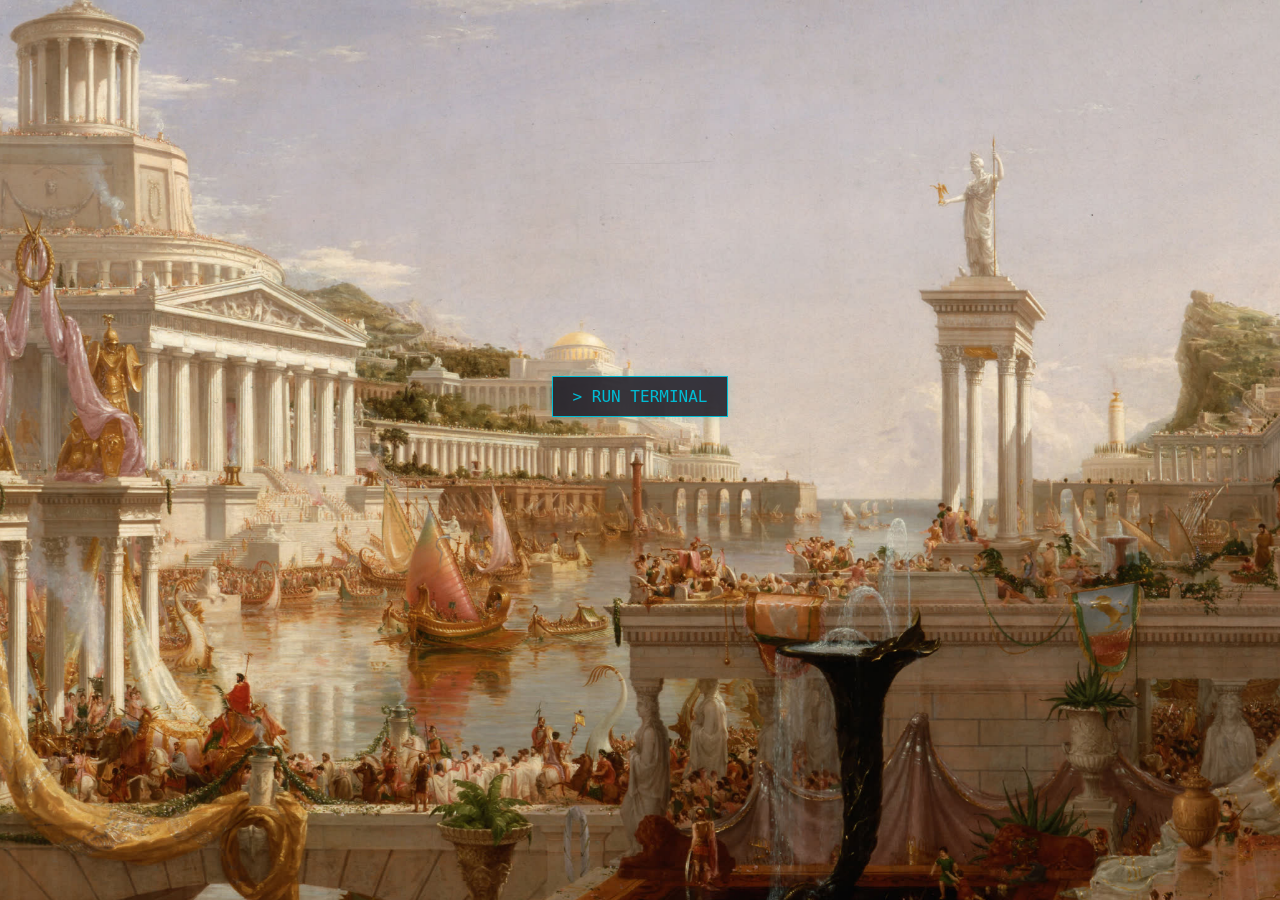
<file: index.html>
<!DOCTYPE html>
<html lang="it">
<head>
    <meta charset="UTF-8">
    <meta name="viewport" content="width=device-width, initial-scale=1.0">
    <title>Michael Francazzi | Architetto Digitale</title>
    <meta name="description" content="Portfolio di Michael Francazzi, Full Stack Developer e Architetto Digitale. Esplora i miei progetti, la mia filosofia di design e il mio diario tecnico.">
    <meta name="theme-color" content="#bb9af7">
    <link rel="manifest" href="manifest.json">
    <link href="https://fonts.googleapis.com/css2?family=Inter:wght@300;400;700;900&family=Roboto+Mono:wght@300;400;500;700&display=swap" rel="stylesheet">
    <link href="https://db.onlinewebfonts.com/c/d7a74ed36ff0603a3e41b6da32c47f03?family=Ndot+57+Aligned" rel="stylesheet">
    <style>
        :root {
            /* Tokyo Night Theme Colors */
            --bg: #1a1b26;
            --bg-dark: #16161e;
            --fg: #a9b1d6;
            --selection: #33467c;
            --comment: #565f89;
            --cyan: #7dcfff;
            --blue: #7aa2f7;
            --green: #9ece6a;
            --orange: #ff9e64;
            --pink: #ff007c;
            --purple: #bb9af7;
            --red: #f7768e;
            --yellow: #e0af68;
            
            --accent: var(--purple);
            --text-main: var(--fg);
            --text-dim: var(--comment);
            --font-nothing: 'Ndot 57 Aligned', monospace;
            --font-main: 'Roboto Mono', monospace;
        }

        * {
            box-sizing: border-box;
        }

        /* Custom Scrollbar */
        ::-webkit-scrollbar {
            width: 8px;
            height: 8px;
        }
        ::-webkit-scrollbar-track {
            background: var(--bg);
        }
        ::-webkit-scrollbar-thumb {
            background: var(--comment);
            border-radius: 4px;
        }
        ::-webkit-scrollbar-thumb:hover {
            background: var(--accent);
        }

        body {
            margin: 0;
            padding: 2rem 20px;
            background-color: #0a0a0f;
            font-family: var(--font-main);
            color: var(--text-main);
            line-height: 1.6;
            overflow-x: hidden;
            display: flex;
            align-items: flex-start;
            justify-content: center;
            min-height: 100vh;
            position: relative;
        }

        /* Parallax Background Layer */
        .parallax-bg {
            position: fixed;
            top: -10%;
            left: -10%;
            width: 120%;
            height: 120%;
            background-image: url('assets/images/background.jpg');
            background-size: cover;
            background-position: center;
            z-index: -1;
            will-change: transform;
            pointer-events: none;
            transition: transform 0.1s ease-out;
        }

        .loading-screen {
            display: flex;
            flex-direction: column;
            align-items: center;
            justify-content: center;
            text-align: center;
            animation: fadeIn 1s ease-out;
            height: 80vh;
            width: 100%;
        }

        .loading-screen .ascii-art {
            max-width: 90%;
        }

        @keyframes fadeIn {
            0% { opacity: 0; }
            100% { opacity: 1; }
        }

        .terminal-window {
            width: 100%;
            max-width: 1200px;
            background: rgba(26, 27, 38, 0.9);
            backdrop-filter: blur(12px);
            -webkit-backdrop-filter: blur(12px);
            border: 1px solid rgba(122, 162, 247, 0.2);
            border-radius: 10px;
            box-shadow: 0 25px 50px rgba(0, 0, 0, 0.6);
            overflow: hidden;
            animation: terminalOpen 0.6s cubic-bezier(0.34, 1.56, 0.64, 1);
            display: none;
            flex-shrink: 0;
            position: relative;
        }

        @keyframes terminalOpen {
            0% { opacity: 0; transform: scale(0.9) translateY(40px); }
            100% { opacity: 1; transform: scale(1) translateY(0); }
        }

        .title-bar {
            background: rgba(22, 22, 30, 0.8);
            padding: 12px 18px;
            display: flex;
            align-items: center;
            justify-content: space-between;
            border-bottom: 1px solid rgba(122, 162, 247, 0.1);
            position: relative;
        }

        .window-controls {
            display: flex;
            gap: 8px;
            z-index: 2;
        }

        .control {
            width: 12px;
            height: 12px;
            border-radius: 50%;
        }

        .close { background: var(--red); }
        .minimize { background: var(--yellow); }
        .maximize { background: var(--green); }

        .terminal-title {
            font-family: var(--font-main);
            font-size: clamp(0.7rem, 2vw, 0.85rem);
            color: var(--blue);
            letter-spacing: 0.5px;
            text-transform: lowercase;
            opacity: 0.8;
            white-space: nowrap;
            overflow: hidden;
            text-overflow: ellipsis;
            position: absolute;
            left: 50%;
            transform: translateX(-50%);
            width: fit-content;
            max-width: 60%;
            text-align: center;
            pointer-events: none;
        }

        #skip-btn {
            font-family: var(--font-main);
            font-size: 0.65rem;
            color: var(--comment);
            cursor: pointer;
            padding: 2px 6px;
            border: 1px solid var(--comment);
            border-radius: 4px;
            transition: all 0.2s ease;
            display: none;
            vertical-align: middle;
            text-transform: uppercase;
            letter-spacing: 1px;
            background: rgba(22, 22, 30, 0.4);
        }

        #skip-btn:hover {
            color: var(--yellow);
            border-color: var(--yellow);
            box-shadow: 0 0 8px rgba(224, 175, 104, 0.3);
            background: rgba(224, 175, 104, 0.1);
        }

        .container {
            padding: 2rem 2rem 0.5rem 2rem;
            text-align: left;
        }

        @media (max-width: 600px) {
            .container { padding: 1.5rem 10px 0.5rem 10px; }
        }

        .terminal-nav {
            margin: 0.5rem auto 1.5rem auto;
            display: flex;
            gap: clamp(0.5rem, 3vw, 1.2rem);
            justify-content: center;
            flex-wrap: wrap;
            font-family: var(--font-nothing);
            width: 95%;
            max-width: 750px;
        }

        .nav-item {
            cursor: pointer;
            color: var(--comment);
            transition: all 0.2s ease;
            user-select: none;
            font-size: clamp(0.7rem, 2.5vw, 1rem);
        }

        .nav-item:hover {
            color: var(--cyan);
            text-shadow: 0 0 12px var(--cyan);
        }

        .nav-item.active {
            color: var(--pink);
            font-weight: bold;
            text-shadow: 0 0 10px rgba(255, 0, 124, 0.4);
        }

        .view {
            display: none;
            padding-bottom: 10px;
        }

        .view.active {
            display: block;
        }

        .view *:last-child {
            margin-bottom: 0 !important;
        }

        .ascii-art {
            font-family: 'Roboto Mono', monospace;
            font-size: clamp(4px, 1.4vw, 2rem); 
            line-height: 1.1;
            color: var(--cyan);
            margin: 0 auto 1.5rem auto;
            padding: 0;
            white-space: pre;
            display: table;
            pointer-events: none;
            user-select: none;
            text-align: center;
            font-weight: bold;
            font-style: italic;
            position: relative;
        }

        @media (max-width: 800px) { .ascii-art { font-size: 1.6vw; } }
        @media (max-width: 500px) { .ascii-art { font-size: 2.2vw; } }

        header { margin-bottom: 1.5rem; }

        h2 {
            font-family: 'Ndot 57 Aligned', 'Inter', monospace !important;
            font-size: clamp(1.2rem, 5vw, 2rem);
            color: var(--green);
            text-transform: uppercase;
            letter-spacing: 0.1em;
            margin-bottom: 0.5rem;
            position: relative;
            display: flex;
            align-items: center;
            gap: 15px;
        }

        .typing::after {
            content: '▊';
            margin-left: 4px;
            animation: blink 0.7s step-end infinite;
            color: var(--accent);
        }

        .typewriter-text {
            display: none;
            font-family: inherit;
            position: relative;
            padding-left: 1.2rem;
            margin-bottom: 0.2rem;
        }

        .typewriter-text.active { display: block; }

        @media (max-width: 600px) { .typewriter-text { padding-left: 0.8rem; } }

        .typewriter-text::before {
            content: '>';
            position: absolute;
            bottom: 0;
            left: 0;
            color: var(--green);
            font-weight: bold;
            visibility: hidden;
        }

        .typewriter-text.typing::before { visibility: visible; }

        @keyframes blink {
            from, to { opacity: 1; }
            50% { opacity: 0; }
        }

        .btn-huge {
            display: table;
            font-family: var(--font-nothing);
            font-size: 1rem;
            color: var(--btn-color, var(--orange));
            text-decoration: none;
            border: 1px solid var(--btn-color, var(--orange));
            padding: 10px 20px;
            margin: 0.5rem auto 1.5rem auto;
            transition: all 0.3s ease;
            box-shadow: 0 0 10px var(--btn-glow, rgba(255, 158, 100, 0.2));
        }
        .btn-huge:hover {
            background: var(--btn-color, var(--orange));
            color: var(--bg-dark);
            box-shadow: 0 0 20px var(--btn-color, var(--orange));
        }

        #run-button {
            display: table;
            font-family: var(--font-nothing);
            font-size: 1rem;
            color: #00bcd4;
            text-decoration: none;
            border: 1px solid #00bcd4;
            padding: 10px 20px;
            margin: 2rem auto 1.5rem auto;
            transition: all 0.3s ease;
            box-shadow: 0 0 10px rgba(0, 188, 212, 0.2);
            background: rgba(26, 27, 38, 0.85);
            backdrop-filter: blur(12px);
            -webkit-backdrop-filter: blur(12px);
            cursor: pointer;
        }

        #run-button:hover {
            background: #00bcd4;
            color: var(--bg-dark);
            box-shadow: 0 0 20px #00bcd4;
        }

        .cli-prompt-area {
            margin-top: 1.5rem;
            display: none;
            align-items: center;
            gap: 8px;
            font-family: var(--font-main);
            font-size: 0.9rem;
        }

        .cli-prompt-area.active {
            display: flex;
        }

        .cli-label {
            color: var(--cyan);
            white-space: nowrap;
            font-weight: bold;
        }

        .cli-input {
            background: transparent;
            border: none;
            outline: none;
            color: var(--fg);
            font-family: inherit;
            font-size: inherit;
            flex-grow: 1;
            padding: 0;
            margin: 0;
        }

        .repo-item {
            margin-bottom: 1.5rem;
            border-left: 2px solid var(--comment);
            padding-left: 1rem;
        }
        .repo-header {
            display: flex;
            justify-content: space-between;
            align-items: baseline;
            margin-bottom: 0.2rem;
        }
        .repo-name {
            color: var(--orange);
            font-weight: bold;
            text-decoration: none;
        }
        .repo-name:hover {
            text-decoration: underline;
        }
        .repo-meta {
            font-size: 0.8rem;
            color: var(--comment);
        }

        @media (max-width: 600px) {
            body { padding-left: 1rem; padding-right: 1rem; }
            .container { padding: 1.5rem; }
        }
    </style>
</head>
<body>
    <!-- Parallax Background Layer -->
    <div id="parallax-bg" class="parallax-bg"></div>

    <div id="loading-screen" class="loading-screen">
        <div class="start-button-container">
            <button id="run-button"> > RUN TERMINAL</button>
        </div>
    </div>

    <div class="terminal-window" id="main-terminal">
        <div class="title-bar">
            <div class="window-controls">
                <div class="control close"></div>
                <div class="control minimize"></div>
                <div class="control maximize"></div>
            </div>
            <div class="terminal-title">michelio@michaelfrancazzi.com: ~</div>
        </div>
        
        <div class="container">
            <div id="skip-btn" onclick="skipCurrentAnimation()">[ SKIP ]</div>
            <header>
                <pre class="ascii-art" role="img" aria-label="Logo Michael Francazzi">
     __  ___ _       __                __
    /  |/  /(_)____ / /_   ___ _ __   / / 
   / /|_/ / / / __// __ \/ __ `/ _ \ / /  
  / /  / / / / /__/ / / / /_/ /  __// /   
 /_/  /_/ /_/\t___/_/ /_/\t__,_/\t___//_/    
                                           
     ______                                        _
    / ____/____ ___ _ ___  _____ ___ _ ________   (_)
   / /_  / ___/ __ `/ __ \/ ___/ __ `//_  /_  /  / /
  / __/ / /  / /_/ / / / / /__/ /_/ / / /_ / /  / /  
 /_/   /_/   \t__,_/_/ /_/\t___/\t__,_/ /___//___//_/   
                </pre>
                <div style="display: flex; gap: 1rem; justify-content: center; align-items: center; margin-bottom: 1.5rem; flex-wrap: wrap;">
                    <a href="mailto:michael.francazzi@gmail.com" class="btn-huge" style="margin: 0; --btn-color: var(--red);">
                        <svg style="width: 16px; height: 16px; vertical-align: middle; margin-right: 8px; fill: currentColor;" viewBox="0 0 24 24"><path d="M20 4H4c-1.1 0-1.99.9-1.99 2L2 18c0 1.1.9 2 2 2h16c1.1 0 2-.9 2-2V6c0-1.1-.9-2-2-2zm0 4l-8 5-8-5V6l8 5 8-5v2z"/></svg>mail
                    </a>
                    <a href="https://github.com/MikeFrank99" target="_blank" class="btn-huge" style="margin: 0; font-size: 0.85rem; --btn-color: var(--comment); color: var(--fg); border-color: var(--comment);">
                        <svg style="width: 16px; height: 16px; vertical-align: middle; margin-right: 8px; fill: currentColor;" viewBox="0 0 24 24"><path d="M12 2A10 10 0 0 0 2 12c0 4.42 2.87 8.17 6.84 9.5.5.08.66-.23.66-.5v-1.69c-2.77.6-3.36-1.34-3.36-1.34-.46-1.16-1.11-1.47-1.11-1.47-.91-.62.07-.6.07-.6 1 .07 1.53 1.03 1.53 1.03.87 1.52 2.34 1.07 2.91.83.09-.65.35-1.09.63-1.34-2.22-.25-4.55-1.11-4.55-4.92 0-1.11.38-2 1.03-2.71-.1-.25-.45-1.29.1-2.64 0 0 .84-.27 2.75 1.02.79-.22 1.63-.33 2.47-.33.83 0 1.67.11 2.47.33 1.91-1.29 2.75-1.02 2.75-1.02.55 1.35.2 2.39.1 2.64.65.71 1.03 1.6 1.03 2.71 0 3.82-2.34 4.66-4.57 4.91.36.31.69.92.69 1.85V21c0 .27.16.59.67.5C19.14 20.16 22 16.42 22 12A10 10 0 0 0 12 2z"/></svg>github
                    </a>
                    <a href="https://t.me/michelio_0" target="_blank" class="btn-huge" style="margin: 0; font-size: 0.85rem; --btn-color: var(--cyan);">
                        <svg style="width: 16px; height: 16px; vertical-align: middle; margin-right: 8px; fill: currentColor;" viewBox="0 0 24 24"><path d="M9.78 18.65l.28-4.23 7.68-6.92c.34-.31-.07-.46-.52-.19L7.74 13.3 3.64 12c-.88-.28-.89-.88.18-1.3l16.03-6.18c.74-.27 1.39.18 1.12 1.15l-2.73 12.87c-.2.98-.78 1.22-1.6.76l-4.14-3.05-2 1.93c-.22.22-.4.4-.82.4z"/></svg>telegram
                    </a>
                </div>

                <nav class="terminal-nav">
                    <span class="nav-item active" onclick="switchView('about_me')">[ ~/about_me ]</span>
                    <span class="nav-item" onclick="switchView('business')">[ ~/business ]</span>
                    <span class="nav-item" onclick="switchView('hobbies')">[ ~/hobbies ]</span>
                    <span class="nav-item" onclick="switchView('projects')">[ ~/projects ]</span>
                </nav>
            </header>

            <div id="view-about_me" class="view active">
                <h2>Ciao, sono Michael</h2>
                <p class="typewriter-text">In giro per il web mi trovi come <strong>michelio</strong>. Ho messo in piedi questo sito un po' per gioco e un po' perché volevo sperimentare con un'estetica diversa dal solito (sì, mi piacciono i terminali che luccicano).</p>
                <p class="typewriter-text">Mi diverto a smanettare con il software, ma non disdegno affatto l'hardware. Mi piace l'idea di costruire strumenti che funzionino bene e che abbiano quel tocco "cyberpunk" che non guasta mai.</p>
                <p class="typewriter-text">Se vuoi dare un'occhiata a quello che combino o semplicemente scrivermi, trovi i link qui sopra.</p>
            </div>

            <div id="view-business" class="view">
                <h2>Cosa faccio per vivere</h2>
                <p class="typewriter-text">Di giorno mi occupo di energia ed efficientamento energetico. È un mondo che sembra noioso, ma in realtà è pieno di dati da analizzare e processi da ottimizzare.</p>
                <p class="typewriter-text">Faccio parte di <strong>Smarthub Utility</strong>, un collettivo dove cerchiamo di rendere le aziende un po' più intelligenti (o almeno più automatizzate). In pratica, scrivo software personalizzato per risolvere problemi reali, quelli che fanno perdere tempo e pazienza ai dipendenti.</p>
                <p class="typewriter-text">L'obiettivo è sempre lo stesso: togliere il lavoro ripetitivo agli umani e lasciarlo fare alle macchine.</p>
            </div>

            <div id="view-hobbies" class="view">
                <h2>Side Quests</h2>
                <p class="typewriter-text">Fondamentmente sono un tipo curioso. Studio informatica da autodidatta, il che significa che passo un sacco di tempo a cercare di capire perché il mio codice non compila (e poi a esultare quando finalmente lo fa).</p>
                <p class="typewriter-text">Quando stacco dal monitor, mi piace creare oggetti fisici, sperimentare col fai-da-te o perdermi in una sessione di <strong>Dungeons & Dragons</strong> con gli amici. C'è qualcosa di catartico nel lanciare un dado da 20 dopo una giornata passata a debuggare script.</p>
                <p class="typewriter-text">In generale, mi piace tutto ciò che richiede un po' di inventiva e di strategia.</p>
            </div>

            <div id="view-projects" class="view">
                <h2>Progetti GitHub</h2>
                <div id="github-projects-container">
                    <p class="typewriter-text">Caricamento progetti da GitHub in corso...</p>
                </div>
            </div>

            <div class="cli-prompt-area" id="cli-area">
                <span class="cli-label">michelio@michaelfrancazzi.com: <span id="cli-path">~/about_me</span> $</span>
                <input type="text" class="cli-input" id="terminal-input" spellcheck="false" autocomplete="off">
            </div>
        </div>
    </div>

    <script>
        let audioCtx;
        let keySoundBuffer;

        async function initAudio() {
            if (audioCtx && audioCtx.state !== 'closed') {
                if (audioCtx.state === 'suspended') await audioCtx.resume();
                return;
            }
            audioCtx = new (window.AudioContext || window.webkitAudioContext)();
            await loadSound();
            if (audioCtx.state === 'suspended') await audioCtx.resume();
        }

        async function loadSound() {
            try {
                const response = await fetch('assets/audio/keypress.mp3'); 
                if (!response.ok) throw new Error(`Failed to fetch audio: ${response.statusText}`);
                const data = await response.arrayBuffer();
                keySoundBuffer = await audioCtx.decodeAudioData(data);
            } catch (e) {
                console.error('Audio load error:', e);
            }
        }

        function playKeySound() {
            if (!audioCtx || !keySoundBuffer) return;
            try {
                const source = audioCtx.createBufferSource();
                source.buffer = keySoundBuffer;
                const gainNode = audioCtx.createGain();
                gainNode.gain.value = 0.001;
                source.playbackRate.value = 0.9 + Math.random() * 0.2;
                source.connect(gainNode);
                gainNode.connect(audioCtx.destination);
                source.start(0);
            } catch (e) {
                console.error('Error playing sound:', e);
            }
        }

        const parallaxBg = document.getElementById('parallax-bg');
        
        window.addEventListener('scroll', () => {
            const scrolled = window.pageYOffset;
            parallaxBg.style.transform = `translateY(${scrolled * 0.4}px)`;
        });

        document.body.addEventListener('mousemove', (e) => {
            const x = (window.innerWidth / 2 - e.pageX) / 60;
            const y = (window.innerHeight / 2 - e.pageY) / 60;
            const scrolled = window.pageYOffset;
            parallaxBg.style.transform = `translateX(${x}px) translateY(${scrolled * 0.4 + y}px)`;
        });

        document.body.addEventListener('keydown', async (e) => {
            if (e.key === 'Escape') {
                skipCurrentAnimation();
                return;
            }

            if (document.getElementById('main-terminal').style.display !== 'none') {
                await initAudio();
                if (!['Shift', 'Control', 'Alt', 'Meta'].includes(e.key)) playKeySound();
            }
        });

        const randomChars = "abcdefghijklmnopqrstuvwxyz";
        let typingAbortController = new AbortController();
        
        let terminalState = JSON.parse(sessionStorage.getItem('terminalState')) || {};

        function saveProgress(viewId, elementIndex, charIndex, isComplete = false) {
            terminalState[viewId] = { elementIndex, charIndex, isComplete };
            sessionStorage.setItem('terminalState', JSON.stringify(terminalState));
        }

        window.addEventListener('beforeunload', () => {
            sessionStorage.removeItem('terminalState');
        });

        function initTypewriterElements() {
            document.querySelectorAll('.view .typewriter-text').forEach(el => {
                if (!el.getAttribute('data-text')) el.setAttribute('data-text', el.textContent.trim());
                el.textContent = '';
            });
        }
        initTypewriterElements();

        async function typeSentence(element, signal, startIndex = 0, viewId, elementIndex) {
            const text = element.getAttribute('data-text');
            if (!text) return true;
            
            element.classList.add('active', 'typing');
            if (startIndex === 0) element.textContent = '';
            else element.textContent = text.substring(0, startIndex);

            let i = startIndex;
            while (i < text.length) {
                if (signal.aborted) {
                    if (!signal.skip) saveProgress(viewId, elementIndex, i);
                    element.classList.remove('typing');
                    return false;
                }
                if (Math.random() < 0.005 && i > 0 && i < text.length - 1) {
                    const typoChar = randomChars.charAt(Math.floor(Math.random() * randomChars.length));
                    element.textContent += typoChar;
                    playKeySound();
                    await new Promise(resolve => setTimeout(resolve, 80 + Math.random() * 120));
                    if (signal.aborted) {
                        if (!signal.skip) saveProgress(viewId, elementIndex, i);
                        return false;
                    }
                    await new Promise(resolve => setTimeout(resolve, 150 + Math.random() * 150));
                    element.textContent = element.textContent.slice(0, -1);
                    playKeySound();
                    await new Promise(resolve => setTimeout(resolve, 60 + Math.random() * 60));
                }
                if (signal.aborted) {
                    if (!signal.skip) saveProgress(viewId, elementIndex, i);
                    return false;
                }
                element.textContent += text.charAt(i);
                playKeySound();
                await new Promise(resolve => setTimeout(resolve, 40 + Math.random() * 60));
                i++;
            }
            element.classList.remove('typing');
            return true;
        }

        async function runTypewriter(container, signal, viewId) {
            const state = terminalState[viewId] || { elementIndex: 0, charIndex: 0, isComplete: false };
            const elements = Array.from(container.querySelectorAll('.typewriter-text'));
            
            document.getElementById('cli-area').classList.remove('active');
            
            const header = container.querySelector('h2');
            const skipBtn = document.getElementById('skip-btn');
            if (header && skipBtn) {
                header.appendChild(skipBtn);
                skipBtn.style.display = 'inline-block';
            }

            elements.forEach((el, i) => {
                if (i < state.elementIndex) {
                    el.textContent = el.getAttribute('data-text');
                    el.classList.add('active');
                    el.classList.remove('typing');
                } else if (i === state.elementIndex) {
                    const fullText = el.getAttribute('data-text');
                    el.textContent = fullText ? fullText.substring(0, state.charIndex) : '';
                    el.classList.add('active', 'typing');
                } else {
                    el.textContent = '';
                    el.classList.remove('active', 'typing');
                }
            });

            if (elements.length > 0 && state.elementIndex < elements.length) {
                await new Promise(resolve => {
                    const timer = setTimeout(resolve, 1000);
                    signal.addEventListener('abort', () => clearTimeout(timer));
                });
            }
            if (signal.aborted) return;

            for (let i = state.elementIndex; i < elements.length; i++) {
                if (signal.aborted) break;
                const charStart = (i === state.elementIndex) ? state.charIndex : 0;
                const completed = await typeSentence(elements[i], signal, charStart, viewId, i);
                if (!completed) return;
                
                if (i < elements.length - 1) {
                    saveProgress(viewId, i + 1, 0);
                } else {
                    saveProgress(viewId, elements.length, 0, true);
                }
            }

            if (!signal.aborted) {
                const cliArea = document.getElementById('cli-area');
                cliArea.classList.add('active');
                if (skipBtn) skipBtn.style.display = 'none';
            }
        }

        function skipCurrentAnimation() {
            const activeView = document.querySelector('.view.active');
            if (!activeView) return;
            
            const viewId = activeView.id.replace('view-', '');
            const state = terminalState[viewId];
            
            if (!state || !state.isComplete) {
                if (typingAbortController.signal) typingAbortController.signal.skip = true;
                typingAbortController.abort();
                
                const elements = activeView.querySelectorAll('.typewriter-text');
                elements.forEach(el => {
                    el.textContent = el.getAttribute('data-text');
                    el.classList.add('active');
                    el.classList.remove('typing');
                });
                
                saveProgress(viewId, elements.length, 0, true);
                const cliArea = document.getElementById('cli-area');
                cliArea.classList.add('active');
                document.getElementById('skip-btn').style.display = 'none';
            }
        }

        async function fetchGitHubRepos() {
            const container = document.getElementById('github-projects-container');
            try {
                const response = await fetch('https://api.github.com/users/MikeFrank99/repos?sort=updated&per_page=5');
                if (!response.ok) throw new Error('GitHub API error');
                const repos = await response.json();
                
                let html = '';
                repos.forEach(repo => {
                    html += `
                        <div class="repo-item">
                            <div class="repo-header">
                                <a href="${repo.html_url}" target="_blank" class="repo-name">${repo.name}</a>
                                <span class="repo-meta">${repo.language || ''} ★${repo.stargazers_count}</span>
                            </div>
                            <p class="typewriter-text">${repo.description || 'Nessuna descrizione disponibile.'}</p>
                        </div>
                    `;
                });
                container.innerHTML = html;
                initTypewriterElements();
            } catch (e) {
                container.innerHTML = '<p class="typewriter-text">Errore durante il caricamento dei progetti. Riprova più tardi.</p>';
                initTypewriterElements();
            }
        }

        let githubFetched = false;

        function switchView(viewId) {
            typingAbortController.abort();

            document.querySelectorAll('.nav-item').forEach(item => {
                item.classList.remove('active');
                if (item.getAttribute('onclick') && item.getAttribute('onclick').includes(`'${viewId}'`)) item.classList.add('active');
            });
            document.querySelectorAll('.view').forEach(view => view.classList.remove('active'));
            const activeView = document.getElementById(`view-${viewId}`);
            if (activeView) {
                activeView.classList.add('active');
                document.querySelector('.terminal-title').textContent = `michelio@michaelfrancazzi.com: ~/${viewId}`;
                document.getElementById('cli-path').textContent = `~/${viewId}`;
                document.getElementById('terminal-input').value = '';
            }

            const executeViewLogic = () => {
                const state = terminalState[viewId];
                if (state && state.isComplete) {
                    activeView.querySelectorAll('.typewriter-text').forEach(el => {
                        el.textContent = el.getAttribute('data-text');
                        el.classList.add('active');
                        el.classList.remove('typing');
                    });
                    document.getElementById('cli-area').classList.add('active');
                    document.getElementById('skip-btn').style.display = 'none';
                } else {
                    typingAbortController = new AbortController();
                    runTypewriter(activeView, typingAbortController.signal, viewId);
                }
            };

            if (viewId === 'projects' && !githubFetched) {
                githubFetched = true;
                fetchGitHubRepos().then(executeViewLogic);
            } else {
                executeViewLogic();
            }
        }

        async function initApp() {
            const loadingScreen = document.getElementById('loading-screen');
            const mainTerminal = document.getElementById('main-terminal');
            const runButton = document.getElementById('run-button');
            const closeButton = document.querySelector('.control.close');
            const terminalInput = document.getElementById('terminal-input');

            loadingScreen.style.display = 'flex';

            runButton.addEventListener('click', async () => {
                await initAudio();
                loadingScreen.style.display = 'none';
                mainTerminal.style.display = 'block';
                switchView('about_me');
            });

            closeButton.addEventListener('click', () => {
                typingAbortController.abort();
                mainTerminal.style.display = 'none';
                loadingScreen.style.display = 'flex';
                
                sessionStorage.removeItem('terminalState');
                terminalState = {};
                githubFetched = false;
                document.querySelectorAll('.view .typewriter-text').forEach(el => {
                    el.textContent = '';
                    el.classList.remove('active', 'typing');
                });
                document.getElementById('cli-area').classList.remove('active');
                document.getElementById('skip-btn').style.display = 'none';
            });

            terminalInput.addEventListener('keydown', (e) => {
                if (e.key === 'Enter') {
                    const cmd = terminalInput.value.trim().toLowerCase();
                    terminalInput.value = '';

                    if (cmd === 'help') {
                        alert('Comandi disponibili: ls, cd [scheda], clear, help, whoami\nSchede: about_me, business, hobbies, projects');
                    } else if (cmd === 'ls') {
                        alert('Direttori:\nabout_me/\nbusiness/\nhobbies/\nprojects/');
                    } else if (cmd.startsWith('cd ')) {
                        const target = cmd.split(' ')[1];
                        const validViews = ['about_me', 'business', 'hobbies', 'projects'];
                        if (validViews.includes(target)) {
                            switchView(target);
                        } else {
                            alert(`bash: cd: ${target}: Nessun file o directory esistente`);
                        }
                    } else if (cmd === 'clear') {
                        sessionStorage.removeItem('terminalState');
                        terminalState = {};
                        location.reload();
                    } else if (cmd === 'whoami') {
                        alert('michelio - Digital Architect & Automation Specialist');
                    } else if (cmd !== '') {
                        alert(`bash: ${cmd}: comando non trovato`);
                    }
                }
            });

            document.addEventListener('visibilitychange', () => {
                if (audioCtx) {
                    if (document.hidden) audioCtx.suspend();
                    else audioCtx.resume();
                }
            });
        }

        if (document.readyState === 'loading') document.addEventListener('DOMContentLoaded', initApp);
        else initApp();

        if ('serviceWorker' in navigator) {
            window.addEventListener('load', () => {
                navigator.serviceWorker.register('./sw.js').then(registration => {
                    console.log('SW registered:', registration);
                }).catch(error => {
                    console.log('SW registration failed:', error);
                });
            });
        }
    </script>
</body>
</html>
</file>
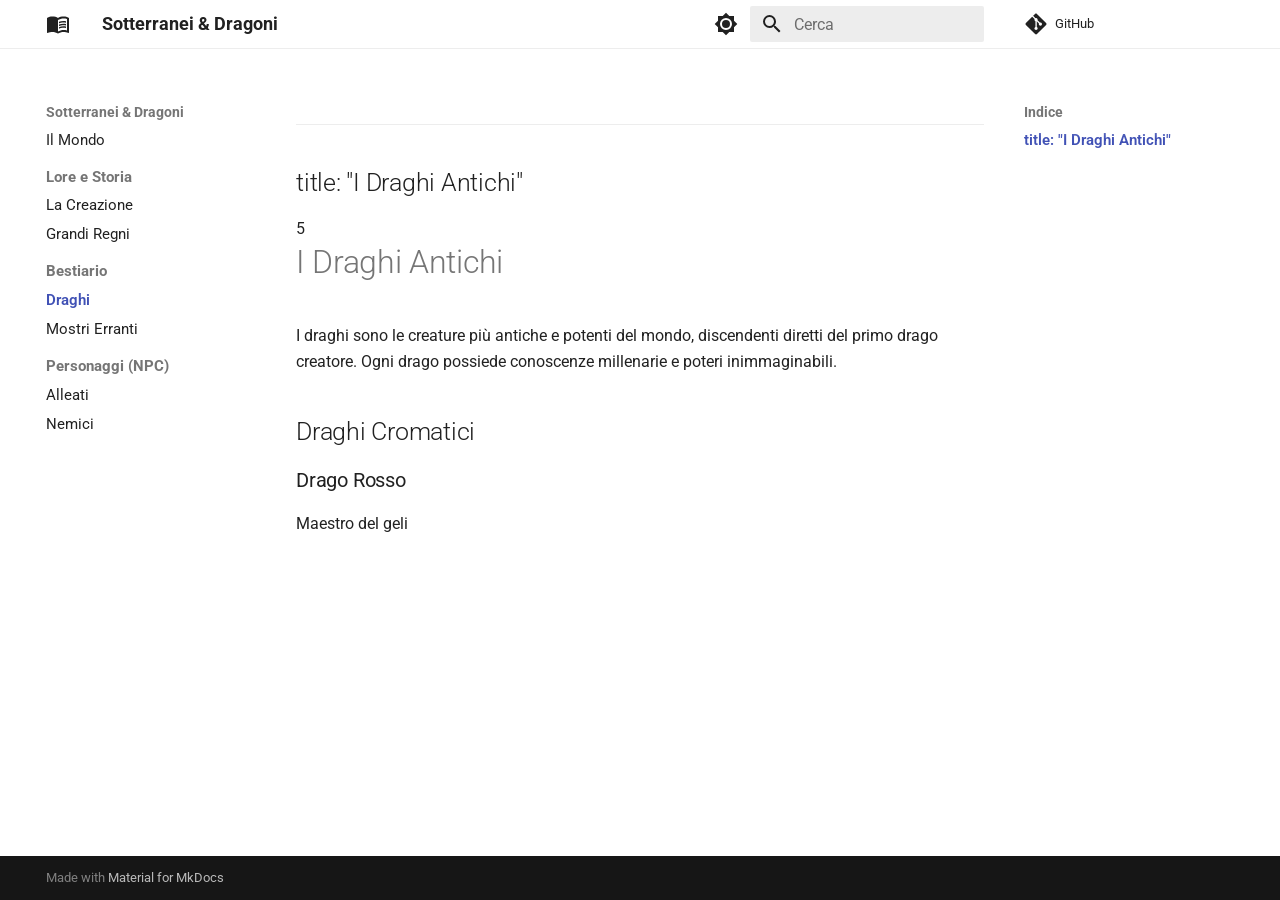
<file: creature/draghi/index.html>
<!doctype html>
<html lang="it" class="no-js">
  <head>
    
      <meta charset="utf-8">
      <meta name="viewport" content="width=device-width,initial-scale=1">
      
      
      
        <link rel="canonical" href="https://dnd.michaelfrancazzi.com/creature/draghi/">
      
      
        <link rel="prev" href="../../storia/regni/">
      
      
        <link rel="next" href="../mostri/">
      
      
        
      
      
      <link rel="icon" href="../../assets/images/favicon.png">
      <meta name="generator" content="mkdocs-1.6.1, mkdocs-material-9.7.1">
    
    
      
        <title>Draghi - Sotterranei & Dragoni</title>
      
    
    
      <link rel="stylesheet" href="../../assets/stylesheets/main.484c7ddc.min.css">
      
        
        <link rel="stylesheet" href="../../assets/stylesheets/palette.ab4e12ef.min.css">
      
      


    
    
      
    
    
      
        
        
        <link rel="preconnect" href="https://fonts.gstatic.com" crossorigin>
        <link rel="stylesheet" href="https://fonts.googleapis.com/css?family=Roboto:300,300i,400,400i,700,700i%7CRoboto+Mono:400,400i,700,700i&display=fallback">
        <style>:root{--md-text-font:"Roboto";--md-code-font:"Roboto Mono"}</style>
      
    
    
      <link rel="stylesheet" href="../../stylesheets/extra.css">
    
    <script>__md_scope=new URL("../..",location),__md_hash=e=>[...e].reduce(((e,_)=>(e<<5)-e+_.charCodeAt(0)),0),__md_get=(e,_=localStorage,t=__md_scope)=>JSON.parse(_.getItem(t.pathname+"."+e)),__md_set=(e,_,t=localStorage,a=__md_scope)=>{try{t.setItem(a.pathname+"."+e,JSON.stringify(_))}catch(e){}}</script>
    
      

    
    
  </head>
  
  
    
    
      
    
    
    
    
    <body dir="ltr" data-md-color-scheme="default" data-md-color-primary="white" data-md-color-accent="indigo">
  
    
    <input class="md-toggle" data-md-toggle="drawer" type="checkbox" id="__drawer" autocomplete="off">
    <input class="md-toggle" data-md-toggle="search" type="checkbox" id="__search" autocomplete="off">
    <label class="md-overlay" for="__drawer"></label>
    <div data-md-component="skip">
      
        
        <a href="#title-i-draghi-antichi" class="md-skip">
          Vai al contenuto
        </a>
      
    </div>
    <div data-md-component="announce">
      
    </div>
    
    
      

  

<header class="md-header md-header--shadow" data-md-component="header">
  <nav class="md-header__inner md-grid" aria-label="Intestazione">
    <a href="../.." title="Sotterranei &amp; Dragoni" class="md-header__button md-logo" aria-label="Sotterranei & Dragoni" data-md-component="logo">
      
  
  <svg xmlns="http://www.w3.org/2000/svg" viewBox="0 0 24 24"><path d="M12 21.5c-1.35-.85-3.8-1.5-5.5-1.5-1.65 0-3.35.3-4.75 1.05-.1.05-.15.05-.25.05-.25 0-.5-.25-.5-.5V6c.6-.45 1.25-.75 2-1 1.11-.35 2.33-.5 3.5-.5 1.95 0 4.05.4 5.5 1.5 1.45-1.1 3.55-1.5 5.5-1.5 1.17 0 2.39.15 3.5.5.75.25 1.4.55 2 1v14.6c0 .25-.25.5-.5.5-.1 0-.15 0-.25-.05-1.4-.75-3.1-1.05-4.75-1.05-1.7 0-4.15.65-5.5 1.5M12 8v11.5c1.35-.85 3.8-1.5 5.5-1.5 1.2 0 2.4.15 3.5.5V7c-1.1-.35-2.3-.5-3.5-.5-1.7 0-4.15.65-5.5 1.5m1 3.5c1.11-.68 2.6-1 4.5-1 .91 0 1.76.09 2.5.28V9.23c-.87-.15-1.71-.23-2.5-.23q-2.655 0-4.5.84zm4.5.17c-1.71 0-3.21.26-4.5.79v1.69c1.11-.65 2.6-.99 4.5-.99 1.04 0 1.88.08 2.5.24v-1.5c-.87-.16-1.71-.23-2.5-.23m2.5 2.9c-.87-.16-1.71-.24-2.5-.24-1.83 0-3.33.27-4.5.8v1.69c1.11-.66 2.6-.99 4.5-.99 1.04 0 1.88.08 2.5.24z"/></svg>

    </a>
    <label class="md-header__button md-icon" for="__drawer">
      
      <svg xmlns="http://www.w3.org/2000/svg" viewBox="0 0 24 24"><path d="M3 6h18v2H3zm0 5h18v2H3zm0 5h18v2H3z"/></svg>
    </label>
    <div class="md-header__title" data-md-component="header-title">
      <div class="md-header__ellipsis">
        <div class="md-header__topic">
          <span class="md-ellipsis">
            Sotterranei & Dragoni
          </span>
        </div>
        <div class="md-header__topic" data-md-component="header-topic">
          <span class="md-ellipsis">
            
              Draghi
            
          </span>
        </div>
      </div>
    </div>
    
      
        <form class="md-header__option" data-md-component="palette">
  
    
    
    
    <input class="md-option" data-md-color-media="(prefers-color-scheme: light)" data-md-color-scheme="default" data-md-color-primary="white" data-md-color-accent="indigo"  aria-label="Switch to dark mode"  type="radio" name="__palette" id="__palette_0">
    
      <label class="md-header__button md-icon" title="Switch to dark mode" for="__palette_1" hidden>
        <svg xmlns="http://www.w3.org/2000/svg" viewBox="0 0 24 24"><path d="M12 8a4 4 0 0 0-4 4 4 4 0 0 0 4 4 4 4 0 0 0 4-4 4 4 0 0 0-4-4m0 10a6 6 0 0 1-6-6 6 6 0 0 1 6-6 6 6 0 0 1 6 6 6 6 0 0 1-6 6m8-9.31V4h-4.69L12 .69 8.69 4H4v4.69L.69 12 4 15.31V20h4.69L12 23.31 15.31 20H20v-4.69L23.31 12z"/></svg>
      </label>
    
  
    
    
    
    <input class="md-option" data-md-color-media="(prefers-color-scheme: dark)" data-md-color-scheme="slate" data-md-color-primary="black" data-md-color-accent="indigo"  aria-label="Switch to light mode"  type="radio" name="__palette" id="__palette_1">
    
      <label class="md-header__button md-icon" title="Switch to light mode" for="__palette_0" hidden>
        <svg xmlns="http://www.w3.org/2000/svg" viewBox="0 0 24 24"><path d="M12 18c-.89 0-1.74-.2-2.5-.55C11.56 16.5 13 14.42 13 12s-1.44-4.5-3.5-5.45C10.26 6.2 11.11 6 12 6a6 6 0 0 1 6 6 6 6 0 0 1-6 6m8-9.31V4h-4.69L12 .69 8.69 4H4v4.69L.69 12 4 15.31V20h4.69L12 23.31 15.31 20H20v-4.69L23.31 12z"/></svg>
      </label>
    
  
</form>
      
    
    
      <script>var palette=__md_get("__palette");if(palette&&palette.color){if("(prefers-color-scheme)"===palette.color.media){var media=matchMedia("(prefers-color-scheme: light)"),input=document.querySelector(media.matches?"[data-md-color-media='(prefers-color-scheme: light)']":"[data-md-color-media='(prefers-color-scheme: dark)']");palette.color.media=input.getAttribute("data-md-color-media"),palette.color.scheme=input.getAttribute("data-md-color-scheme"),palette.color.primary=input.getAttribute("data-md-color-primary"),palette.color.accent=input.getAttribute("data-md-color-accent")}for(var[key,value]of Object.entries(palette.color))document.body.setAttribute("data-md-color-"+key,value)}</script>
    
    
    
      
      
        <label class="md-header__button md-icon" for="__search">
          
          <svg xmlns="http://www.w3.org/2000/svg" viewBox="0 0 24 24"><path d="M9.5 3A6.5 6.5 0 0 1 16 9.5c0 1.61-.59 3.09-1.56 4.23l.27.27h.79l5 5-1.5 1.5-5-5v-.79l-.27-.27A6.52 6.52 0 0 1 9.5 16 6.5 6.5 0 0 1 3 9.5 6.5 6.5 0 0 1 9.5 3m0 2C7 5 5 7 5 9.5S7 14 9.5 14 14 12 14 9.5 12 5 9.5 5"/></svg>
        </label>
        <div class="md-search" data-md-component="search" role="dialog">
  <label class="md-search__overlay" for="__search"></label>
  <div class="md-search__inner" role="search">
    <form class="md-search__form" name="search">
      <input type="text" class="md-search__input" name="query" aria-label="Cerca" placeholder="Cerca" autocapitalize="off" autocorrect="off" autocomplete="off" spellcheck="false" data-md-component="search-query" required>
      <label class="md-search__icon md-icon" for="__search">
        
        <svg xmlns="http://www.w3.org/2000/svg" viewBox="0 0 24 24"><path d="M9.5 3A6.5 6.5 0 0 1 16 9.5c0 1.61-.59 3.09-1.56 4.23l.27.27h.79l5 5-1.5 1.5-5-5v-.79l-.27-.27A6.52 6.52 0 0 1 9.5 16 6.5 6.5 0 0 1 3 9.5 6.5 6.5 0 0 1 9.5 3m0 2C7 5 5 7 5 9.5S7 14 9.5 14 14 12 14 9.5 12 5 9.5 5"/></svg>
        
        <svg xmlns="http://www.w3.org/2000/svg" viewBox="0 0 24 24"><path d="M20 11v2H8l5.5 5.5-1.42 1.42L4.16 12l7.92-7.92L13.5 5.5 8 11z"/></svg>
      </label>
      <nav class="md-search__options" aria-label="Cerca">
        
        <button type="reset" class="md-search__icon md-icon" title="Cancella" aria-label="Cancella" tabindex="-1">
          
          <svg xmlns="http://www.w3.org/2000/svg" viewBox="0 0 24 24"><path d="M19 6.41 17.59 5 12 10.59 6.41 5 5 6.41 10.59 12 5 17.59 6.41 19 12 13.41 17.59 19 19 17.59 13.41 12z"/></svg>
        </button>
      </nav>
      
        <div class="md-search__suggest" data-md-component="search-suggest"></div>
      
    </form>
    <div class="md-search__output">
      <div class="md-search__scrollwrap" tabindex="0" data-md-scrollfix>
        <div class="md-search-result" data-md-component="search-result">
          <div class="md-search-result__meta">
            Inizializza la ricerca
          </div>
          <ol class="md-search-result__list" role="presentation"></ol>
        </div>
      </div>
    </div>
  </div>
</div>
      
    
    
      <div class="md-header__source">
        <a href="https://github.com/MikeFrank99/MikeFrank99.github.io" title="Apri repository" class="md-source" data-md-component="source">
  <div class="md-source__icon md-icon">
    
    <svg xmlns="http://www.w3.org/2000/svg" viewBox="0 0 448 512"><!--! Font Awesome Free 7.1.0 by @fontawesome - https://fontawesome.com License - https://fontawesome.com/license/free (Icons: CC BY 4.0, Fonts: SIL OFL 1.1, Code: MIT License) Copyright 2025 Fonticons, Inc.--><path d="M439.6 236.1 244 40.5c-5.4-5.5-12.8-8.5-20.4-8.5s-15 3-20.4 8.4L162.5 81l51.5 51.5c27.1-9.1 52.7 16.8 43.4 43.7l49.7 49.7c34.2-11.8 61.2 31 35.5 56.7-26.5 26.5-70.2-2.9-56-37.3L240.3 199v121.9c25.3 12.5 22.3 41.8 9.1 55-6.4 6.4-15.2 10.1-24.3 10.1s-17.8-3.6-24.3-10.1c-17.6-17.6-11.1-46.9 11.2-56v-123c-20.8-8.5-24.6-30.7-18.6-45L142.6 101 8.5 235.1C3 240.6 0 247.9 0 255.5s3 15 8.5 20.4l195.6 195.7c5.4 5.4 12.7 8.4 20.4 8.4s15-3 20.4-8.4l194.7-194.7c5.4-5.4 8.4-12.8 8.4-20.4s-3-15-8.4-20.4"/></svg>
  </div>
  <div class="md-source__repository">
    GitHub
  </div>
</a>
      </div>
    
  </nav>
  
</header>
    
    <div class="md-container" data-md-component="container">
      
      
        
          
        
      
      <main class="md-main" data-md-component="main">
        <div class="md-main__inner md-grid">
          
            
              
              <div class="md-sidebar md-sidebar--primary" data-md-component="sidebar" data-md-type="navigation" >
                <div class="md-sidebar__scrollwrap">
                  <div class="md-sidebar__inner">
                    



<nav class="md-nav md-nav--primary" aria-label="Navigazione" data-md-level="0">
  <label class="md-nav__title" for="__drawer">
    <a href="../.." title="Sotterranei &amp; Dragoni" class="md-nav__button md-logo" aria-label="Sotterranei & Dragoni" data-md-component="logo">
      
  
  <svg xmlns="http://www.w3.org/2000/svg" viewBox="0 0 24 24"><path d="M12 21.5c-1.35-.85-3.8-1.5-5.5-1.5-1.65 0-3.35.3-4.75 1.05-.1.05-.15.05-.25.05-.25 0-.5-.25-.5-.5V6c.6-.45 1.25-.75 2-1 1.11-.35 2.33-.5 3.5-.5 1.95 0 4.05.4 5.5 1.5 1.45-1.1 3.55-1.5 5.5-1.5 1.17 0 2.39.15 3.5.5.75.25 1.4.55 2 1v14.6c0 .25-.25.5-.5.5-.1 0-.15 0-.25-.05-1.4-.75-3.1-1.05-4.75-1.05-1.7 0-4.15.65-5.5 1.5M12 8v11.5c1.35-.85 3.8-1.5 5.5-1.5 1.2 0 2.4.15 3.5.5V7c-1.1-.35-2.3-.5-3.5-.5-1.7 0-4.15.65-5.5 1.5m1 3.5c1.11-.68 2.6-1 4.5-1 .91 0 1.76.09 2.5.28V9.23c-.87-.15-1.71-.23-2.5-.23q-2.655 0-4.5.84zm4.5.17c-1.71 0-3.21.26-4.5.79v1.69c1.11-.65 2.6-.99 4.5-.99 1.04 0 1.88.08 2.5.24v-1.5c-.87-.16-1.71-.23-2.5-.23m2.5 2.9c-.87-.16-1.71-.24-2.5-.24-1.83 0-3.33.27-4.5.8v1.69c1.11-.66 2.6-.99 4.5-.99 1.04 0 1.88.08 2.5.24z"/></svg>

    </a>
    Sotterranei & Dragoni
  </label>
  
    <div class="md-nav__source">
      <a href="https://github.com/MikeFrank99/MikeFrank99.github.io" title="Apri repository" class="md-source" data-md-component="source">
  <div class="md-source__icon md-icon">
    
    <svg xmlns="http://www.w3.org/2000/svg" viewBox="0 0 448 512"><!--! Font Awesome Free 7.1.0 by @fontawesome - https://fontawesome.com License - https://fontawesome.com/license/free (Icons: CC BY 4.0, Fonts: SIL OFL 1.1, Code: MIT License) Copyright 2025 Fonticons, Inc.--><path d="M439.6 236.1 244 40.5c-5.4-5.5-12.8-8.5-20.4-8.5s-15 3-20.4 8.4L162.5 81l51.5 51.5c27.1-9.1 52.7 16.8 43.4 43.7l49.7 49.7c34.2-11.8 61.2 31 35.5 56.7-26.5 26.5-70.2-2.9-56-37.3L240.3 199v121.9c25.3 12.5 22.3 41.8 9.1 55-6.4 6.4-15.2 10.1-24.3 10.1s-17.8-3.6-24.3-10.1c-17.6-17.6-11.1-46.9 11.2-56v-123c-20.8-8.5-24.6-30.7-18.6-45L142.6 101 8.5 235.1C3 240.6 0 247.9 0 255.5s3 15 8.5 20.4l195.6 195.7c5.4 5.4 12.7 8.4 20.4 8.4s15-3 20.4-8.4l194.7-194.7c5.4-5.4 8.4-12.8 8.4-20.4s-3-15-8.4-20.4"/></svg>
  </div>
  <div class="md-source__repository">
    GitHub
  </div>
</a>
    </div>
  
  <ul class="md-nav__list" data-md-scrollfix>
    
      
      
  
  
  
  
    <li class="md-nav__item">
      <a href="../../index.md" class="md-nav__link">
        
  
  
  <span class="md-ellipsis">
    
  
    Il Mondo
  

    
  </span>
  
  

      </a>
    </li>
  

    
      
      
  
  
  
  
    
    
    
    
      
        
        
      
    
    
    <li class="md-nav__item md-nav__item--section md-nav__item--nested">
      
        
        
          
        
        <input class="md-nav__toggle md-toggle md-toggle--indeterminate" type="checkbox" id="__nav_2" >
        
          
          <label class="md-nav__link" for="__nav_2" id="__nav_2_label" tabindex="">
            
  
  
  <span class="md-ellipsis">
    
  
    Lore e Storia
  

    
  </span>
  
  

            <span class="md-nav__icon md-icon"></span>
          </label>
        
        <nav class="md-nav" data-md-level="1" aria-labelledby="__nav_2_label" aria-expanded="false">
          <label class="md-nav__title" for="__nav_2">
            <span class="md-nav__icon md-icon"></span>
            
  
    Lore e Storia
  

          </label>
          <ul class="md-nav__list" data-md-scrollfix>
            
              
                
  
  
  
  
    <li class="md-nav__item">
      <a href="../../storia/origine/" class="md-nav__link">
        
  
  
  <span class="md-ellipsis">
    
  
    La Creazione
  

    
  </span>
  
  

      </a>
    </li>
  

              
            
              
                
  
  
  
  
    <li class="md-nav__item">
      <a href="../../storia/regni/" class="md-nav__link">
        
  
  
  <span class="md-ellipsis">
    
  
    Grandi Regni
  

    
  </span>
  
  

      </a>
    </li>
  

              
            
          </ul>
        </nav>
      
    </li>
  

    
      
      
  
  
    
  
  
  
    
    
    
    
      
        
        
      
    
    
    <li class="md-nav__item md-nav__item--active md-nav__item--section md-nav__item--nested">
      
        
        
        <input class="md-nav__toggle md-toggle " type="checkbox" id="__nav_3" checked>
        
          
          <label class="md-nav__link" for="__nav_3" id="__nav_3_label" tabindex="">
            
  
  
  <span class="md-ellipsis">
    
  
    Bestiario
  

    
  </span>
  
  

            <span class="md-nav__icon md-icon"></span>
          </label>
        
        <nav class="md-nav" data-md-level="1" aria-labelledby="__nav_3_label" aria-expanded="true">
          <label class="md-nav__title" for="__nav_3">
            <span class="md-nav__icon md-icon"></span>
            
  
    Bestiario
  

          </label>
          <ul class="md-nav__list" data-md-scrollfix>
            
              
                
  
  
    
  
  
  
    <li class="md-nav__item md-nav__item--active">
      
      <input class="md-nav__toggle md-toggle" type="checkbox" id="__toc">
      
      
      
        <label class="md-nav__link md-nav__link--active" for="__toc">
          
  
  
  <span class="md-ellipsis">
    
  
    Draghi
  

    
  </span>
  
  

          <span class="md-nav__icon md-icon"></span>
        </label>
      
      <a href="./" class="md-nav__link md-nav__link--active">
        
  
  
  <span class="md-ellipsis">
    
  
    Draghi
  

    
  </span>
  
  

      </a>
      
        

<nav class="md-nav md-nav--secondary" aria-label="Indice">
  
  
  
  
    <label class="md-nav__title" for="__toc">
      <span class="md-nav__icon md-icon"></span>
      Indice
    </label>
    <ul class="md-nav__list" data-md-component="toc" data-md-scrollfix>
      
        <li class="md-nav__item">
  <a href="#title-i-draghi-antichi" class="md-nav__link">
    <span class="md-ellipsis">
      
        title: "I Draghi Antichi"
      
    </span>
  </a>
  
</li>
      
    </ul>
  
</nav>
      
    </li>
  

              
            
              
                
  
  
  
  
    <li class="md-nav__item">
      <a href="../mostri/" class="md-nav__link">
        
  
  
  <span class="md-ellipsis">
    
  
    Mostri Erranti
  

    
  </span>
  
  

      </a>
    </li>
  

              
            
          </ul>
        </nav>
      
    </li>
  

    
      
      
  
  
  
  
    
    
    
    
      
        
        
      
    
    
    <li class="md-nav__item md-nav__item--section md-nav__item--nested">
      
        
        
          
        
        <input class="md-nav__toggle md-toggle md-toggle--indeterminate" type="checkbox" id="__nav_4" >
        
          
          <label class="md-nav__link" for="__nav_4" id="__nav_4_label" tabindex="">
            
  
  
  <span class="md-ellipsis">
    
  
    Personaggi (NPC)
  

    
  </span>
  
  

            <span class="md-nav__icon md-icon"></span>
          </label>
        
        <nav class="md-nav" data-md-level="1" aria-labelledby="__nav_4_label" aria-expanded="false">
          <label class="md-nav__title" for="__nav_4">
            <span class="md-nav__icon md-icon"></span>
            
  
    Personaggi (NPC)
  

          </label>
          <ul class="md-nav__list" data-md-scrollfix>
            
              
                
  
  
  
  
    <li class="md-nav__item">
      <a href="../../npc/alleati/" class="md-nav__link">
        
  
  
  <span class="md-ellipsis">
    
  
    Alleati
  

    
  </span>
  
  

      </a>
    </li>
  

              
            
              
                
  
  
  
  
    <li class="md-nav__item">
      <a href="../../npc/nemici/" class="md-nav__link">
        
  
  
  <span class="md-ellipsis">
    
  
    Nemici
  

    
  </span>
  
  

      </a>
    </li>
  

              
            
          </ul>
        </nav>
      
    </li>
  

    
  </ul>
</nav>
                  </div>
                </div>
              </div>
            
            
              
              <div class="md-sidebar md-sidebar--secondary" data-md-component="sidebar" data-md-type="toc" >
                <div class="md-sidebar__scrollwrap">
                  <div class="md-sidebar__inner">
                    

<nav class="md-nav md-nav--secondary" aria-label="Indice">
  
  
  
  
    <label class="md-nav__title" for="__toc">
      <span class="md-nav__icon md-icon"></span>
      Indice
    </label>
    <ul class="md-nav__list" data-md-component="toc" data-md-scrollfix>
      
        <li class="md-nav__item">
  <a href="#title-i-draghi-antichi" class="md-nav__link">
    <span class="md-ellipsis">
      
        title: "I Draghi Antichi"
      
    </span>
  </a>
  
</li>
      
    </ul>
  
</nav>
                  </div>
                </div>
              </div>
            
          
          
            <div class="md-content" data-md-component="content">
              
              <article class="md-content__inner md-typeset">
                
                  


  
  


<hr />
<h2 id="title-i-draghi-antichi">title: "I Draghi Antichi"</h2>
<div class="book-page">
  <div class="page-stain"></div>
  <span class="page-number left">5</span>

  <h1>I Draghi Antichi</h1>

  <p><span class="drop-cap">I</span> draghi sono le creature più antiche e potenti del mondo, discendenti diretti del primo drago creatore. Ogni drago possiede conoscenze millenarie e poteri inimmaginabili.</p>

  <h2>Draghi Cromatici</h2>

  <h3>Drago Rosso</h3>
  <p>Maestro del geli












                
              </article>
            </div>
          
          
<script>var target=document.getElementById(location.hash.slice(1));target&&target.name&&(target.checked=target.name.startsWith("__tabbed_"))</script>
        </div>
        
          <button type="button" class="md-top md-icon" data-md-component="top" hidden>
  
  <svg xmlns="http://www.w3.org/2000/svg" viewBox="0 0 24 24"><path d="M13 20h-2V8l-5.5 5.5-1.42-1.42L12 4.16l7.92 7.92-1.42 1.42L13 8z"/></svg>
  Torna su
</button>
        
      </main>
      
        <footer class="md-footer">
  
  <div class="md-footer-meta md-typeset">
    <div class="md-footer-meta__inner md-grid">
      <div class="md-copyright">
  
  
    Made with
    <a href="https://squidfunk.github.io/mkdocs-material/" target="_blank" rel="noopener">
      Material for MkDocs
    </a>
  
</div>
      
    </div>
  </div>
</footer>
      
    </div>
    <div class="md-dialog" data-md-component="dialog">
      <div class="md-dialog__inner md-typeset"></div>
    </div>
    
    
    
      
      
      <script id="__config" type="application/json">{"annotate": null, "base": "../..", "features": ["navigation.sections", "navigation.expand", "navigation.top", "navigation.tracking", "search.suggest", "search.highlight", "content.code.copy"], "search": "../../assets/javascripts/workers/search.2c215733.min.js", "tags": null, "translations": {"clipboard.copied": "Copiato", "clipboard.copy": "Copia", "search.result.more.one": "1 altro in questa pagina", "search.result.more.other": "# altri in questa pagina", "search.result.none": "Nessun documento trovato", "search.result.one": "1 documento trovato", "search.result.other": "# documenti trovati", "search.result.placeholder": "Scrivi per iniziare a cercare", "search.result.term.missing": "Non presente", "select.version": "Seleziona la versione"}, "version": null}</script>
    
    
      <script src="../../assets/javascripts/bundle.79ae519e.min.js"></script>
      
    
  </body>
</html>
</file>
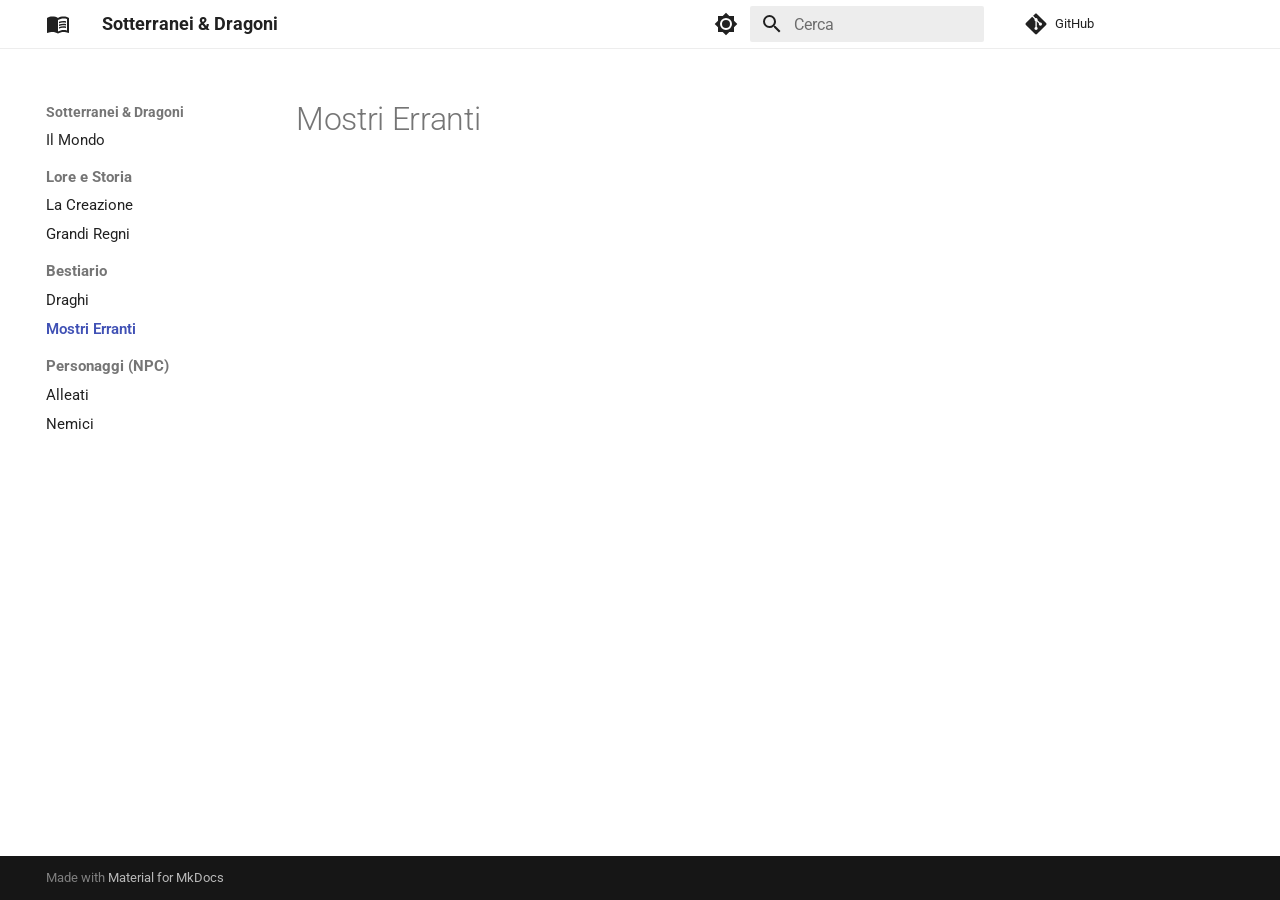
<file: creature/mostri/index.html>
<!doctype html>
<html lang="it" class="no-js">
  <head>
    
      <meta charset="utf-8">
      <meta name="viewport" content="width=device-width,initial-scale=1">
      
      
      
        <link rel="canonical" href="https://dnd.michaelfrancazzi.com/creature/mostri/">
      
      
        <link rel="prev" href="../draghi/">
      
      
        <link rel="next" href="../../npc/alleati/">
      
      
        
      
      
      <link rel="icon" href="../../assets/images/favicon.png">
      <meta name="generator" content="mkdocs-1.6.1, mkdocs-material-9.7.1">
    
    
      
        <title>Mostri Erranti - Sotterranei & Dragoni</title>
      
    
    
      <link rel="stylesheet" href="../../assets/stylesheets/main.484c7ddc.min.css">
      
        
        <link rel="stylesheet" href="../../assets/stylesheets/palette.ab4e12ef.min.css">
      
      


    
    
      
    
    
      
        
        
        <link rel="preconnect" href="https://fonts.gstatic.com" crossorigin>
        <link rel="stylesheet" href="https://fonts.googleapis.com/css?family=Roboto:300,300i,400,400i,700,700i%7CRoboto+Mono:400,400i,700,700i&display=fallback">
        <style>:root{--md-text-font:"Roboto";--md-code-font:"Roboto Mono"}</style>
      
    
    
      <link rel="stylesheet" href="../../stylesheets/extra.css">
    
    <script>__md_scope=new URL("../..",location),__md_hash=e=>[...e].reduce(((e,_)=>(e<<5)-e+_.charCodeAt(0)),0),__md_get=(e,_=localStorage,t=__md_scope)=>JSON.parse(_.getItem(t.pathname+"."+e)),__md_set=(e,_,t=localStorage,a=__md_scope)=>{try{t.setItem(a.pathname+"."+e,JSON.stringify(_))}catch(e){}}</script>
    
      

    
    
  </head>
  
  
    
    
      
    
    
    
    
    <body dir="ltr" data-md-color-scheme="default" data-md-color-primary="white" data-md-color-accent="indigo">
  
    
    <input class="md-toggle" data-md-toggle="drawer" type="checkbox" id="__drawer" autocomplete="off">
    <input class="md-toggle" data-md-toggle="search" type="checkbox" id="__search" autocomplete="off">
    <label class="md-overlay" for="__drawer"></label>
    <div data-md-component="skip">
      
    </div>
    <div data-md-component="announce">
      
    </div>
    
    
      

  

<header class="md-header md-header--shadow" data-md-component="header">
  <nav class="md-header__inner md-grid" aria-label="Intestazione">
    <a href="../.." title="Sotterranei &amp; Dragoni" class="md-header__button md-logo" aria-label="Sotterranei & Dragoni" data-md-component="logo">
      
  
  <svg xmlns="http://www.w3.org/2000/svg" viewBox="0 0 24 24"><path d="M12 21.5c-1.35-.85-3.8-1.5-5.5-1.5-1.65 0-3.35.3-4.75 1.05-.1.05-.15.05-.25.05-.25 0-.5-.25-.5-.5V6c.6-.45 1.25-.75 2-1 1.11-.35 2.33-.5 3.5-.5 1.95 0 4.05.4 5.5 1.5 1.45-1.1 3.55-1.5 5.5-1.5 1.17 0 2.39.15 3.5.5.75.25 1.4.55 2 1v14.6c0 .25-.25.5-.5.5-.1 0-.15 0-.25-.05-1.4-.75-3.1-1.05-4.75-1.05-1.7 0-4.15.65-5.5 1.5M12 8v11.5c1.35-.85 3.8-1.5 5.5-1.5 1.2 0 2.4.15 3.5.5V7c-1.1-.35-2.3-.5-3.5-.5-1.7 0-4.15.65-5.5 1.5m1 3.5c1.11-.68 2.6-1 4.5-1 .91 0 1.76.09 2.5.28V9.23c-.87-.15-1.71-.23-2.5-.23q-2.655 0-4.5.84zm4.5.17c-1.71 0-3.21.26-4.5.79v1.69c1.11-.65 2.6-.99 4.5-.99 1.04 0 1.88.08 2.5.24v-1.5c-.87-.16-1.71-.23-2.5-.23m2.5 2.9c-.87-.16-1.71-.24-2.5-.24-1.83 0-3.33.27-4.5.8v1.69c1.11-.66 2.6-.99 4.5-.99 1.04 0 1.88.08 2.5.24z"/></svg>

    </a>
    <label class="md-header__button md-icon" for="__drawer">
      
      <svg xmlns="http://www.w3.org/2000/svg" viewBox="0 0 24 24"><path d="M3 6h18v2H3zm0 5h18v2H3zm0 5h18v2H3z"/></svg>
    </label>
    <div class="md-header__title" data-md-component="header-title">
      <div class="md-header__ellipsis">
        <div class="md-header__topic">
          <span class="md-ellipsis">
            Sotterranei & Dragoni
          </span>
        </div>
        <div class="md-header__topic" data-md-component="header-topic">
          <span class="md-ellipsis">
            
              Mostri Erranti
            
          </span>
        </div>
      </div>
    </div>
    
      
        <form class="md-header__option" data-md-component="palette">
  
    
    
    
    <input class="md-option" data-md-color-media="(prefers-color-scheme: light)" data-md-color-scheme="default" data-md-color-primary="white" data-md-color-accent="indigo"  aria-label="Switch to dark mode"  type="radio" name="__palette" id="__palette_0">
    
      <label class="md-header__button md-icon" title="Switch to dark mode" for="__palette_1" hidden>
        <svg xmlns="http://www.w3.org/2000/svg" viewBox="0 0 24 24"><path d="M12 8a4 4 0 0 0-4 4 4 4 0 0 0 4 4 4 4 0 0 0 4-4 4 4 0 0 0-4-4m0 10a6 6 0 0 1-6-6 6 6 0 0 1 6-6 6 6 0 0 1 6 6 6 6 0 0 1-6 6m8-9.31V4h-4.69L12 .69 8.69 4H4v4.69L.69 12 4 15.31V20h4.69L12 23.31 15.31 20H20v-4.69L23.31 12z"/></svg>
      </label>
    
  
    
    
    
    <input class="md-option" data-md-color-media="(prefers-color-scheme: dark)" data-md-color-scheme="slate" data-md-color-primary="black" data-md-color-accent="indigo"  aria-label="Switch to light mode"  type="radio" name="__palette" id="__palette_1">
    
      <label class="md-header__button md-icon" title="Switch to light mode" for="__palette_0" hidden>
        <svg xmlns="http://www.w3.org/2000/svg" viewBox="0 0 24 24"><path d="M12 18c-.89 0-1.74-.2-2.5-.55C11.56 16.5 13 14.42 13 12s-1.44-4.5-3.5-5.45C10.26 6.2 11.11 6 12 6a6 6 0 0 1 6 6 6 6 0 0 1-6 6m8-9.31V4h-4.69L12 .69 8.69 4H4v4.69L.69 12 4 15.31V20h4.69L12 23.31 15.31 20H20v-4.69L23.31 12z"/></svg>
      </label>
    
  
</form>
      
    
    
      <script>var palette=__md_get("__palette");if(palette&&palette.color){if("(prefers-color-scheme)"===palette.color.media){var media=matchMedia("(prefers-color-scheme: light)"),input=document.querySelector(media.matches?"[data-md-color-media='(prefers-color-scheme: light)']":"[data-md-color-media='(prefers-color-scheme: dark)']");palette.color.media=input.getAttribute("data-md-color-media"),palette.color.scheme=input.getAttribute("data-md-color-scheme"),palette.color.primary=input.getAttribute("data-md-color-primary"),palette.color.accent=input.getAttribute("data-md-color-accent")}for(var[key,value]of Object.entries(palette.color))document.body.setAttribute("data-md-color-"+key,value)}</script>
    
    
    
      
      
        <label class="md-header__button md-icon" for="__search">
          
          <svg xmlns="http://www.w3.org/2000/svg" viewBox="0 0 24 24"><path d="M9.5 3A6.5 6.5 0 0 1 16 9.5c0 1.61-.59 3.09-1.56 4.23l.27.27h.79l5 5-1.5 1.5-5-5v-.79l-.27-.27A6.52 6.52 0 0 1 9.5 16 6.5 6.5 0 0 1 3 9.5 6.5 6.5 0 0 1 9.5 3m0 2C7 5 5 7 5 9.5S7 14 9.5 14 14 12 14 9.5 12 5 9.5 5"/></svg>
        </label>
        <div class="md-search" data-md-component="search" role="dialog">
  <label class="md-search__overlay" for="__search"></label>
  <div class="md-search__inner" role="search">
    <form class="md-search__form" name="search">
      <input type="text" class="md-search__input" name="query" aria-label="Cerca" placeholder="Cerca" autocapitalize="off" autocorrect="off" autocomplete="off" spellcheck="false" data-md-component="search-query" required>
      <label class="md-search__icon md-icon" for="__search">
        
        <svg xmlns="http://www.w3.org/2000/svg" viewBox="0 0 24 24"><path d="M9.5 3A6.5 6.5 0 0 1 16 9.5c0 1.61-.59 3.09-1.56 4.23l.27.27h.79l5 5-1.5 1.5-5-5v-.79l-.27-.27A6.52 6.52 0 0 1 9.5 16 6.5 6.5 0 0 1 3 9.5 6.5 6.5 0 0 1 9.5 3m0 2C7 5 5 7 5 9.5S7 14 9.5 14 14 12 14 9.5 12 5 9.5 5"/></svg>
        
        <svg xmlns="http://www.w3.org/2000/svg" viewBox="0 0 24 24"><path d="M20 11v2H8l5.5 5.5-1.42 1.42L4.16 12l7.92-7.92L13.5 5.5 8 11z"/></svg>
      </label>
      <nav class="md-search__options" aria-label="Cerca">
        
        <button type="reset" class="md-search__icon md-icon" title="Cancella" aria-label="Cancella" tabindex="-1">
          
          <svg xmlns="http://www.w3.org/2000/svg" viewBox="0 0 24 24"><path d="M19 6.41 17.59 5 12 10.59 6.41 5 5 6.41 10.59 12 5 17.59 6.41 19 12 13.41 17.59 19 19 17.59 13.41 12z"/></svg>
        </button>
      </nav>
      
        <div class="md-search__suggest" data-md-component="search-suggest"></div>
      
    </form>
    <div class="md-search__output">
      <div class="md-search__scrollwrap" tabindex="0" data-md-scrollfix>
        <div class="md-search-result" data-md-component="search-result">
          <div class="md-search-result__meta">
            Inizializza la ricerca
          </div>
          <ol class="md-search-result__list" role="presentation"></ol>
        </div>
      </div>
    </div>
  </div>
</div>
      
    
    
      <div class="md-header__source">
        <a href="https://github.com/MikeFrank99/MikeFrank99.github.io" title="Apri repository" class="md-source" data-md-component="source">
  <div class="md-source__icon md-icon">
    
    <svg xmlns="http://www.w3.org/2000/svg" viewBox="0 0 448 512"><!--! Font Awesome Free 7.1.0 by @fontawesome - https://fontawesome.com License - https://fontawesome.com/license/free (Icons: CC BY 4.0, Fonts: SIL OFL 1.1, Code: MIT License) Copyright 2025 Fonticons, Inc.--><path d="M439.6 236.1 244 40.5c-5.4-5.5-12.8-8.5-20.4-8.5s-15 3-20.4 8.4L162.5 81l51.5 51.5c27.1-9.1 52.7 16.8 43.4 43.7l49.7 49.7c34.2-11.8 61.2 31 35.5 56.7-26.5 26.5-70.2-2.9-56-37.3L240.3 199v121.9c25.3 12.5 22.3 41.8 9.1 55-6.4 6.4-15.2 10.1-24.3 10.1s-17.8-3.6-24.3-10.1c-17.6-17.6-11.1-46.9 11.2-56v-123c-20.8-8.5-24.6-30.7-18.6-45L142.6 101 8.5 235.1C3 240.6 0 247.9 0 255.5s3 15 8.5 20.4l195.6 195.7c5.4 5.4 12.7 8.4 20.4 8.4s15-3 20.4-8.4l194.7-194.7c5.4-5.4 8.4-12.8 8.4-20.4s-3-15-8.4-20.4"/></svg>
  </div>
  <div class="md-source__repository">
    GitHub
  </div>
</a>
      </div>
    
  </nav>
  
</header>
    
    <div class="md-container" data-md-component="container">
      
      
        
          
        
      
      <main class="md-main" data-md-component="main">
        <div class="md-main__inner md-grid">
          
            
              
              <div class="md-sidebar md-sidebar--primary" data-md-component="sidebar" data-md-type="navigation" >
                <div class="md-sidebar__scrollwrap">
                  <div class="md-sidebar__inner">
                    



<nav class="md-nav md-nav--primary" aria-label="Navigazione" data-md-level="0">
  <label class="md-nav__title" for="__drawer">
    <a href="../.." title="Sotterranei &amp; Dragoni" class="md-nav__button md-logo" aria-label="Sotterranei & Dragoni" data-md-component="logo">
      
  
  <svg xmlns="http://www.w3.org/2000/svg" viewBox="0 0 24 24"><path d="M12 21.5c-1.35-.85-3.8-1.5-5.5-1.5-1.65 0-3.35.3-4.75 1.05-.1.05-.15.05-.25.05-.25 0-.5-.25-.5-.5V6c.6-.45 1.25-.75 2-1 1.11-.35 2.33-.5 3.5-.5 1.95 0 4.05.4 5.5 1.5 1.45-1.1 3.55-1.5 5.5-1.5 1.17 0 2.39.15 3.5.5.75.25 1.4.55 2 1v14.6c0 .25-.25.5-.5.5-.1 0-.15 0-.25-.05-1.4-.75-3.1-1.05-4.75-1.05-1.7 0-4.15.65-5.5 1.5M12 8v11.5c1.35-.85 3.8-1.5 5.5-1.5 1.2 0 2.4.15 3.5.5V7c-1.1-.35-2.3-.5-3.5-.5-1.7 0-4.15.65-5.5 1.5m1 3.5c1.11-.68 2.6-1 4.5-1 .91 0 1.76.09 2.5.28V9.23c-.87-.15-1.71-.23-2.5-.23q-2.655 0-4.5.84zm4.5.17c-1.71 0-3.21.26-4.5.79v1.69c1.11-.65 2.6-.99 4.5-.99 1.04 0 1.88.08 2.5.24v-1.5c-.87-.16-1.71-.23-2.5-.23m2.5 2.9c-.87-.16-1.71-.24-2.5-.24-1.83 0-3.33.27-4.5.8v1.69c1.11-.66 2.6-.99 4.5-.99 1.04 0 1.88.08 2.5.24z"/></svg>

    </a>
    Sotterranei & Dragoni
  </label>
  
    <div class="md-nav__source">
      <a href="https://github.com/MikeFrank99/MikeFrank99.github.io" title="Apri repository" class="md-source" data-md-component="source">
  <div class="md-source__icon md-icon">
    
    <svg xmlns="http://www.w3.org/2000/svg" viewBox="0 0 448 512"><!--! Font Awesome Free 7.1.0 by @fontawesome - https://fontawesome.com License - https://fontawesome.com/license/free (Icons: CC BY 4.0, Fonts: SIL OFL 1.1, Code: MIT License) Copyright 2025 Fonticons, Inc.--><path d="M439.6 236.1 244 40.5c-5.4-5.5-12.8-8.5-20.4-8.5s-15 3-20.4 8.4L162.5 81l51.5 51.5c27.1-9.1 52.7 16.8 43.4 43.7l49.7 49.7c34.2-11.8 61.2 31 35.5 56.7-26.5 26.5-70.2-2.9-56-37.3L240.3 199v121.9c25.3 12.5 22.3 41.8 9.1 55-6.4 6.4-15.2 10.1-24.3 10.1s-17.8-3.6-24.3-10.1c-17.6-17.6-11.1-46.9 11.2-56v-123c-20.8-8.5-24.6-30.7-18.6-45L142.6 101 8.5 235.1C3 240.6 0 247.9 0 255.5s3 15 8.5 20.4l195.6 195.7c5.4 5.4 12.7 8.4 20.4 8.4s15-3 20.4-8.4l194.7-194.7c5.4-5.4 8.4-12.8 8.4-20.4s-3-15-8.4-20.4"/></svg>
  </div>
  <div class="md-source__repository">
    GitHub
  </div>
</a>
    </div>
  
  <ul class="md-nav__list" data-md-scrollfix>
    
      
      
  
  
  
  
    <li class="md-nav__item">
      <a href="../../index.md" class="md-nav__link">
        
  
  
  <span class="md-ellipsis">
    
  
    Il Mondo
  

    
  </span>
  
  

      </a>
    </li>
  

    
      
      
  
  
  
  
    
    
    
    
      
        
        
      
    
    
    <li class="md-nav__item md-nav__item--section md-nav__item--nested">
      
        
        
          
        
        <input class="md-nav__toggle md-toggle md-toggle--indeterminate" type="checkbox" id="__nav_2" >
        
          
          <label class="md-nav__link" for="__nav_2" id="__nav_2_label" tabindex="">
            
  
  
  <span class="md-ellipsis">
    
  
    Lore e Storia
  

    
  </span>
  
  

            <span class="md-nav__icon md-icon"></span>
          </label>
        
        <nav class="md-nav" data-md-level="1" aria-labelledby="__nav_2_label" aria-expanded="false">
          <label class="md-nav__title" for="__nav_2">
            <span class="md-nav__icon md-icon"></span>
            
  
    Lore e Storia
  

          </label>
          <ul class="md-nav__list" data-md-scrollfix>
            
              
                
  
  
  
  
    <li class="md-nav__item">
      <a href="../../storia/origine/" class="md-nav__link">
        
  
  
  <span class="md-ellipsis">
    
  
    La Creazione
  

    
  </span>
  
  

      </a>
    </li>
  

              
            
              
                
  
  
  
  
    <li class="md-nav__item">
      <a href="../../storia/regni/" class="md-nav__link">
        
  
  
  <span class="md-ellipsis">
    
  
    Grandi Regni
  

    
  </span>
  
  

      </a>
    </li>
  

              
            
          </ul>
        </nav>
      
    </li>
  

    
      
      
  
  
    
  
  
  
    
    
    
    
      
        
        
      
    
    
    <li class="md-nav__item md-nav__item--active md-nav__item--section md-nav__item--nested">
      
        
        
        <input class="md-nav__toggle md-toggle " type="checkbox" id="__nav_3" checked>
        
          
          <label class="md-nav__link" for="__nav_3" id="__nav_3_label" tabindex="">
            
  
  
  <span class="md-ellipsis">
    
  
    Bestiario
  

    
  </span>
  
  

            <span class="md-nav__icon md-icon"></span>
          </label>
        
        <nav class="md-nav" data-md-level="1" aria-labelledby="__nav_3_label" aria-expanded="true">
          <label class="md-nav__title" for="__nav_3">
            <span class="md-nav__icon md-icon"></span>
            
  
    Bestiario
  

          </label>
          <ul class="md-nav__list" data-md-scrollfix>
            
              
                
  
  
  
  
    <li class="md-nav__item">
      <a href="../draghi/" class="md-nav__link">
        
  
  
  <span class="md-ellipsis">
    
  
    Draghi
  

    
  </span>
  
  

      </a>
    </li>
  

              
            
              
                
  
  
    
  
  
  
    <li class="md-nav__item md-nav__item--active">
      
      <input class="md-nav__toggle md-toggle" type="checkbox" id="__toc">
      
      
      
      <a href="./" class="md-nav__link md-nav__link--active">
        
  
  
  <span class="md-ellipsis">
    
  
    Mostri Erranti
  

    
  </span>
  
  

      </a>
      
    </li>
  

              
            
          </ul>
        </nav>
      
    </li>
  

    
      
      
  
  
  
  
    
    
    
    
      
        
        
      
    
    
    <li class="md-nav__item md-nav__item--section md-nav__item--nested">
      
        
        
          
        
        <input class="md-nav__toggle md-toggle md-toggle--indeterminate" type="checkbox" id="__nav_4" >
        
          
          <label class="md-nav__link" for="__nav_4" id="__nav_4_label" tabindex="">
            
  
  
  <span class="md-ellipsis">
    
  
    Personaggi (NPC)
  

    
  </span>
  
  

            <span class="md-nav__icon md-icon"></span>
          </label>
        
        <nav class="md-nav" data-md-level="1" aria-labelledby="__nav_4_label" aria-expanded="false">
          <label class="md-nav__title" for="__nav_4">
            <span class="md-nav__icon md-icon"></span>
            
  
    Personaggi (NPC)
  

          </label>
          <ul class="md-nav__list" data-md-scrollfix>
            
              
                
  
  
  
  
    <li class="md-nav__item">
      <a href="../../npc/alleati/" class="md-nav__link">
        
  
  
  <span class="md-ellipsis">
    
  
    Alleati
  

    
  </span>
  
  

      </a>
    </li>
  

              
            
              
                
  
  
  
  
    <li class="md-nav__item">
      <a href="../../npc/nemici/" class="md-nav__link">
        
  
  
  <span class="md-ellipsis">
    
  
    Nemici
  

    
  </span>
  
  

      </a>
    </li>
  

              
            
          </ul>
        </nav>
      
    </li>
  

    
  </ul>
</nav>
                  </div>
                </div>
              </div>
            
            
              
              <div class="md-sidebar md-sidebar--secondary" data-md-component="sidebar" data-md-type="toc" >
                <div class="md-sidebar__scrollwrap">
                  <div class="md-sidebar__inner">
                    

<nav class="md-nav md-nav--secondary" aria-label="Indice">
  
  
  
  
</nav>
                  </div>
                </div>
              </div>
            
          
          
            <div class="md-content" data-md-component="content">
              
              <article class="md-content__inner md-typeset">
                
                  


  
  


  <h1>Mostri Erranti</h1>














                
              </article>
            </div>
          
          
<script>var target=document.getElementById(location.hash.slice(1));target&&target.name&&(target.checked=target.name.startsWith("__tabbed_"))</script>
        </div>
        
          <button type="button" class="md-top md-icon" data-md-component="top" hidden>
  
  <svg xmlns="http://www.w3.org/2000/svg" viewBox="0 0 24 24"><path d="M13 20h-2V8l-5.5 5.5-1.42-1.42L12 4.16l7.92 7.92-1.42 1.42L13 8z"/></svg>
  Torna su
</button>
        
      </main>
      
        <footer class="md-footer">
  
  <div class="md-footer-meta md-typeset">
    <div class="md-footer-meta__inner md-grid">
      <div class="md-copyright">
  
  
    Made with
    <a href="https://squidfunk.github.io/mkdocs-material/" target="_blank" rel="noopener">
      Material for MkDocs
    </a>
  
</div>
      
    </div>
  </div>
</footer>
      
    </div>
    <div class="md-dialog" data-md-component="dialog">
      <div class="md-dialog__inner md-typeset"></div>
    </div>
    
    
    
      
      
      <script id="__config" type="application/json">{"annotate": null, "base": "../..", "features": ["navigation.sections", "navigation.expand", "navigation.top", "navigation.tracking", "search.suggest", "search.highlight", "content.code.copy"], "search": "../../assets/javascripts/workers/search.2c215733.min.js", "tags": null, "translations": {"clipboard.copied": "Copiato", "clipboard.copy": "Copia", "search.result.more.one": "1 altro in questa pagina", "search.result.more.other": "# altri in questa pagina", "search.result.none": "Nessun documento trovato", "search.result.one": "1 documento trovato", "search.result.other": "# documenti trovati", "search.result.placeholder": "Scrivi per iniziare a cercare", "search.result.term.missing": "Non presente", "select.version": "Seleziona la versione"}, "version": null}</script>
    
    
      <script src="../../assets/javascripts/bundle.79ae519e.min.js"></script>
      
    
  </body>
</html>
</file>
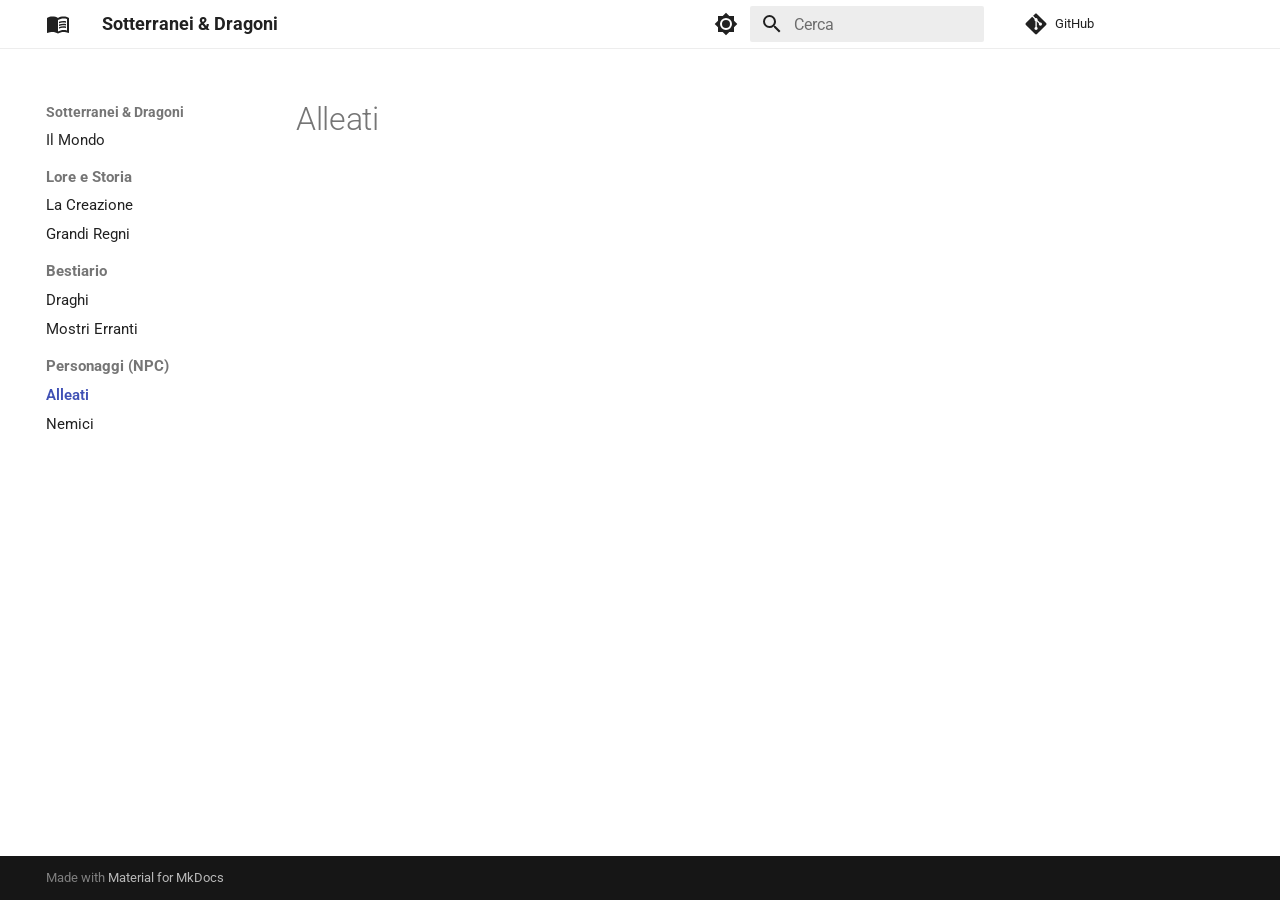
<file: npc/alleati/index.html>
<!doctype html>
<html lang="it" class="no-js">
  <head>
    
      <meta charset="utf-8">
      <meta name="viewport" content="width=device-width,initial-scale=1">
      
      
      
        <link rel="canonical" href="https://dnd.michaelfrancazzi.com/npc/alleati/">
      
      
        <link rel="prev" href="../../creature/mostri/">
      
      
        <link rel="next" href="../nemici/">
      
      
        
      
      
      <link rel="icon" href="../../assets/images/favicon.png">
      <meta name="generator" content="mkdocs-1.6.1, mkdocs-material-9.7.1">
    
    
      
        <title>Alleati - Sotterranei & Dragoni</title>
      
    
    
      <link rel="stylesheet" href="../../assets/stylesheets/main.484c7ddc.min.css">
      
        
        <link rel="stylesheet" href="../../assets/stylesheets/palette.ab4e12ef.min.css">
      
      


    
    
      
    
    
      
        
        
        <link rel="preconnect" href="https://fonts.gstatic.com" crossorigin>
        <link rel="stylesheet" href="https://fonts.googleapis.com/css?family=Roboto:300,300i,400,400i,700,700i%7CRoboto+Mono:400,400i,700,700i&display=fallback">
        <style>:root{--md-text-font:"Roboto";--md-code-font:"Roboto Mono"}</style>
      
    
    
      <link rel="stylesheet" href="../../stylesheets/extra.css">
    
    <script>__md_scope=new URL("../..",location),__md_hash=e=>[...e].reduce(((e,_)=>(e<<5)-e+_.charCodeAt(0)),0),__md_get=(e,_=localStorage,t=__md_scope)=>JSON.parse(_.getItem(t.pathname+"."+e)),__md_set=(e,_,t=localStorage,a=__md_scope)=>{try{t.setItem(a.pathname+"."+e,JSON.stringify(_))}catch(e){}}</script>
    
      

    
    
  </head>
  
  
    
    
      
    
    
    
    
    <body dir="ltr" data-md-color-scheme="default" data-md-color-primary="white" data-md-color-accent="indigo">
  
    
    <input class="md-toggle" data-md-toggle="drawer" type="checkbox" id="__drawer" autocomplete="off">
    <input class="md-toggle" data-md-toggle="search" type="checkbox" id="__search" autocomplete="off">
    <label class="md-overlay" for="__drawer"></label>
    <div data-md-component="skip">
      
    </div>
    <div data-md-component="announce">
      
    </div>
    
    
      

  

<header class="md-header md-header--shadow" data-md-component="header">
  <nav class="md-header__inner md-grid" aria-label="Intestazione">
    <a href="../.." title="Sotterranei &amp; Dragoni" class="md-header__button md-logo" aria-label="Sotterranei & Dragoni" data-md-component="logo">
      
  
  <svg xmlns="http://www.w3.org/2000/svg" viewBox="0 0 24 24"><path d="M12 21.5c-1.35-.85-3.8-1.5-5.5-1.5-1.65 0-3.35.3-4.75 1.05-.1.05-.15.05-.25.05-.25 0-.5-.25-.5-.5V6c.6-.45 1.25-.75 2-1 1.11-.35 2.33-.5 3.5-.5 1.95 0 4.05.4 5.5 1.5 1.45-1.1 3.55-1.5 5.5-1.5 1.17 0 2.39.15 3.5.5.75.25 1.4.55 2 1v14.6c0 .25-.25.5-.5.5-.1 0-.15 0-.25-.05-1.4-.75-3.1-1.05-4.75-1.05-1.7 0-4.15.65-5.5 1.5M12 8v11.5c1.35-.85 3.8-1.5 5.5-1.5 1.2 0 2.4.15 3.5.5V7c-1.1-.35-2.3-.5-3.5-.5-1.7 0-4.15.65-5.5 1.5m1 3.5c1.11-.68 2.6-1 4.5-1 .91 0 1.76.09 2.5.28V9.23c-.87-.15-1.71-.23-2.5-.23q-2.655 0-4.5.84zm4.5.17c-1.71 0-3.21.26-4.5.79v1.69c1.11-.65 2.6-.99 4.5-.99 1.04 0 1.88.08 2.5.24v-1.5c-.87-.16-1.71-.23-2.5-.23m2.5 2.9c-.87-.16-1.71-.24-2.5-.24-1.83 0-3.33.27-4.5.8v1.69c1.11-.66 2.6-.99 4.5-.99 1.04 0 1.88.08 2.5.24z"/></svg>

    </a>
    <label class="md-header__button md-icon" for="__drawer">
      
      <svg xmlns="http://www.w3.org/2000/svg" viewBox="0 0 24 24"><path d="M3 6h18v2H3zm0 5h18v2H3zm0 5h18v2H3z"/></svg>
    </label>
    <div class="md-header__title" data-md-component="header-title">
      <div class="md-header__ellipsis">
        <div class="md-header__topic">
          <span class="md-ellipsis">
            Sotterranei & Dragoni
          </span>
        </div>
        <div class="md-header__topic" data-md-component="header-topic">
          <span class="md-ellipsis">
            
              Alleati
            
          </span>
        </div>
      </div>
    </div>
    
      
        <form class="md-header__option" data-md-component="palette">
  
    
    
    
    <input class="md-option" data-md-color-media="(prefers-color-scheme: light)" data-md-color-scheme="default" data-md-color-primary="white" data-md-color-accent="indigo"  aria-label="Switch to dark mode"  type="radio" name="__palette" id="__palette_0">
    
      <label class="md-header__button md-icon" title="Switch to dark mode" for="__palette_1" hidden>
        <svg xmlns="http://www.w3.org/2000/svg" viewBox="0 0 24 24"><path d="M12 8a4 4 0 0 0-4 4 4 4 0 0 0 4 4 4 4 0 0 0 4-4 4 4 0 0 0-4-4m0 10a6 6 0 0 1-6-6 6 6 0 0 1 6-6 6 6 0 0 1 6 6 6 6 0 0 1-6 6m8-9.31V4h-4.69L12 .69 8.69 4H4v4.69L.69 12 4 15.31V20h4.69L12 23.31 15.31 20H20v-4.69L23.31 12z"/></svg>
      </label>
    
  
    
    
    
    <input class="md-option" data-md-color-media="(prefers-color-scheme: dark)" data-md-color-scheme="slate" data-md-color-primary="black" data-md-color-accent="indigo"  aria-label="Switch to light mode"  type="radio" name="__palette" id="__palette_1">
    
      <label class="md-header__button md-icon" title="Switch to light mode" for="__palette_0" hidden>
        <svg xmlns="http://www.w3.org/2000/svg" viewBox="0 0 24 24"><path d="M12 18c-.89 0-1.74-.2-2.5-.55C11.56 16.5 13 14.42 13 12s-1.44-4.5-3.5-5.45C10.26 6.2 11.11 6 12 6a6 6 0 0 1 6 6 6 6 0 0 1-6 6m8-9.31V4h-4.69L12 .69 8.69 4H4v4.69L.69 12 4 15.31V20h4.69L12 23.31 15.31 20H20v-4.69L23.31 12z"/></svg>
      </label>
    
  
</form>
      
    
    
      <script>var palette=__md_get("__palette");if(palette&&palette.color){if("(prefers-color-scheme)"===palette.color.media){var media=matchMedia("(prefers-color-scheme: light)"),input=document.querySelector(media.matches?"[data-md-color-media='(prefers-color-scheme: light)']":"[data-md-color-media='(prefers-color-scheme: dark)']");palette.color.media=input.getAttribute("data-md-color-media"),palette.color.scheme=input.getAttribute("data-md-color-scheme"),palette.color.primary=input.getAttribute("data-md-color-primary"),palette.color.accent=input.getAttribute("data-md-color-accent")}for(var[key,value]of Object.entries(palette.color))document.body.setAttribute("data-md-color-"+key,value)}</script>
    
    
    
      
      
        <label class="md-header__button md-icon" for="__search">
          
          <svg xmlns="http://www.w3.org/2000/svg" viewBox="0 0 24 24"><path d="M9.5 3A6.5 6.5 0 0 1 16 9.5c0 1.61-.59 3.09-1.56 4.23l.27.27h.79l5 5-1.5 1.5-5-5v-.79l-.27-.27A6.52 6.52 0 0 1 9.5 16 6.5 6.5 0 0 1 3 9.5 6.5 6.5 0 0 1 9.5 3m0 2C7 5 5 7 5 9.5S7 14 9.5 14 14 12 14 9.5 12 5 9.5 5"/></svg>
        </label>
        <div class="md-search" data-md-component="search" role="dialog">
  <label class="md-search__overlay" for="__search"></label>
  <div class="md-search__inner" role="search">
    <form class="md-search__form" name="search">
      <input type="text" class="md-search__input" name="query" aria-label="Cerca" placeholder="Cerca" autocapitalize="off" autocorrect="off" autocomplete="off" spellcheck="false" data-md-component="search-query" required>
      <label class="md-search__icon md-icon" for="__search">
        
        <svg xmlns="http://www.w3.org/2000/svg" viewBox="0 0 24 24"><path d="M9.5 3A6.5 6.5 0 0 1 16 9.5c0 1.61-.59 3.09-1.56 4.23l.27.27h.79l5 5-1.5 1.5-5-5v-.79l-.27-.27A6.52 6.52 0 0 1 9.5 16 6.5 6.5 0 0 1 3 9.5 6.5 6.5 0 0 1 9.5 3m0 2C7 5 5 7 5 9.5S7 14 9.5 14 14 12 14 9.5 12 5 9.5 5"/></svg>
        
        <svg xmlns="http://www.w3.org/2000/svg" viewBox="0 0 24 24"><path d="M20 11v2H8l5.5 5.5-1.42 1.42L4.16 12l7.92-7.92L13.5 5.5 8 11z"/></svg>
      </label>
      <nav class="md-search__options" aria-label="Cerca">
        
        <button type="reset" class="md-search__icon md-icon" title="Cancella" aria-label="Cancella" tabindex="-1">
          
          <svg xmlns="http://www.w3.org/2000/svg" viewBox="0 0 24 24"><path d="M19 6.41 17.59 5 12 10.59 6.41 5 5 6.41 10.59 12 5 17.59 6.41 19 12 13.41 17.59 19 19 17.59 13.41 12z"/></svg>
        </button>
      </nav>
      
        <div class="md-search__suggest" data-md-component="search-suggest"></div>
      
    </form>
    <div class="md-search__output">
      <div class="md-search__scrollwrap" tabindex="0" data-md-scrollfix>
        <div class="md-search-result" data-md-component="search-result">
          <div class="md-search-result__meta">
            Inizializza la ricerca
          </div>
          <ol class="md-search-result__list" role="presentation"></ol>
        </div>
      </div>
    </div>
  </div>
</div>
      
    
    
      <div class="md-header__source">
        <a href="https://github.com/MikeFrank99/MikeFrank99.github.io" title="Apri repository" class="md-source" data-md-component="source">
  <div class="md-source__icon md-icon">
    
    <svg xmlns="http://www.w3.org/2000/svg" viewBox="0 0 448 512"><!--! Font Awesome Free 7.1.0 by @fontawesome - https://fontawesome.com License - https://fontawesome.com/license/free (Icons: CC BY 4.0, Fonts: SIL OFL 1.1, Code: MIT License) Copyright 2025 Fonticons, Inc.--><path d="M439.6 236.1 244 40.5c-5.4-5.5-12.8-8.5-20.4-8.5s-15 3-20.4 8.4L162.5 81l51.5 51.5c27.1-9.1 52.7 16.8 43.4 43.7l49.7 49.7c34.2-11.8 61.2 31 35.5 56.7-26.5 26.5-70.2-2.9-56-37.3L240.3 199v121.9c25.3 12.5 22.3 41.8 9.1 55-6.4 6.4-15.2 10.1-24.3 10.1s-17.8-3.6-24.3-10.1c-17.6-17.6-11.1-46.9 11.2-56v-123c-20.8-8.5-24.6-30.7-18.6-45L142.6 101 8.5 235.1C3 240.6 0 247.9 0 255.5s3 15 8.5 20.4l195.6 195.7c5.4 5.4 12.7 8.4 20.4 8.4s15-3 20.4-8.4l194.7-194.7c5.4-5.4 8.4-12.8 8.4-20.4s-3-15-8.4-20.4"/></svg>
  </div>
  <div class="md-source__repository">
    GitHub
  </div>
</a>
      </div>
    
  </nav>
  
</header>
    
    <div class="md-container" data-md-component="container">
      
      
        
          
        
      
      <main class="md-main" data-md-component="main">
        <div class="md-main__inner md-grid">
          
            
              
              <div class="md-sidebar md-sidebar--primary" data-md-component="sidebar" data-md-type="navigation" >
                <div class="md-sidebar__scrollwrap">
                  <div class="md-sidebar__inner">
                    



<nav class="md-nav md-nav--primary" aria-label="Navigazione" data-md-level="0">
  <label class="md-nav__title" for="__drawer">
    <a href="../.." title="Sotterranei &amp; Dragoni" class="md-nav__button md-logo" aria-label="Sotterranei & Dragoni" data-md-component="logo">
      
  
  <svg xmlns="http://www.w3.org/2000/svg" viewBox="0 0 24 24"><path d="M12 21.5c-1.35-.85-3.8-1.5-5.5-1.5-1.65 0-3.35.3-4.75 1.05-.1.05-.15.05-.25.05-.25 0-.5-.25-.5-.5V6c.6-.45 1.25-.75 2-1 1.11-.35 2.33-.5 3.5-.5 1.95 0 4.05.4 5.5 1.5 1.45-1.1 3.55-1.5 5.5-1.5 1.17 0 2.39.15 3.5.5.75.25 1.4.55 2 1v14.6c0 .25-.25.5-.5.5-.1 0-.15 0-.25-.05-1.4-.75-3.1-1.05-4.75-1.05-1.7 0-4.15.65-5.5 1.5M12 8v11.5c1.35-.85 3.8-1.5 5.5-1.5 1.2 0 2.4.15 3.5.5V7c-1.1-.35-2.3-.5-3.5-.5-1.7 0-4.15.65-5.5 1.5m1 3.5c1.11-.68 2.6-1 4.5-1 .91 0 1.76.09 2.5.28V9.23c-.87-.15-1.71-.23-2.5-.23q-2.655 0-4.5.84zm4.5.17c-1.71 0-3.21.26-4.5.79v1.69c1.11-.65 2.6-.99 4.5-.99 1.04 0 1.88.08 2.5.24v-1.5c-.87-.16-1.71-.23-2.5-.23m2.5 2.9c-.87-.16-1.71-.24-2.5-.24-1.83 0-3.33.27-4.5.8v1.69c1.11-.66 2.6-.99 4.5-.99 1.04 0 1.88.08 2.5.24z"/></svg>

    </a>
    Sotterranei & Dragoni
  </label>
  
    <div class="md-nav__source">
      <a href="https://github.com/MikeFrank99/MikeFrank99.github.io" title="Apri repository" class="md-source" data-md-component="source">
  <div class="md-source__icon md-icon">
    
    <svg xmlns="http://www.w3.org/2000/svg" viewBox="0 0 448 512"><!--! Font Awesome Free 7.1.0 by @fontawesome - https://fontawesome.com License - https://fontawesome.com/license/free (Icons: CC BY 4.0, Fonts: SIL OFL 1.1, Code: MIT License) Copyright 2025 Fonticons, Inc.--><path d="M439.6 236.1 244 40.5c-5.4-5.5-12.8-8.5-20.4-8.5s-15 3-20.4 8.4L162.5 81l51.5 51.5c27.1-9.1 52.7 16.8 43.4 43.7l49.7 49.7c34.2-11.8 61.2 31 35.5 56.7-26.5 26.5-70.2-2.9-56-37.3L240.3 199v121.9c25.3 12.5 22.3 41.8 9.1 55-6.4 6.4-15.2 10.1-24.3 10.1s-17.8-3.6-24.3-10.1c-17.6-17.6-11.1-46.9 11.2-56v-123c-20.8-8.5-24.6-30.7-18.6-45L142.6 101 8.5 235.1C3 240.6 0 247.9 0 255.5s3 15 8.5 20.4l195.6 195.7c5.4 5.4 12.7 8.4 20.4 8.4s15-3 20.4-8.4l194.7-194.7c5.4-5.4 8.4-12.8 8.4-20.4s-3-15-8.4-20.4"/></svg>
  </div>
  <div class="md-source__repository">
    GitHub
  </div>
</a>
    </div>
  
  <ul class="md-nav__list" data-md-scrollfix>
    
      
      
  
  
  
  
    <li class="md-nav__item">
      <a href="../../index.md" class="md-nav__link">
        
  
  
  <span class="md-ellipsis">
    
  
    Il Mondo
  

    
  </span>
  
  

      </a>
    </li>
  

    
      
      
  
  
  
  
    
    
    
    
      
        
        
      
    
    
    <li class="md-nav__item md-nav__item--section md-nav__item--nested">
      
        
        
          
        
        <input class="md-nav__toggle md-toggle md-toggle--indeterminate" type="checkbox" id="__nav_2" >
        
          
          <label class="md-nav__link" for="__nav_2" id="__nav_2_label" tabindex="">
            
  
  
  <span class="md-ellipsis">
    
  
    Lore e Storia
  

    
  </span>
  
  

            <span class="md-nav__icon md-icon"></span>
          </label>
        
        <nav class="md-nav" data-md-level="1" aria-labelledby="__nav_2_label" aria-expanded="false">
          <label class="md-nav__title" for="__nav_2">
            <span class="md-nav__icon md-icon"></span>
            
  
    Lore e Storia
  

          </label>
          <ul class="md-nav__list" data-md-scrollfix>
            
              
                
  
  
  
  
    <li class="md-nav__item">
      <a href="../../storia/origine/" class="md-nav__link">
        
  
  
  <span class="md-ellipsis">
    
  
    La Creazione
  

    
  </span>
  
  

      </a>
    </li>
  

              
            
              
                
  
  
  
  
    <li class="md-nav__item">
      <a href="../../storia/regni/" class="md-nav__link">
        
  
  
  <span class="md-ellipsis">
    
  
    Grandi Regni
  

    
  </span>
  
  

      </a>
    </li>
  

              
            
          </ul>
        </nav>
      
    </li>
  

    
      
      
  
  
  
  
    
    
    
    
      
        
        
      
    
    
    <li class="md-nav__item md-nav__item--section md-nav__item--nested">
      
        
        
          
        
        <input class="md-nav__toggle md-toggle md-toggle--indeterminate" type="checkbox" id="__nav_3" >
        
          
          <label class="md-nav__link" for="__nav_3" id="__nav_3_label" tabindex="">
            
  
  
  <span class="md-ellipsis">
    
  
    Bestiario
  

    
  </span>
  
  

            <span class="md-nav__icon md-icon"></span>
          </label>
        
        <nav class="md-nav" data-md-level="1" aria-labelledby="__nav_3_label" aria-expanded="false">
          <label class="md-nav__title" for="__nav_3">
            <span class="md-nav__icon md-icon"></span>
            
  
    Bestiario
  

          </label>
          <ul class="md-nav__list" data-md-scrollfix>
            
              
                
  
  
  
  
    <li class="md-nav__item">
      <a href="../../creature/draghi/" class="md-nav__link">
        
  
  
  <span class="md-ellipsis">
    
  
    Draghi
  

    
  </span>
  
  

      </a>
    </li>
  

              
            
              
                
  
  
  
  
    <li class="md-nav__item">
      <a href="../../creature/mostri/" class="md-nav__link">
        
  
  
  <span class="md-ellipsis">
    
  
    Mostri Erranti
  

    
  </span>
  
  

      </a>
    </li>
  

              
            
          </ul>
        </nav>
      
    </li>
  

    
      
      
  
  
    
  
  
  
    
    
    
    
      
        
        
      
    
    
    <li class="md-nav__item md-nav__item--active md-nav__item--section md-nav__item--nested">
      
        
        
        <input class="md-nav__toggle md-toggle " type="checkbox" id="__nav_4" checked>
        
          
          <label class="md-nav__link" for="__nav_4" id="__nav_4_label" tabindex="">
            
  
  
  <span class="md-ellipsis">
    
  
    Personaggi (NPC)
  

    
  </span>
  
  

            <span class="md-nav__icon md-icon"></span>
          </label>
        
        <nav class="md-nav" data-md-level="1" aria-labelledby="__nav_4_label" aria-expanded="true">
          <label class="md-nav__title" for="__nav_4">
            <span class="md-nav__icon md-icon"></span>
            
  
    Personaggi (NPC)
  

          </label>
          <ul class="md-nav__list" data-md-scrollfix>
            
              
                
  
  
    
  
  
  
    <li class="md-nav__item md-nav__item--active">
      
      <input class="md-nav__toggle md-toggle" type="checkbox" id="__toc">
      
      
      
      <a href="./" class="md-nav__link md-nav__link--active">
        
  
  
  <span class="md-ellipsis">
    
  
    Alleati
  

    
  </span>
  
  

      </a>
      
    </li>
  

              
            
              
                
  
  
  
  
    <li class="md-nav__item">
      <a href="../nemici/" class="md-nav__link">
        
  
  
  <span class="md-ellipsis">
    
  
    Nemici
  

    
  </span>
  
  

      </a>
    </li>
  

              
            
          </ul>
        </nav>
      
    </li>
  

    
  </ul>
</nav>
                  </div>
                </div>
              </div>
            
            
              
              <div class="md-sidebar md-sidebar--secondary" data-md-component="sidebar" data-md-type="toc" >
                <div class="md-sidebar__scrollwrap">
                  <div class="md-sidebar__inner">
                    

<nav class="md-nav md-nav--secondary" aria-label="Indice">
  
  
  
  
</nav>
                  </div>
                </div>
              </div>
            
          
          
            <div class="md-content" data-md-component="content">
              
              <article class="md-content__inner md-typeset">
                
                  


  
  


  <h1>Alleati</h1>














                
              </article>
            </div>
          
          
<script>var target=document.getElementById(location.hash.slice(1));target&&target.name&&(target.checked=target.name.startsWith("__tabbed_"))</script>
        </div>
        
          <button type="button" class="md-top md-icon" data-md-component="top" hidden>
  
  <svg xmlns="http://www.w3.org/2000/svg" viewBox="0 0 24 24"><path d="M13 20h-2V8l-5.5 5.5-1.42-1.42L12 4.16l7.92 7.92-1.42 1.42L13 8z"/></svg>
  Torna su
</button>
        
      </main>
      
        <footer class="md-footer">
  
  <div class="md-footer-meta md-typeset">
    <div class="md-footer-meta__inner md-grid">
      <div class="md-copyright">
  
  
    Made with
    <a href="https://squidfunk.github.io/mkdocs-material/" target="_blank" rel="noopener">
      Material for MkDocs
    </a>
  
</div>
      
    </div>
  </div>
</footer>
      
    </div>
    <div class="md-dialog" data-md-component="dialog">
      <div class="md-dialog__inner md-typeset"></div>
    </div>
    
    
    
      
      
      <script id="__config" type="application/json">{"annotate": null, "base": "../..", "features": ["navigation.sections", "navigation.expand", "navigation.top", "navigation.tracking", "search.suggest", "search.highlight", "content.code.copy"], "search": "../../assets/javascripts/workers/search.2c215733.min.js", "tags": null, "translations": {"clipboard.copied": "Copiato", "clipboard.copy": "Copia", "search.result.more.one": "1 altro in questa pagina", "search.result.more.other": "# altri in questa pagina", "search.result.none": "Nessun documento trovato", "search.result.one": "1 documento trovato", "search.result.other": "# documenti trovati", "search.result.placeholder": "Scrivi per iniziare a cercare", "search.result.term.missing": "Non presente", "select.version": "Seleziona la versione"}, "version": null}</script>
    
    
      <script src="../../assets/javascripts/bundle.79ae519e.min.js"></script>
      
    
  </body>
</html>
</file>
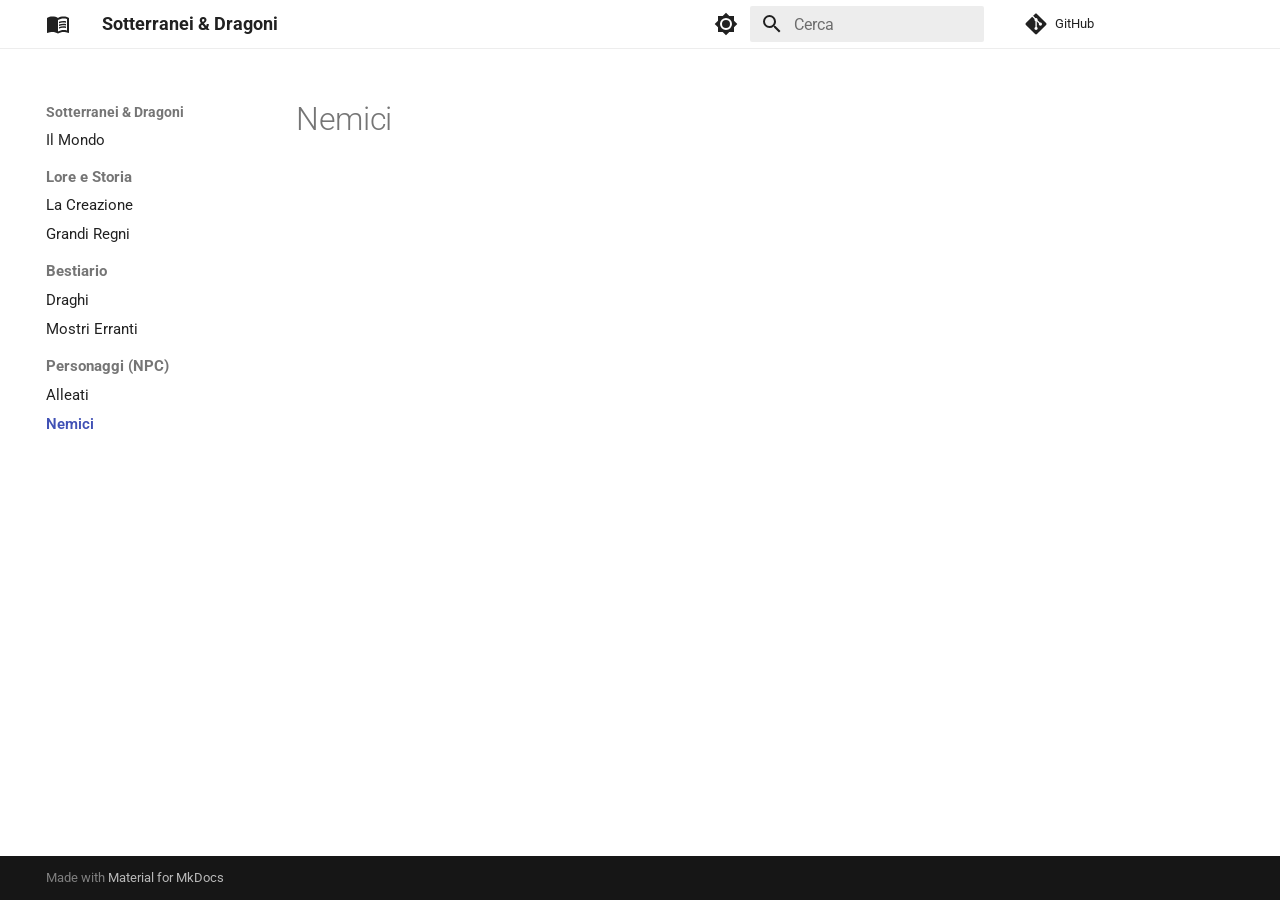
<file: npc/nemici/index.html>
<!doctype html>
<html lang="it" class="no-js">
  <head>
    
      <meta charset="utf-8">
      <meta name="viewport" content="width=device-width,initial-scale=1">
      
      
      
        <link rel="canonical" href="https://dnd.michaelfrancazzi.com/npc/nemici/">
      
      
        <link rel="prev" href="../alleati/">
      
      
      
        
      
      
      <link rel="icon" href="../../assets/images/favicon.png">
      <meta name="generator" content="mkdocs-1.6.1, mkdocs-material-9.7.1">
    
    
      
        <title>Nemici - Sotterranei & Dragoni</title>
      
    
    
      <link rel="stylesheet" href="../../assets/stylesheets/main.484c7ddc.min.css">
      
        
        <link rel="stylesheet" href="../../assets/stylesheets/palette.ab4e12ef.min.css">
      
      


    
    
      
    
    
      
        
        
        <link rel="preconnect" href="https://fonts.gstatic.com" crossorigin>
        <link rel="stylesheet" href="https://fonts.googleapis.com/css?family=Roboto:300,300i,400,400i,700,700i%7CRoboto+Mono:400,400i,700,700i&display=fallback">
        <style>:root{--md-text-font:"Roboto";--md-code-font:"Roboto Mono"}</style>
      
    
    
      <link rel="stylesheet" href="../../stylesheets/extra.css">
    
    <script>__md_scope=new URL("../..",location),__md_hash=e=>[...e].reduce(((e,_)=>(e<<5)-e+_.charCodeAt(0)),0),__md_get=(e,_=localStorage,t=__md_scope)=>JSON.parse(_.getItem(t.pathname+"."+e)),__md_set=(e,_,t=localStorage,a=__md_scope)=>{try{t.setItem(a.pathname+"."+e,JSON.stringify(_))}catch(e){}}</script>
    
      

    
    
  </head>
  
  
    
    
      
    
    
    
    
    <body dir="ltr" data-md-color-scheme="default" data-md-color-primary="white" data-md-color-accent="indigo">
  
    
    <input class="md-toggle" data-md-toggle="drawer" type="checkbox" id="__drawer" autocomplete="off">
    <input class="md-toggle" data-md-toggle="search" type="checkbox" id="__search" autocomplete="off">
    <label class="md-overlay" for="__drawer"></label>
    <div data-md-component="skip">
      
    </div>
    <div data-md-component="announce">
      
    </div>
    
    
      

  

<header class="md-header md-header--shadow" data-md-component="header">
  <nav class="md-header__inner md-grid" aria-label="Intestazione">
    <a href="../.." title="Sotterranei &amp; Dragoni" class="md-header__button md-logo" aria-label="Sotterranei & Dragoni" data-md-component="logo">
      
  
  <svg xmlns="http://www.w3.org/2000/svg" viewBox="0 0 24 24"><path d="M12 21.5c-1.35-.85-3.8-1.5-5.5-1.5-1.65 0-3.35.3-4.75 1.05-.1.05-.15.05-.25.05-.25 0-.5-.25-.5-.5V6c.6-.45 1.25-.75 2-1 1.11-.35 2.33-.5 3.5-.5 1.95 0 4.05.4 5.5 1.5 1.45-1.1 3.55-1.5 5.5-1.5 1.17 0 2.39.15 3.5.5.75.25 1.4.55 2 1v14.6c0 .25-.25.5-.5.5-.1 0-.15 0-.25-.05-1.4-.75-3.1-1.05-4.75-1.05-1.7 0-4.15.65-5.5 1.5M12 8v11.5c1.35-.85 3.8-1.5 5.5-1.5 1.2 0 2.4.15 3.5.5V7c-1.1-.35-2.3-.5-3.5-.5-1.7 0-4.15.65-5.5 1.5m1 3.5c1.11-.68 2.6-1 4.5-1 .91 0 1.76.09 2.5.28V9.23c-.87-.15-1.71-.23-2.5-.23q-2.655 0-4.5.84zm4.5.17c-1.71 0-3.21.26-4.5.79v1.69c1.11-.65 2.6-.99 4.5-.99 1.04 0 1.88.08 2.5.24v-1.5c-.87-.16-1.71-.23-2.5-.23m2.5 2.9c-.87-.16-1.71-.24-2.5-.24-1.83 0-3.33.27-4.5.8v1.69c1.11-.66 2.6-.99 4.5-.99 1.04 0 1.88.08 2.5.24z"/></svg>

    </a>
    <label class="md-header__button md-icon" for="__drawer">
      
      <svg xmlns="http://www.w3.org/2000/svg" viewBox="0 0 24 24"><path d="M3 6h18v2H3zm0 5h18v2H3zm0 5h18v2H3z"/></svg>
    </label>
    <div class="md-header__title" data-md-component="header-title">
      <div class="md-header__ellipsis">
        <div class="md-header__topic">
          <span class="md-ellipsis">
            Sotterranei & Dragoni
          </span>
        </div>
        <div class="md-header__topic" data-md-component="header-topic">
          <span class="md-ellipsis">
            
              Nemici
            
          </span>
        </div>
      </div>
    </div>
    
      
        <form class="md-header__option" data-md-component="palette">
  
    
    
    
    <input class="md-option" data-md-color-media="(prefers-color-scheme: light)" data-md-color-scheme="default" data-md-color-primary="white" data-md-color-accent="indigo"  aria-label="Switch to dark mode"  type="radio" name="__palette" id="__palette_0">
    
      <label class="md-header__button md-icon" title="Switch to dark mode" for="__palette_1" hidden>
        <svg xmlns="http://www.w3.org/2000/svg" viewBox="0 0 24 24"><path d="M12 8a4 4 0 0 0-4 4 4 4 0 0 0 4 4 4 4 0 0 0 4-4 4 4 0 0 0-4-4m0 10a6 6 0 0 1-6-6 6 6 0 0 1 6-6 6 6 0 0 1 6 6 6 6 0 0 1-6 6m8-9.31V4h-4.69L12 .69 8.69 4H4v4.69L.69 12 4 15.31V20h4.69L12 23.31 15.31 20H20v-4.69L23.31 12z"/></svg>
      </label>
    
  
    
    
    
    <input class="md-option" data-md-color-media="(prefers-color-scheme: dark)" data-md-color-scheme="slate" data-md-color-primary="black" data-md-color-accent="indigo"  aria-label="Switch to light mode"  type="radio" name="__palette" id="__palette_1">
    
      <label class="md-header__button md-icon" title="Switch to light mode" for="__palette_0" hidden>
        <svg xmlns="http://www.w3.org/2000/svg" viewBox="0 0 24 24"><path d="M12 18c-.89 0-1.74-.2-2.5-.55C11.56 16.5 13 14.42 13 12s-1.44-4.5-3.5-5.45C10.26 6.2 11.11 6 12 6a6 6 0 0 1 6 6 6 6 0 0 1-6 6m8-9.31V4h-4.69L12 .69 8.69 4H4v4.69L.69 12 4 15.31V20h4.69L12 23.31 15.31 20H20v-4.69L23.31 12z"/></svg>
      </label>
    
  
</form>
      
    
    
      <script>var palette=__md_get("__palette");if(palette&&palette.color){if("(prefers-color-scheme)"===palette.color.media){var media=matchMedia("(prefers-color-scheme: light)"),input=document.querySelector(media.matches?"[data-md-color-media='(prefers-color-scheme: light)']":"[data-md-color-media='(prefers-color-scheme: dark)']");palette.color.media=input.getAttribute("data-md-color-media"),palette.color.scheme=input.getAttribute("data-md-color-scheme"),palette.color.primary=input.getAttribute("data-md-color-primary"),palette.color.accent=input.getAttribute("data-md-color-accent")}for(var[key,value]of Object.entries(palette.color))document.body.setAttribute("data-md-color-"+key,value)}</script>
    
    
    
      
      
        <label class="md-header__button md-icon" for="__search">
          
          <svg xmlns="http://www.w3.org/2000/svg" viewBox="0 0 24 24"><path d="M9.5 3A6.5 6.5 0 0 1 16 9.5c0 1.61-.59 3.09-1.56 4.23l.27.27h.79l5 5-1.5 1.5-5-5v-.79l-.27-.27A6.52 6.52 0 0 1 9.5 16 6.5 6.5 0 0 1 3 9.5 6.5 6.5 0 0 1 9.5 3m0 2C7 5 5 7 5 9.5S7 14 9.5 14 14 12 14 9.5 12 5 9.5 5"/></svg>
        </label>
        <div class="md-search" data-md-component="search" role="dialog">
  <label class="md-search__overlay" for="__search"></label>
  <div class="md-search__inner" role="search">
    <form class="md-search__form" name="search">
      <input type="text" class="md-search__input" name="query" aria-label="Cerca" placeholder="Cerca" autocapitalize="off" autocorrect="off" autocomplete="off" spellcheck="false" data-md-component="search-query" required>
      <label class="md-search__icon md-icon" for="__search">
        
        <svg xmlns="http://www.w3.org/2000/svg" viewBox="0 0 24 24"><path d="M9.5 3A6.5 6.5 0 0 1 16 9.5c0 1.61-.59 3.09-1.56 4.23l.27.27h.79l5 5-1.5 1.5-5-5v-.79l-.27-.27A6.52 6.52 0 0 1 9.5 16 6.5 6.5 0 0 1 3 9.5 6.5 6.5 0 0 1 9.5 3m0 2C7 5 5 7 5 9.5S7 14 9.5 14 14 12 14 9.5 12 5 9.5 5"/></svg>
        
        <svg xmlns="http://www.w3.org/2000/svg" viewBox="0 0 24 24"><path d="M20 11v2H8l5.5 5.5-1.42 1.42L4.16 12l7.92-7.92L13.5 5.5 8 11z"/></svg>
      </label>
      <nav class="md-search__options" aria-label="Cerca">
        
        <button type="reset" class="md-search__icon md-icon" title="Cancella" aria-label="Cancella" tabindex="-1">
          
          <svg xmlns="http://www.w3.org/2000/svg" viewBox="0 0 24 24"><path d="M19 6.41 17.59 5 12 10.59 6.41 5 5 6.41 10.59 12 5 17.59 6.41 19 12 13.41 17.59 19 19 17.59 13.41 12z"/></svg>
        </button>
      </nav>
      
        <div class="md-search__suggest" data-md-component="search-suggest"></div>
      
    </form>
    <div class="md-search__output">
      <div class="md-search__scrollwrap" tabindex="0" data-md-scrollfix>
        <div class="md-search-result" data-md-component="search-result">
          <div class="md-search-result__meta">
            Inizializza la ricerca
          </div>
          <ol class="md-search-result__list" role="presentation"></ol>
        </div>
      </div>
    </div>
  </div>
</div>
      
    
    
      <div class="md-header__source">
        <a href="https://github.com/MikeFrank99/MikeFrank99.github.io" title="Apri repository" class="md-source" data-md-component="source">
  <div class="md-source__icon md-icon">
    
    <svg xmlns="http://www.w3.org/2000/svg" viewBox="0 0 448 512"><!--! Font Awesome Free 7.1.0 by @fontawesome - https://fontawesome.com License - https://fontawesome.com/license/free (Icons: CC BY 4.0, Fonts: SIL OFL 1.1, Code: MIT License) Copyright 2025 Fonticons, Inc.--><path d="M439.6 236.1 244 40.5c-5.4-5.5-12.8-8.5-20.4-8.5s-15 3-20.4 8.4L162.5 81l51.5 51.5c27.1-9.1 52.7 16.8 43.4 43.7l49.7 49.7c34.2-11.8 61.2 31 35.5 56.7-26.5 26.5-70.2-2.9-56-37.3L240.3 199v121.9c25.3 12.5 22.3 41.8 9.1 55-6.4 6.4-15.2 10.1-24.3 10.1s-17.8-3.6-24.3-10.1c-17.6-17.6-11.1-46.9 11.2-56v-123c-20.8-8.5-24.6-30.7-18.6-45L142.6 101 8.5 235.1C3 240.6 0 247.9 0 255.5s3 15 8.5 20.4l195.6 195.7c5.4 5.4 12.7 8.4 20.4 8.4s15-3 20.4-8.4l194.7-194.7c5.4-5.4 8.4-12.8 8.4-20.4s-3-15-8.4-20.4"/></svg>
  </div>
  <div class="md-source__repository">
    GitHub
  </div>
</a>
      </div>
    
  </nav>
  
</header>
    
    <div class="md-container" data-md-component="container">
      
      
        
          
        
      
      <main class="md-main" data-md-component="main">
        <div class="md-main__inner md-grid">
          
            
              
              <div class="md-sidebar md-sidebar--primary" data-md-component="sidebar" data-md-type="navigation" >
                <div class="md-sidebar__scrollwrap">
                  <div class="md-sidebar__inner">
                    



<nav class="md-nav md-nav--primary" aria-label="Navigazione" data-md-level="0">
  <label class="md-nav__title" for="__drawer">
    <a href="../.." title="Sotterranei &amp; Dragoni" class="md-nav__button md-logo" aria-label="Sotterranei & Dragoni" data-md-component="logo">
      
  
  <svg xmlns="http://www.w3.org/2000/svg" viewBox="0 0 24 24"><path d="M12 21.5c-1.35-.85-3.8-1.5-5.5-1.5-1.65 0-3.35.3-4.75 1.05-.1.05-.15.05-.25.05-.25 0-.5-.25-.5-.5V6c.6-.45 1.25-.75 2-1 1.11-.35 2.33-.5 3.5-.5 1.95 0 4.05.4 5.5 1.5 1.45-1.1 3.55-1.5 5.5-1.5 1.17 0 2.39.15 3.5.5.75.25 1.4.55 2 1v14.6c0 .25-.25.5-.5.5-.1 0-.15 0-.25-.05-1.4-.75-3.1-1.05-4.75-1.05-1.7 0-4.15.65-5.5 1.5M12 8v11.5c1.35-.85 3.8-1.5 5.5-1.5 1.2 0 2.4.15 3.5.5V7c-1.1-.35-2.3-.5-3.5-.5-1.7 0-4.15.65-5.5 1.5m1 3.5c1.11-.68 2.6-1 4.5-1 .91 0 1.76.09 2.5.28V9.23c-.87-.15-1.71-.23-2.5-.23q-2.655 0-4.5.84zm4.5.17c-1.71 0-3.21.26-4.5.79v1.69c1.11-.65 2.6-.99 4.5-.99 1.04 0 1.88.08 2.5.24v-1.5c-.87-.16-1.71-.23-2.5-.23m2.5 2.9c-.87-.16-1.71-.24-2.5-.24-1.83 0-3.33.27-4.5.8v1.69c1.11-.66 2.6-.99 4.5-.99 1.04 0 1.88.08 2.5.24z"/></svg>

    </a>
    Sotterranei & Dragoni
  </label>
  
    <div class="md-nav__source">
      <a href="https://github.com/MikeFrank99/MikeFrank99.github.io" title="Apri repository" class="md-source" data-md-component="source">
  <div class="md-source__icon md-icon">
    
    <svg xmlns="http://www.w3.org/2000/svg" viewBox="0 0 448 512"><!--! Font Awesome Free 7.1.0 by @fontawesome - https://fontawesome.com License - https://fontawesome.com/license/free (Icons: CC BY 4.0, Fonts: SIL OFL 1.1, Code: MIT License) Copyright 2025 Fonticons, Inc.--><path d="M439.6 236.1 244 40.5c-5.4-5.5-12.8-8.5-20.4-8.5s-15 3-20.4 8.4L162.5 81l51.5 51.5c27.1-9.1 52.7 16.8 43.4 43.7l49.7 49.7c34.2-11.8 61.2 31 35.5 56.7-26.5 26.5-70.2-2.9-56-37.3L240.3 199v121.9c25.3 12.5 22.3 41.8 9.1 55-6.4 6.4-15.2 10.1-24.3 10.1s-17.8-3.6-24.3-10.1c-17.6-17.6-11.1-46.9 11.2-56v-123c-20.8-8.5-24.6-30.7-18.6-45L142.6 101 8.5 235.1C3 240.6 0 247.9 0 255.5s3 15 8.5 20.4l195.6 195.7c5.4 5.4 12.7 8.4 20.4 8.4s15-3 20.4-8.4l194.7-194.7c5.4-5.4 8.4-12.8 8.4-20.4s-3-15-8.4-20.4"/></svg>
  </div>
  <div class="md-source__repository">
    GitHub
  </div>
</a>
    </div>
  
  <ul class="md-nav__list" data-md-scrollfix>
    
      
      
  
  
  
  
    <li class="md-nav__item">
      <a href="../../index.md" class="md-nav__link">
        
  
  
  <span class="md-ellipsis">
    
  
    Il Mondo
  

    
  </span>
  
  

      </a>
    </li>
  

    
      
      
  
  
  
  
    
    
    
    
      
        
        
      
    
    
    <li class="md-nav__item md-nav__item--section md-nav__item--nested">
      
        
        
          
        
        <input class="md-nav__toggle md-toggle md-toggle--indeterminate" type="checkbox" id="__nav_2" >
        
          
          <label class="md-nav__link" for="__nav_2" id="__nav_2_label" tabindex="">
            
  
  
  <span class="md-ellipsis">
    
  
    Lore e Storia
  

    
  </span>
  
  

            <span class="md-nav__icon md-icon"></span>
          </label>
        
        <nav class="md-nav" data-md-level="1" aria-labelledby="__nav_2_label" aria-expanded="false">
          <label class="md-nav__title" for="__nav_2">
            <span class="md-nav__icon md-icon"></span>
            
  
    Lore e Storia
  

          </label>
          <ul class="md-nav__list" data-md-scrollfix>
            
              
                
  
  
  
  
    <li class="md-nav__item">
      <a href="../../storia/origine/" class="md-nav__link">
        
  
  
  <span class="md-ellipsis">
    
  
    La Creazione
  

    
  </span>
  
  

      </a>
    </li>
  

              
            
              
                
  
  
  
  
    <li class="md-nav__item">
      <a href="../../storia/regni/" class="md-nav__link">
        
  
  
  <span class="md-ellipsis">
    
  
    Grandi Regni
  

    
  </span>
  
  

      </a>
    </li>
  

              
            
          </ul>
        </nav>
      
    </li>
  

    
      
      
  
  
  
  
    
    
    
    
      
        
        
      
    
    
    <li class="md-nav__item md-nav__item--section md-nav__item--nested">
      
        
        
          
        
        <input class="md-nav__toggle md-toggle md-toggle--indeterminate" type="checkbox" id="__nav_3" >
        
          
          <label class="md-nav__link" for="__nav_3" id="__nav_3_label" tabindex="">
            
  
  
  <span class="md-ellipsis">
    
  
    Bestiario
  

    
  </span>
  
  

            <span class="md-nav__icon md-icon"></span>
          </label>
        
        <nav class="md-nav" data-md-level="1" aria-labelledby="__nav_3_label" aria-expanded="false">
          <label class="md-nav__title" for="__nav_3">
            <span class="md-nav__icon md-icon"></span>
            
  
    Bestiario
  

          </label>
          <ul class="md-nav__list" data-md-scrollfix>
            
              
                
  
  
  
  
    <li class="md-nav__item">
      <a href="../../creature/draghi/" class="md-nav__link">
        
  
  
  <span class="md-ellipsis">
    
  
    Draghi
  

    
  </span>
  
  

      </a>
    </li>
  

              
            
              
                
  
  
  
  
    <li class="md-nav__item">
      <a href="../../creature/mostri/" class="md-nav__link">
        
  
  
  <span class="md-ellipsis">
    
  
    Mostri Erranti
  

    
  </span>
  
  

      </a>
    </li>
  

              
            
          </ul>
        </nav>
      
    </li>
  

    
      
      
  
  
    
  
  
  
    
    
    
    
      
        
        
      
    
    
    <li class="md-nav__item md-nav__item--active md-nav__item--section md-nav__item--nested">
      
        
        
        <input class="md-nav__toggle md-toggle " type="checkbox" id="__nav_4" checked>
        
          
          <label class="md-nav__link" for="__nav_4" id="__nav_4_label" tabindex="">
            
  
  
  <span class="md-ellipsis">
    
  
    Personaggi (NPC)
  

    
  </span>
  
  

            <span class="md-nav__icon md-icon"></span>
          </label>
        
        <nav class="md-nav" data-md-level="1" aria-labelledby="__nav_4_label" aria-expanded="true">
          <label class="md-nav__title" for="__nav_4">
            <span class="md-nav__icon md-icon"></span>
            
  
    Personaggi (NPC)
  

          </label>
          <ul class="md-nav__list" data-md-scrollfix>
            
              
                
  
  
  
  
    <li class="md-nav__item">
      <a href="../alleati/" class="md-nav__link">
        
  
  
  <span class="md-ellipsis">
    
  
    Alleati
  

    
  </span>
  
  

      </a>
    </li>
  

              
            
              
                
  
  
    
  
  
  
    <li class="md-nav__item md-nav__item--active">
      
      <input class="md-nav__toggle md-toggle" type="checkbox" id="__toc">
      
      
      
      <a href="./" class="md-nav__link md-nav__link--active">
        
  
  
  <span class="md-ellipsis">
    
  
    Nemici
  

    
  </span>
  
  

      </a>
      
    </li>
  

              
            
          </ul>
        </nav>
      
    </li>
  

    
  </ul>
</nav>
                  </div>
                </div>
              </div>
            
            
              
              <div class="md-sidebar md-sidebar--secondary" data-md-component="sidebar" data-md-type="toc" >
                <div class="md-sidebar__scrollwrap">
                  <div class="md-sidebar__inner">
                    

<nav class="md-nav md-nav--secondary" aria-label="Indice">
  
  
  
  
</nav>
                  </div>
                </div>
              </div>
            
          
          
            <div class="md-content" data-md-component="content">
              
              <article class="md-content__inner md-typeset">
                
                  


  
  


  <h1>Nemici</h1>














                
              </article>
            </div>
          
          
<script>var target=document.getElementById(location.hash.slice(1));target&&target.name&&(target.checked=target.name.startsWith("__tabbed_"))</script>
        </div>
        
          <button type="button" class="md-top md-icon" data-md-component="top" hidden>
  
  <svg xmlns="http://www.w3.org/2000/svg" viewBox="0 0 24 24"><path d="M13 20h-2V8l-5.5 5.5-1.42-1.42L12 4.16l7.92 7.92-1.42 1.42L13 8z"/></svg>
  Torna su
</button>
        
      </main>
      
        <footer class="md-footer">
  
  <div class="md-footer-meta md-typeset">
    <div class="md-footer-meta__inner md-grid">
      <div class="md-copyright">
  
  
    Made with
    <a href="https://squidfunk.github.io/mkdocs-material/" target="_blank" rel="noopener">
      Material for MkDocs
    </a>
  
</div>
      
    </div>
  </div>
</footer>
      
    </div>
    <div class="md-dialog" data-md-component="dialog">
      <div class="md-dialog__inner md-typeset"></div>
    </div>
    
    
    
      
      
      <script id="__config" type="application/json">{"annotate": null, "base": "../..", "features": ["navigation.sections", "navigation.expand", "navigation.top", "navigation.tracking", "search.suggest", "search.highlight", "content.code.copy"], "search": "../../assets/javascripts/workers/search.2c215733.min.js", "tags": null, "translations": {"clipboard.copied": "Copiato", "clipboard.copy": "Copia", "search.result.more.one": "1 altro in questa pagina", "search.result.more.other": "# altri in questa pagina", "search.result.none": "Nessun documento trovato", "search.result.one": "1 documento trovato", "search.result.other": "# documenti trovati", "search.result.placeholder": "Scrivi per iniziare a cercare", "search.result.term.missing": "Non presente", "select.version": "Seleziona la versione"}, "version": null}</script>
    
    
      <script src="../../assets/javascripts/bundle.79ae519e.min.js"></script>
      
    
  </body>
</html>
</file>
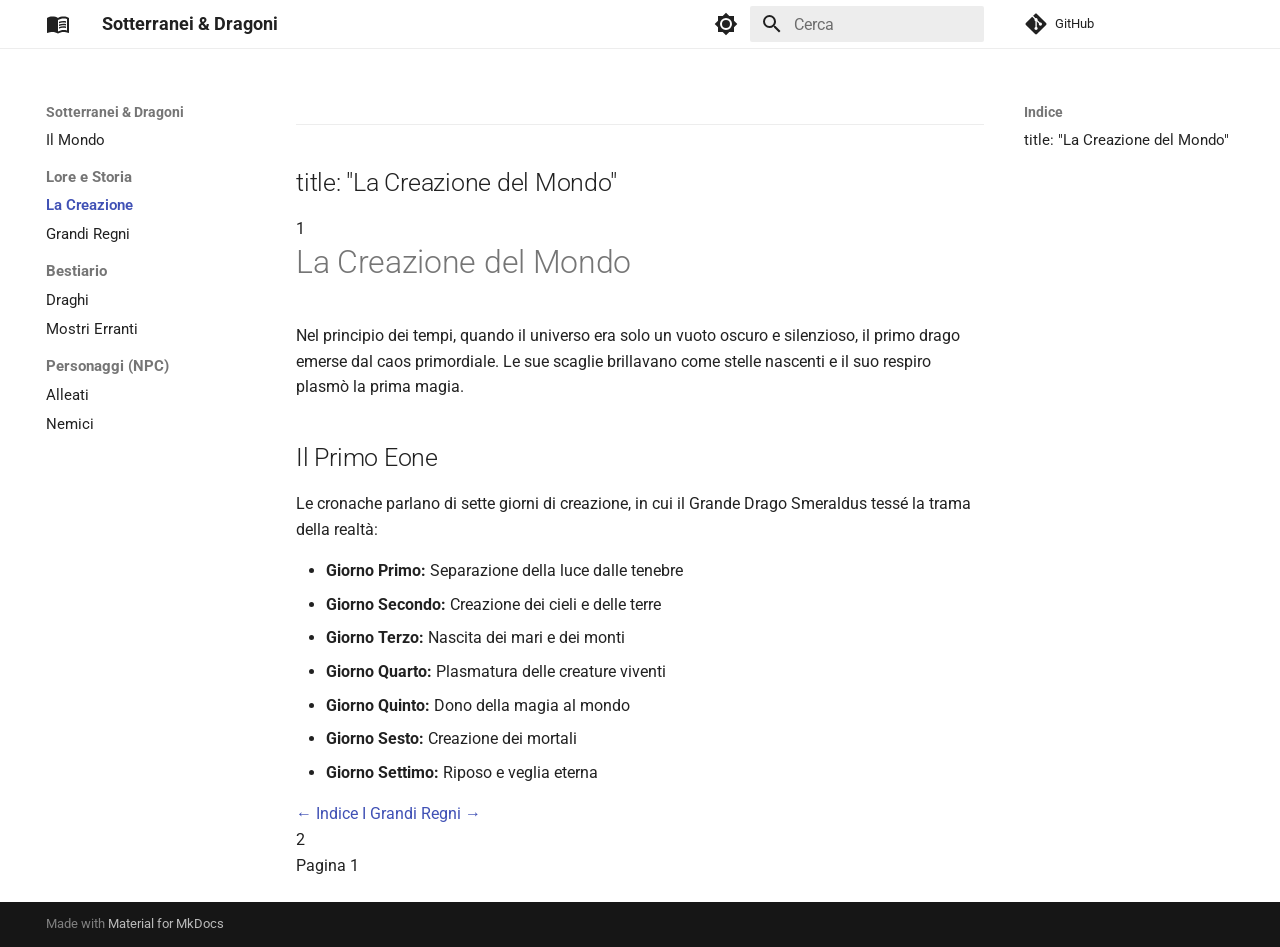
<file: storia/origine/index.html>
<!doctype html>
<html lang="it" class="no-js">
  <head>
    
      <meta charset="utf-8">
      <meta name="viewport" content="width=device-width,initial-scale=1">
      
      
      
        <link rel="canonical" href="https://dnd.michaelfrancazzi.com/storia/origine/">
      
      
      
        <link rel="next" href="../regni/">
      
      
        
      
      
      <link rel="icon" href="../../assets/images/favicon.png">
      <meta name="generator" content="mkdocs-1.6.1, mkdocs-material-9.7.1">
    
    
      
        <title>La Creazione - Sotterranei & Dragoni</title>
      
    
    
      <link rel="stylesheet" href="../../assets/stylesheets/main.484c7ddc.min.css">
      
        
        <link rel="stylesheet" href="../../assets/stylesheets/palette.ab4e12ef.min.css">
      
      


    
    
      
    
    
      
        
        
        <link rel="preconnect" href="https://fonts.gstatic.com" crossorigin>
        <link rel="stylesheet" href="https://fonts.googleapis.com/css?family=Roboto:300,300i,400,400i,700,700i%7CRoboto+Mono:400,400i,700,700i&display=fallback">
        <style>:root{--md-text-font:"Roboto";--md-code-font:"Roboto Mono"}</style>
      
    
    
      <link rel="stylesheet" href="../../stylesheets/extra.css">
    
    <script>__md_scope=new URL("../..",location),__md_hash=e=>[...e].reduce(((e,_)=>(e<<5)-e+_.charCodeAt(0)),0),__md_get=(e,_=localStorage,t=__md_scope)=>JSON.parse(_.getItem(t.pathname+"."+e)),__md_set=(e,_,t=localStorage,a=__md_scope)=>{try{t.setItem(a.pathname+"."+e,JSON.stringify(_))}catch(e){}}</script>
    
      

    
    
  </head>
  
  
    
    
      
    
    
    
    
    <body dir="ltr" data-md-color-scheme="default" data-md-color-primary="white" data-md-color-accent="indigo">
  
    
    <input class="md-toggle" data-md-toggle="drawer" type="checkbox" id="__drawer" autocomplete="off">
    <input class="md-toggle" data-md-toggle="search" type="checkbox" id="__search" autocomplete="off">
    <label class="md-overlay" for="__drawer"></label>
    <div data-md-component="skip">
      
        
        <a href="#title-la-creazione-del-mondo" class="md-skip">
          Vai al contenuto
        </a>
      
    </div>
    <div data-md-component="announce">
      
    </div>
    
    
      

  

<header class="md-header md-header--shadow" data-md-component="header">
  <nav class="md-header__inner md-grid" aria-label="Intestazione">
    <a href="../.." title="Sotterranei &amp; Dragoni" class="md-header__button md-logo" aria-label="Sotterranei & Dragoni" data-md-component="logo">
      
  
  <svg xmlns="http://www.w3.org/2000/svg" viewBox="0 0 24 24"><path d="M12 21.5c-1.35-.85-3.8-1.5-5.5-1.5-1.65 0-3.35.3-4.75 1.05-.1.05-.15.05-.25.05-.25 0-.5-.25-.5-.5V6c.6-.45 1.25-.75 2-1 1.11-.35 2.33-.5 3.5-.5 1.95 0 4.05.4 5.5 1.5 1.45-1.1 3.55-1.5 5.5-1.5 1.17 0 2.39.15 3.5.5.75.25 1.4.55 2 1v14.6c0 .25-.25.5-.5.5-.1 0-.15 0-.25-.05-1.4-.75-3.1-1.05-4.75-1.05-1.7 0-4.15.65-5.5 1.5M12 8v11.5c1.35-.85 3.8-1.5 5.5-1.5 1.2 0 2.4.15 3.5.5V7c-1.1-.35-2.3-.5-3.5-.5-1.7 0-4.15.65-5.5 1.5m1 3.5c1.11-.68 2.6-1 4.5-1 .91 0 1.76.09 2.5.28V9.23c-.87-.15-1.71-.23-2.5-.23q-2.655 0-4.5.84zm4.5.17c-1.71 0-3.21.26-4.5.79v1.69c1.11-.65 2.6-.99 4.5-.99 1.04 0 1.88.08 2.5.24v-1.5c-.87-.16-1.71-.23-2.5-.23m2.5 2.9c-.87-.16-1.71-.24-2.5-.24-1.83 0-3.33.27-4.5.8v1.69c1.11-.66 2.6-.99 4.5-.99 1.04 0 1.88.08 2.5.24z"/></svg>

    </a>
    <label class="md-header__button md-icon" for="__drawer">
      
      <svg xmlns="http://www.w3.org/2000/svg" viewBox="0 0 24 24"><path d="M3 6h18v2H3zm0 5h18v2H3zm0 5h18v2H3z"/></svg>
    </label>
    <div class="md-header__title" data-md-component="header-title">
      <div class="md-header__ellipsis">
        <div class="md-header__topic">
          <span class="md-ellipsis">
            Sotterranei & Dragoni
          </span>
        </div>
        <div class="md-header__topic" data-md-component="header-topic">
          <span class="md-ellipsis">
            
              La Creazione
            
          </span>
        </div>
      </div>
    </div>
    
      
        <form class="md-header__option" data-md-component="palette">
  
    
    
    
    <input class="md-option" data-md-color-media="(prefers-color-scheme: light)" data-md-color-scheme="default" data-md-color-primary="white" data-md-color-accent="indigo"  aria-label="Switch to dark mode"  type="radio" name="__palette" id="__palette_0">
    
      <label class="md-header__button md-icon" title="Switch to dark mode" for="__palette_1" hidden>
        <svg xmlns="http://www.w3.org/2000/svg" viewBox="0 0 24 24"><path d="M12 8a4 4 0 0 0-4 4 4 4 0 0 0 4 4 4 4 0 0 0 4-4 4 4 0 0 0-4-4m0 10a6 6 0 0 1-6-6 6 6 0 0 1 6-6 6 6 0 0 1 6 6 6 6 0 0 1-6 6m8-9.31V4h-4.69L12 .69 8.69 4H4v4.69L.69 12 4 15.31V20h4.69L12 23.31 15.31 20H20v-4.69L23.31 12z"/></svg>
      </label>
    
  
    
    
    
    <input class="md-option" data-md-color-media="(prefers-color-scheme: dark)" data-md-color-scheme="slate" data-md-color-primary="black" data-md-color-accent="indigo"  aria-label="Switch to light mode"  type="radio" name="__palette" id="__palette_1">
    
      <label class="md-header__button md-icon" title="Switch to light mode" for="__palette_0" hidden>
        <svg xmlns="http://www.w3.org/2000/svg" viewBox="0 0 24 24"><path d="M12 18c-.89 0-1.74-.2-2.5-.55C11.56 16.5 13 14.42 13 12s-1.44-4.5-3.5-5.45C10.26 6.2 11.11 6 12 6a6 6 0 0 1 6 6 6 6 0 0 1-6 6m8-9.31V4h-4.69L12 .69 8.69 4H4v4.69L.69 12 4 15.31V20h4.69L12 23.31 15.31 20H20v-4.69L23.31 12z"/></svg>
      </label>
    
  
</form>
      
    
    
      <script>var palette=__md_get("__palette");if(palette&&palette.color){if("(prefers-color-scheme)"===palette.color.media){var media=matchMedia("(prefers-color-scheme: light)"),input=document.querySelector(media.matches?"[data-md-color-media='(prefers-color-scheme: light)']":"[data-md-color-media='(prefers-color-scheme: dark)']");palette.color.media=input.getAttribute("data-md-color-media"),palette.color.scheme=input.getAttribute("data-md-color-scheme"),palette.color.primary=input.getAttribute("data-md-color-primary"),palette.color.accent=input.getAttribute("data-md-color-accent")}for(var[key,value]of Object.entries(palette.color))document.body.setAttribute("data-md-color-"+key,value)}</script>
    
    
    
      
      
        <label class="md-header__button md-icon" for="__search">
          
          <svg xmlns="http://www.w3.org/2000/svg" viewBox="0 0 24 24"><path d="M9.5 3A6.5 6.5 0 0 1 16 9.5c0 1.61-.59 3.09-1.56 4.23l.27.27h.79l5 5-1.5 1.5-5-5v-.79l-.27-.27A6.52 6.52 0 0 1 9.5 16 6.5 6.5 0 0 1 3 9.5 6.5 6.5 0 0 1 9.5 3m0 2C7 5 5 7 5 9.5S7 14 9.5 14 14 12 14 9.5 12 5 9.5 5"/></svg>
        </label>
        <div class="md-search" data-md-component="search" role="dialog">
  <label class="md-search__overlay" for="__search"></label>
  <div class="md-search__inner" role="search">
    <form class="md-search__form" name="search">
      <input type="text" class="md-search__input" name="query" aria-label="Cerca" placeholder="Cerca" autocapitalize="off" autocorrect="off" autocomplete="off" spellcheck="false" data-md-component="search-query" required>
      <label class="md-search__icon md-icon" for="__search">
        
        <svg xmlns="http://www.w3.org/2000/svg" viewBox="0 0 24 24"><path d="M9.5 3A6.5 6.5 0 0 1 16 9.5c0 1.61-.59 3.09-1.56 4.23l.27.27h.79l5 5-1.5 1.5-5-5v-.79l-.27-.27A6.52 6.52 0 0 1 9.5 16 6.5 6.5 0 0 1 3 9.5 6.5 6.5 0 0 1 9.5 3m0 2C7 5 5 7 5 9.5S7 14 9.5 14 14 12 14 9.5 12 5 9.5 5"/></svg>
        
        <svg xmlns="http://www.w3.org/2000/svg" viewBox="0 0 24 24"><path d="M20 11v2H8l5.5 5.5-1.42 1.42L4.16 12l7.92-7.92L13.5 5.5 8 11z"/></svg>
      </label>
      <nav class="md-search__options" aria-label="Cerca">
        
        <button type="reset" class="md-search__icon md-icon" title="Cancella" aria-label="Cancella" tabindex="-1">
          
          <svg xmlns="http://www.w3.org/2000/svg" viewBox="0 0 24 24"><path d="M19 6.41 17.59 5 12 10.59 6.41 5 5 6.41 10.59 12 5 17.59 6.41 19 12 13.41 17.59 19 19 17.59 13.41 12z"/></svg>
        </button>
      </nav>
      
        <div class="md-search__suggest" data-md-component="search-suggest"></div>
      
    </form>
    <div class="md-search__output">
      <div class="md-search__scrollwrap" tabindex="0" data-md-scrollfix>
        <div class="md-search-result" data-md-component="search-result">
          <div class="md-search-result__meta">
            Inizializza la ricerca
          </div>
          <ol class="md-search-result__list" role="presentation"></ol>
        </div>
      </div>
    </div>
  </div>
</div>
      
    
    
      <div class="md-header__source">
        <a href="https://github.com/MikeFrank99/MikeFrank99.github.io" title="Apri repository" class="md-source" data-md-component="source">
  <div class="md-source__icon md-icon">
    
    <svg xmlns="http://www.w3.org/2000/svg" viewBox="0 0 448 512"><!--! Font Awesome Free 7.1.0 by @fontawesome - https://fontawesome.com License - https://fontawesome.com/license/free (Icons: CC BY 4.0, Fonts: SIL OFL 1.1, Code: MIT License) Copyright 2025 Fonticons, Inc.--><path d="M439.6 236.1 244 40.5c-5.4-5.5-12.8-8.5-20.4-8.5s-15 3-20.4 8.4L162.5 81l51.5 51.5c27.1-9.1 52.7 16.8 43.4 43.7l49.7 49.7c34.2-11.8 61.2 31 35.5 56.7-26.5 26.5-70.2-2.9-56-37.3L240.3 199v121.9c25.3 12.5 22.3 41.8 9.1 55-6.4 6.4-15.2 10.1-24.3 10.1s-17.8-3.6-24.3-10.1c-17.6-17.6-11.1-46.9 11.2-56v-123c-20.8-8.5-24.6-30.7-18.6-45L142.6 101 8.5 235.1C3 240.6 0 247.9 0 255.5s3 15 8.5 20.4l195.6 195.7c5.4 5.4 12.7 8.4 20.4 8.4s15-3 20.4-8.4l194.7-194.7c5.4-5.4 8.4-12.8 8.4-20.4s-3-15-8.4-20.4"/></svg>
  </div>
  <div class="md-source__repository">
    GitHub
  </div>
</a>
      </div>
    
  </nav>
  
</header>
    
    <div class="md-container" data-md-component="container">
      
      
        
          
        
      
      <main class="md-main" data-md-component="main">
        <div class="md-main__inner md-grid">
          
            
              
              <div class="md-sidebar md-sidebar--primary" data-md-component="sidebar" data-md-type="navigation" >
                <div class="md-sidebar__scrollwrap">
                  <div class="md-sidebar__inner">
                    



<nav class="md-nav md-nav--primary" aria-label="Navigazione" data-md-level="0">
  <label class="md-nav__title" for="__drawer">
    <a href="../.." title="Sotterranei &amp; Dragoni" class="md-nav__button md-logo" aria-label="Sotterranei & Dragoni" data-md-component="logo">
      
  
  <svg xmlns="http://www.w3.org/2000/svg" viewBox="0 0 24 24"><path d="M12 21.5c-1.35-.85-3.8-1.5-5.5-1.5-1.65 0-3.35.3-4.75 1.05-.1.05-.15.05-.25.05-.25 0-.5-.25-.5-.5V6c.6-.45 1.25-.75 2-1 1.11-.35 2.33-.5 3.5-.5 1.95 0 4.05.4 5.5 1.5 1.45-1.1 3.55-1.5 5.5-1.5 1.17 0 2.39.15 3.5.5.75.25 1.4.55 2 1v14.6c0 .25-.25.5-.5.5-.1 0-.15 0-.25-.05-1.4-.75-3.1-1.05-4.75-1.05-1.7 0-4.15.65-5.5 1.5M12 8v11.5c1.35-.85 3.8-1.5 5.5-1.5 1.2 0 2.4.15 3.5.5V7c-1.1-.35-2.3-.5-3.5-.5-1.7 0-4.15.65-5.5 1.5m1 3.5c1.11-.68 2.6-1 4.5-1 .91 0 1.76.09 2.5.28V9.23c-.87-.15-1.71-.23-2.5-.23q-2.655 0-4.5.84zm4.5.17c-1.71 0-3.21.26-4.5.79v1.69c1.11-.65 2.6-.99 4.5-.99 1.04 0 1.88.08 2.5.24v-1.5c-.87-.16-1.71-.23-2.5-.23m2.5 2.9c-.87-.16-1.71-.24-2.5-.24-1.83 0-3.33.27-4.5.8v1.69c1.11-.66 2.6-.99 4.5-.99 1.04 0 1.88.08 2.5.24z"/></svg>

    </a>
    Sotterranei & Dragoni
  </label>
  
    <div class="md-nav__source">
      <a href="https://github.com/MikeFrank99/MikeFrank99.github.io" title="Apri repository" class="md-source" data-md-component="source">
  <div class="md-source__icon md-icon">
    
    <svg xmlns="http://www.w3.org/2000/svg" viewBox="0 0 448 512"><!--! Font Awesome Free 7.1.0 by @fontawesome - https://fontawesome.com License - https://fontawesome.com/license/free (Icons: CC BY 4.0, Fonts: SIL OFL 1.1, Code: MIT License) Copyright 2025 Fonticons, Inc.--><path d="M439.6 236.1 244 40.5c-5.4-5.5-12.8-8.5-20.4-8.5s-15 3-20.4 8.4L162.5 81l51.5 51.5c27.1-9.1 52.7 16.8 43.4 43.7l49.7 49.7c34.2-11.8 61.2 31 35.5 56.7-26.5 26.5-70.2-2.9-56-37.3L240.3 199v121.9c25.3 12.5 22.3 41.8 9.1 55-6.4 6.4-15.2 10.1-24.3 10.1s-17.8-3.6-24.3-10.1c-17.6-17.6-11.1-46.9 11.2-56v-123c-20.8-8.5-24.6-30.7-18.6-45L142.6 101 8.5 235.1C3 240.6 0 247.9 0 255.5s3 15 8.5 20.4l195.6 195.7c5.4 5.4 12.7 8.4 20.4 8.4s15-3 20.4-8.4l194.7-194.7c5.4-5.4 8.4-12.8 8.4-20.4s-3-15-8.4-20.4"/></svg>
  </div>
  <div class="md-source__repository">
    GitHub
  </div>
</a>
    </div>
  
  <ul class="md-nav__list" data-md-scrollfix>
    
      
      
  
  
  
  
    <li class="md-nav__item">
      <a href="../../index.md" class="md-nav__link">
        
  
  
  <span class="md-ellipsis">
    
  
    Il Mondo
  

    
  </span>
  
  

      </a>
    </li>
  

    
      
      
  
  
    
  
  
  
    
    
    
    
      
        
        
      
    
    
    <li class="md-nav__item md-nav__item--active md-nav__item--section md-nav__item--nested">
      
        
        
        <input class="md-nav__toggle md-toggle " type="checkbox" id="__nav_2" checked>
        
          
          <label class="md-nav__link" for="__nav_2" id="__nav_2_label" tabindex="">
            
  
  
  <span class="md-ellipsis">
    
  
    Lore e Storia
  

    
  </span>
  
  

            <span class="md-nav__icon md-icon"></span>
          </label>
        
        <nav class="md-nav" data-md-level="1" aria-labelledby="__nav_2_label" aria-expanded="true">
          <label class="md-nav__title" for="__nav_2">
            <span class="md-nav__icon md-icon"></span>
            
  
    Lore e Storia
  

          </label>
          <ul class="md-nav__list" data-md-scrollfix>
            
              
                
  
  
    
  
  
  
    <li class="md-nav__item md-nav__item--active">
      
      <input class="md-nav__toggle md-toggle" type="checkbox" id="__toc">
      
      
      
        <label class="md-nav__link md-nav__link--active" for="__toc">
          
  
  
  <span class="md-ellipsis">
    
  
    La Creazione
  

    
  </span>
  
  

          <span class="md-nav__icon md-icon"></span>
        </label>
      
      <a href="./" class="md-nav__link md-nav__link--active">
        
  
  
  <span class="md-ellipsis">
    
  
    La Creazione
  

    
  </span>
  
  

      </a>
      
        

<nav class="md-nav md-nav--secondary" aria-label="Indice">
  
  
  
  
    <label class="md-nav__title" for="__toc">
      <span class="md-nav__icon md-icon"></span>
      Indice
    </label>
    <ul class="md-nav__list" data-md-component="toc" data-md-scrollfix>
      
        <li class="md-nav__item">
  <a href="#title-la-creazione-del-mondo" class="md-nav__link">
    <span class="md-ellipsis">
      
        title: "La Creazione del Mondo"
      
    </span>
  </a>
  
</li>
      
    </ul>
  
</nav>
      
    </li>
  

              
            
              
                
  
  
  
  
    <li class="md-nav__item">
      <a href="../regni/" class="md-nav__link">
        
  
  
  <span class="md-ellipsis">
    
  
    Grandi Regni
  

    
  </span>
  
  

      </a>
    </li>
  

              
            
          </ul>
        </nav>
      
    </li>
  

    
      
      
  
  
  
  
    
    
    
    
      
        
        
      
    
    
    <li class="md-nav__item md-nav__item--section md-nav__item--nested">
      
        
        
          
        
        <input class="md-nav__toggle md-toggle md-toggle--indeterminate" type="checkbox" id="__nav_3" >
        
          
          <label class="md-nav__link" for="__nav_3" id="__nav_3_label" tabindex="">
            
  
  
  <span class="md-ellipsis">
    
  
    Bestiario
  

    
  </span>
  
  

            <span class="md-nav__icon md-icon"></span>
          </label>
        
        <nav class="md-nav" data-md-level="1" aria-labelledby="__nav_3_label" aria-expanded="false">
          <label class="md-nav__title" for="__nav_3">
            <span class="md-nav__icon md-icon"></span>
            
  
    Bestiario
  

          </label>
          <ul class="md-nav__list" data-md-scrollfix>
            
              
                
  
  
  
  
    <li class="md-nav__item">
      <a href="../../creature/draghi/" class="md-nav__link">
        
  
  
  <span class="md-ellipsis">
    
  
    Draghi
  

    
  </span>
  
  

      </a>
    </li>
  

              
            
              
                
  
  
  
  
    <li class="md-nav__item">
      <a href="../../creature/mostri/" class="md-nav__link">
        
  
  
  <span class="md-ellipsis">
    
  
    Mostri Erranti
  

    
  </span>
  
  

      </a>
    </li>
  

              
            
          </ul>
        </nav>
      
    </li>
  

    
      
      
  
  
  
  
    
    
    
    
      
        
        
      
    
    
    <li class="md-nav__item md-nav__item--section md-nav__item--nested">
      
        
        
          
        
        <input class="md-nav__toggle md-toggle md-toggle--indeterminate" type="checkbox" id="__nav_4" >
        
          
          <label class="md-nav__link" for="__nav_4" id="__nav_4_label" tabindex="">
            
  
  
  <span class="md-ellipsis">
    
  
    Personaggi (NPC)
  

    
  </span>
  
  

            <span class="md-nav__icon md-icon"></span>
          </label>
        
        <nav class="md-nav" data-md-level="1" aria-labelledby="__nav_4_label" aria-expanded="false">
          <label class="md-nav__title" for="__nav_4">
            <span class="md-nav__icon md-icon"></span>
            
  
    Personaggi (NPC)
  

          </label>
          <ul class="md-nav__list" data-md-scrollfix>
            
              
                
  
  
  
  
    <li class="md-nav__item">
      <a href="../../npc/alleati/" class="md-nav__link">
        
  
  
  <span class="md-ellipsis">
    
  
    Alleati
  

    
  </span>
  
  

      </a>
    </li>
  

              
            
              
                
  
  
  
  
    <li class="md-nav__item">
      <a href="../../npc/nemici/" class="md-nav__link">
        
  
  
  <span class="md-ellipsis">
    
  
    Nemici
  

    
  </span>
  
  

      </a>
    </li>
  

              
            
          </ul>
        </nav>
      
    </li>
  

    
  </ul>
</nav>
                  </div>
                </div>
              </div>
            
            
              
              <div class="md-sidebar md-sidebar--secondary" data-md-component="sidebar" data-md-type="toc" >
                <div class="md-sidebar__scrollwrap">
                  <div class="md-sidebar__inner">
                    

<nav class="md-nav md-nav--secondary" aria-label="Indice">
  
  
  
  
    <label class="md-nav__title" for="__toc">
      <span class="md-nav__icon md-icon"></span>
      Indice
    </label>
    <ul class="md-nav__list" data-md-component="toc" data-md-scrollfix>
      
        <li class="md-nav__item">
  <a href="#title-la-creazione-del-mondo" class="md-nav__link">
    <span class="md-ellipsis">
      
        title: "La Creazione del Mondo"
      
    </span>
  </a>
  
</li>
      
    </ul>
  
</nav>
                  </div>
                </div>
              </div>
            
          
          
            <div class="md-content" data-md-component="content">
              
              <article class="md-content__inner md-typeset">
                
                  


  
  


<hr />
<h2 id="title-la-creazione-del-mondo">title: "La Creazione del Mondo"</h2>
<div class="book-page">
  <div class="page-stain"></div>
  <span class="page-number left">1</span>

  <h1>La Creazione del Mondo</h1>

  <p><span class="drop-cap">N</span>el principio dei tempi, quando il universo era solo un vuoto oscuro e silenzioso, il primo drago emerse dal caos primordiale. Le sue scaglie brillavano come stelle nascenti e il suo respiro plasmò la prima magia.</p>

  <h2>Il Primo Eone</h2>
  <p>Le cronache parlano di sette giorni di creazione, in cui il Grande Drago Smeraldus tessé la trama della realtà:</p>

  <ul>
    <li><strong>Giorno Primo:</strong> Separazione della luce dalle tenebre</li>
    <li><strong>Giorno Secondo:</strong> Creazione dei cieli e delle terre</li>
    <li><strong>Giorno Terzo:</strong> Nascita dei mari e dei monti</li>
    <li><strong>Giorno Quarto:</strong> Plasmatura delle creature viventi</li>
    <li><strong>Giorno Quinto:</strong> Dono della magia al mondo</li>
    <li><strong>Giorno Sesto:</strong> Creazione dei mortali</li>
    <li><strong>Giorno Settimo:</strong> Riposo e veglia eterna</li>
  </ul>

  <div class="page-navigation">
    <a href="../index.md" class="nav-button">← Indice</a>
    <a href="regni.md" class="nav-button">I Grandi Regni →</a>
  </div>

  <span class="page-number right">2</span>
</div>

<div class="bookmark">Pagina 1</div>












                
              </article>
            </div>
          
          
<script>var target=document.getElementById(location.hash.slice(1));target&&target.name&&(target.checked=target.name.startsWith("__tabbed_"))</script>
        </div>
        
          <button type="button" class="md-top md-icon" data-md-component="top" hidden>
  
  <svg xmlns="http://www.w3.org/2000/svg" viewBox="0 0 24 24"><path d="M13 20h-2V8l-5.5 5.5-1.42-1.42L12 4.16l7.92 7.92-1.42 1.42L13 8z"/></svg>
  Torna su
</button>
        
      </main>
      
        <footer class="md-footer">
  
  <div class="md-footer-meta md-typeset">
    <div class="md-footer-meta__inner md-grid">
      <div class="md-copyright">
  
  
    Made with
    <a href="https://squidfunk.github.io/mkdocs-material/" target="_blank" rel="noopener">
      Material for MkDocs
    </a>
  
</div>
      
    </div>
  </div>
</footer>
      
    </div>
    <div class="md-dialog" data-md-component="dialog">
      <div class="md-dialog__inner md-typeset"></div>
    </div>
    
    
    
      
      
      <script id="__config" type="application/json">{"annotate": null, "base": "../..", "features": ["navigation.sections", "navigation.expand", "navigation.top", "navigation.tracking", "search.suggest", "search.highlight", "content.code.copy"], "search": "../../assets/javascripts/workers/search.2c215733.min.js", "tags": null, "translations": {"clipboard.copied": "Copiato", "clipboard.copy": "Copia", "search.result.more.one": "1 altro in questa pagina", "search.result.more.other": "# altri in questa pagina", "search.result.none": "Nessun documento trovato", "search.result.one": "1 documento trovato", "search.result.other": "# documenti trovati", "search.result.placeholder": "Scrivi per iniziare a cercare", "search.result.term.missing": "Non presente", "select.version": "Seleziona la versione"}, "version": null}</script>
    
    
      <script src="../../assets/javascripts/bundle.79ae519e.min.js"></script>
      
    
  </body>
</html>
</file>
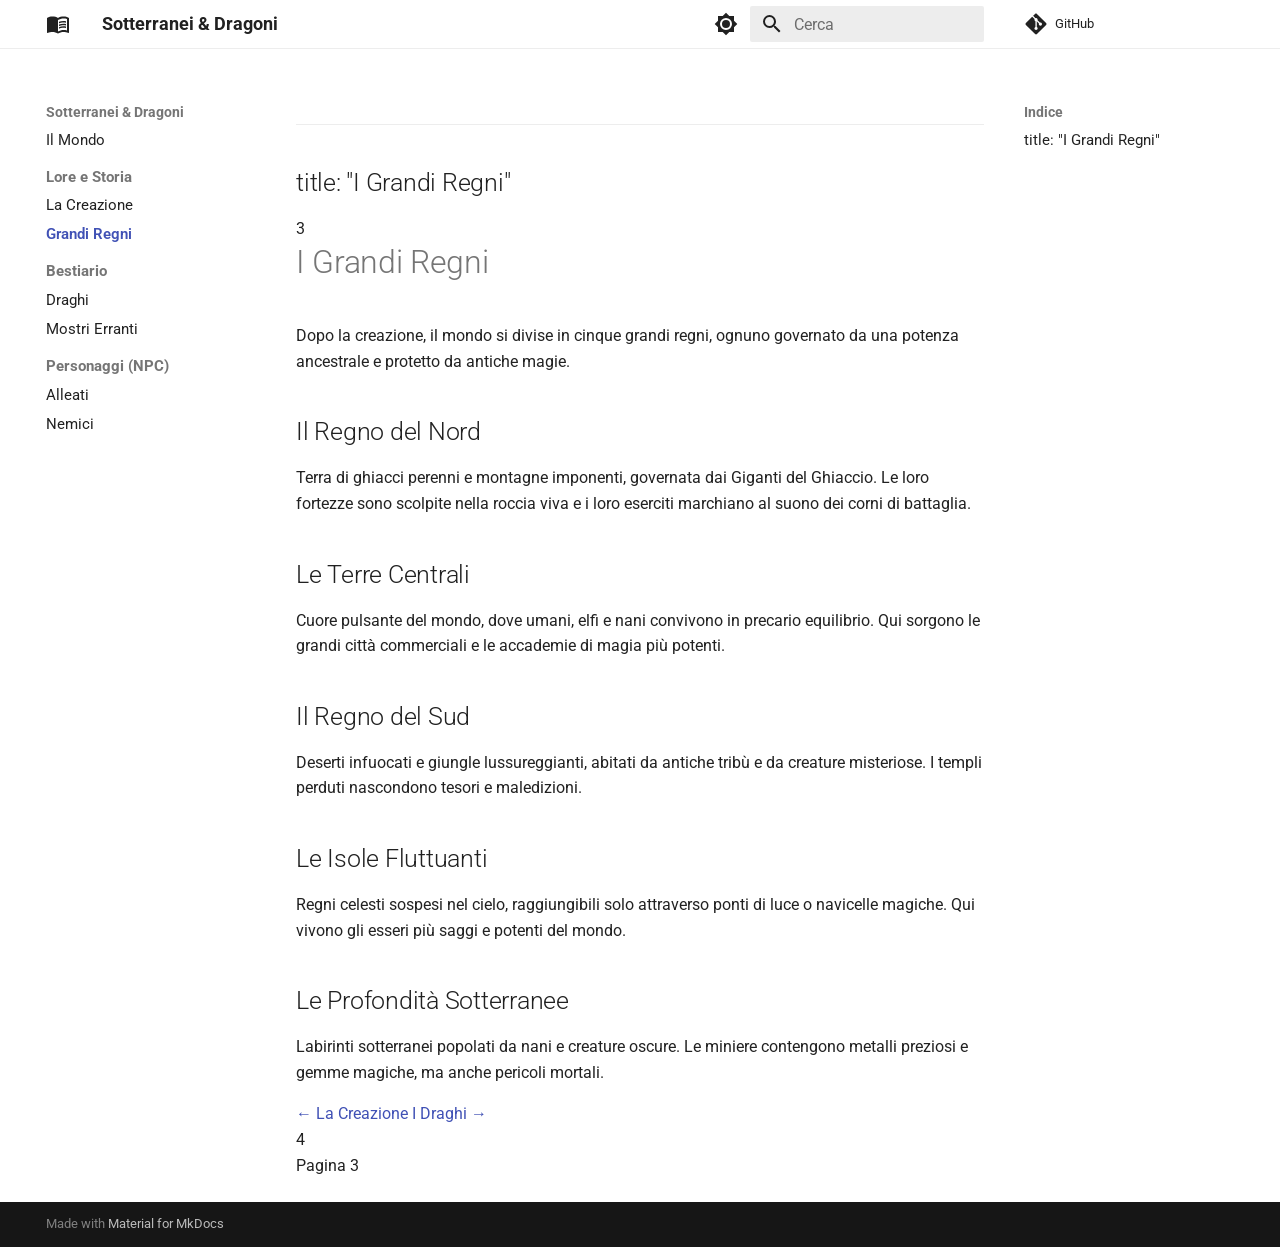
<file: storia/regni/index.html>
<!doctype html>
<html lang="it" class="no-js">
  <head>
    
      <meta charset="utf-8">
      <meta name="viewport" content="width=device-width,initial-scale=1">
      
      
      
        <link rel="canonical" href="https://dnd.michaelfrancazzi.com/storia/regni/">
      
      
        <link rel="prev" href="../origine/">
      
      
        <link rel="next" href="../../creature/draghi/">
      
      
        
      
      
      <link rel="icon" href="../../assets/images/favicon.png">
      <meta name="generator" content="mkdocs-1.6.1, mkdocs-material-9.7.1">
    
    
      
        <title>Grandi Regni - Sotterranei & Dragoni</title>
      
    
    
      <link rel="stylesheet" href="../../assets/stylesheets/main.484c7ddc.min.css">
      
        
        <link rel="stylesheet" href="../../assets/stylesheets/palette.ab4e12ef.min.css">
      
      


    
    
      
    
    
      
        
        
        <link rel="preconnect" href="https://fonts.gstatic.com" crossorigin>
        <link rel="stylesheet" href="https://fonts.googleapis.com/css?family=Roboto:300,300i,400,400i,700,700i%7CRoboto+Mono:400,400i,700,700i&display=fallback">
        <style>:root{--md-text-font:"Roboto";--md-code-font:"Roboto Mono"}</style>
      
    
    
      <link rel="stylesheet" href="../../stylesheets/extra.css">
    
    <script>__md_scope=new URL("../..",location),__md_hash=e=>[...e].reduce(((e,_)=>(e<<5)-e+_.charCodeAt(0)),0),__md_get=(e,_=localStorage,t=__md_scope)=>JSON.parse(_.getItem(t.pathname+"."+e)),__md_set=(e,_,t=localStorage,a=__md_scope)=>{try{t.setItem(a.pathname+"."+e,JSON.stringify(_))}catch(e){}}</script>
    
      

    
    
  </head>
  
  
    
    
      
    
    
    
    
    <body dir="ltr" data-md-color-scheme="default" data-md-color-primary="white" data-md-color-accent="indigo">
  
    
    <input class="md-toggle" data-md-toggle="drawer" type="checkbox" id="__drawer" autocomplete="off">
    <input class="md-toggle" data-md-toggle="search" type="checkbox" id="__search" autocomplete="off">
    <label class="md-overlay" for="__drawer"></label>
    <div data-md-component="skip">
      
        
        <a href="#title-i-grandi-regni" class="md-skip">
          Vai al contenuto
        </a>
      
    </div>
    <div data-md-component="announce">
      
    </div>
    
    
      

  

<header class="md-header md-header--shadow" data-md-component="header">
  <nav class="md-header__inner md-grid" aria-label="Intestazione">
    <a href="../.." title="Sotterranei &amp; Dragoni" class="md-header__button md-logo" aria-label="Sotterranei & Dragoni" data-md-component="logo">
      
  
  <svg xmlns="http://www.w3.org/2000/svg" viewBox="0 0 24 24"><path d="M12 21.5c-1.35-.85-3.8-1.5-5.5-1.5-1.65 0-3.35.3-4.75 1.05-.1.05-.15.05-.25.05-.25 0-.5-.25-.5-.5V6c.6-.45 1.25-.75 2-1 1.11-.35 2.33-.5 3.5-.5 1.95 0 4.05.4 5.5 1.5 1.45-1.1 3.55-1.5 5.5-1.5 1.17 0 2.39.15 3.5.5.75.25 1.4.55 2 1v14.6c0 .25-.25.5-.5.5-.1 0-.15 0-.25-.05-1.4-.75-3.1-1.05-4.75-1.05-1.7 0-4.15.65-5.5 1.5M12 8v11.5c1.35-.85 3.8-1.5 5.5-1.5 1.2 0 2.4.15 3.5.5V7c-1.1-.35-2.3-.5-3.5-.5-1.7 0-4.15.65-5.5 1.5m1 3.5c1.11-.68 2.6-1 4.5-1 .91 0 1.76.09 2.5.28V9.23c-.87-.15-1.71-.23-2.5-.23q-2.655 0-4.5.84zm4.5.17c-1.71 0-3.21.26-4.5.79v1.69c1.11-.65 2.6-.99 4.5-.99 1.04 0 1.88.08 2.5.24v-1.5c-.87-.16-1.71-.23-2.5-.23m2.5 2.9c-.87-.16-1.71-.24-2.5-.24-1.83 0-3.33.27-4.5.8v1.69c1.11-.66 2.6-.99 4.5-.99 1.04 0 1.88.08 2.5.24z"/></svg>

    </a>
    <label class="md-header__button md-icon" for="__drawer">
      
      <svg xmlns="http://www.w3.org/2000/svg" viewBox="0 0 24 24"><path d="M3 6h18v2H3zm0 5h18v2H3zm0 5h18v2H3z"/></svg>
    </label>
    <div class="md-header__title" data-md-component="header-title">
      <div class="md-header__ellipsis">
        <div class="md-header__topic">
          <span class="md-ellipsis">
            Sotterranei & Dragoni
          </span>
        </div>
        <div class="md-header__topic" data-md-component="header-topic">
          <span class="md-ellipsis">
            
              Grandi Regni
            
          </span>
        </div>
      </div>
    </div>
    
      
        <form class="md-header__option" data-md-component="palette">
  
    
    
    
    <input class="md-option" data-md-color-media="(prefers-color-scheme: light)" data-md-color-scheme="default" data-md-color-primary="white" data-md-color-accent="indigo"  aria-label="Switch to dark mode"  type="radio" name="__palette" id="__palette_0">
    
      <label class="md-header__button md-icon" title="Switch to dark mode" for="__palette_1" hidden>
        <svg xmlns="http://www.w3.org/2000/svg" viewBox="0 0 24 24"><path d="M12 8a4 4 0 0 0-4 4 4 4 0 0 0 4 4 4 4 0 0 0 4-4 4 4 0 0 0-4-4m0 10a6 6 0 0 1-6-6 6 6 0 0 1 6-6 6 6 0 0 1 6 6 6 6 0 0 1-6 6m8-9.31V4h-4.69L12 .69 8.69 4H4v4.69L.69 12 4 15.31V20h4.69L12 23.31 15.31 20H20v-4.69L23.31 12z"/></svg>
      </label>
    
  
    
    
    
    <input class="md-option" data-md-color-media="(prefers-color-scheme: dark)" data-md-color-scheme="slate" data-md-color-primary="black" data-md-color-accent="indigo"  aria-label="Switch to light mode"  type="radio" name="__palette" id="__palette_1">
    
      <label class="md-header__button md-icon" title="Switch to light mode" for="__palette_0" hidden>
        <svg xmlns="http://www.w3.org/2000/svg" viewBox="0 0 24 24"><path d="M12 18c-.89 0-1.74-.2-2.5-.55C11.56 16.5 13 14.42 13 12s-1.44-4.5-3.5-5.45C10.26 6.2 11.11 6 12 6a6 6 0 0 1 6 6 6 6 0 0 1-6 6m8-9.31V4h-4.69L12 .69 8.69 4H4v4.69L.69 12 4 15.31V20h4.69L12 23.31 15.31 20H20v-4.69L23.31 12z"/></svg>
      </label>
    
  
</form>
      
    
    
      <script>var palette=__md_get("__palette");if(palette&&palette.color){if("(prefers-color-scheme)"===palette.color.media){var media=matchMedia("(prefers-color-scheme: light)"),input=document.querySelector(media.matches?"[data-md-color-media='(prefers-color-scheme: light)']":"[data-md-color-media='(prefers-color-scheme: dark)']");palette.color.media=input.getAttribute("data-md-color-media"),palette.color.scheme=input.getAttribute("data-md-color-scheme"),palette.color.primary=input.getAttribute("data-md-color-primary"),palette.color.accent=input.getAttribute("data-md-color-accent")}for(var[key,value]of Object.entries(palette.color))document.body.setAttribute("data-md-color-"+key,value)}</script>
    
    
    
      
      
        <label class="md-header__button md-icon" for="__search">
          
          <svg xmlns="http://www.w3.org/2000/svg" viewBox="0 0 24 24"><path d="M9.5 3A6.5 6.5 0 0 1 16 9.5c0 1.61-.59 3.09-1.56 4.23l.27.27h.79l5 5-1.5 1.5-5-5v-.79l-.27-.27A6.52 6.52 0 0 1 9.5 16 6.5 6.5 0 0 1 3 9.5 6.5 6.5 0 0 1 9.5 3m0 2C7 5 5 7 5 9.5S7 14 9.5 14 14 12 14 9.5 12 5 9.5 5"/></svg>
        </label>
        <div class="md-search" data-md-component="search" role="dialog">
  <label class="md-search__overlay" for="__search"></label>
  <div class="md-search__inner" role="search">
    <form class="md-search__form" name="search">
      <input type="text" class="md-search__input" name="query" aria-label="Cerca" placeholder="Cerca" autocapitalize="off" autocorrect="off" autocomplete="off" spellcheck="false" data-md-component="search-query" required>
      <label class="md-search__icon md-icon" for="__search">
        
        <svg xmlns="http://www.w3.org/2000/svg" viewBox="0 0 24 24"><path d="M9.5 3A6.5 6.5 0 0 1 16 9.5c0 1.61-.59 3.09-1.56 4.23l.27.27h.79l5 5-1.5 1.5-5-5v-.79l-.27-.27A6.52 6.52 0 0 1 9.5 16 6.5 6.5 0 0 1 3 9.5 6.5 6.5 0 0 1 9.5 3m0 2C7 5 5 7 5 9.5S7 14 9.5 14 14 12 14 9.5 12 5 9.5 5"/></svg>
        
        <svg xmlns="http://www.w3.org/2000/svg" viewBox="0 0 24 24"><path d="M20 11v2H8l5.5 5.5-1.42 1.42L4.16 12l7.92-7.92L13.5 5.5 8 11z"/></svg>
      </label>
      <nav class="md-search__options" aria-label="Cerca">
        
        <button type="reset" class="md-search__icon md-icon" title="Cancella" aria-label="Cancella" tabindex="-1">
          
          <svg xmlns="http://www.w3.org/2000/svg" viewBox="0 0 24 24"><path d="M19 6.41 17.59 5 12 10.59 6.41 5 5 6.41 10.59 12 5 17.59 6.41 19 12 13.41 17.59 19 19 17.59 13.41 12z"/></svg>
        </button>
      </nav>
      
        <div class="md-search__suggest" data-md-component="search-suggest"></div>
      
    </form>
    <div class="md-search__output">
      <div class="md-search__scrollwrap" tabindex="0" data-md-scrollfix>
        <div class="md-search-result" data-md-component="search-result">
          <div class="md-search-result__meta">
            Inizializza la ricerca
          </div>
          <ol class="md-search-result__list" role="presentation"></ol>
        </div>
      </div>
    </div>
  </div>
</div>
      
    
    
      <div class="md-header__source">
        <a href="https://github.com/MikeFrank99/MikeFrank99.github.io" title="Apri repository" class="md-source" data-md-component="source">
  <div class="md-source__icon md-icon">
    
    <svg xmlns="http://www.w3.org/2000/svg" viewBox="0 0 448 512"><!--! Font Awesome Free 7.1.0 by @fontawesome - https://fontawesome.com License - https://fontawesome.com/license/free (Icons: CC BY 4.0, Fonts: SIL OFL 1.1, Code: MIT License) Copyright 2025 Fonticons, Inc.--><path d="M439.6 236.1 244 40.5c-5.4-5.5-12.8-8.5-20.4-8.5s-15 3-20.4 8.4L162.5 81l51.5 51.5c27.1-9.1 52.7 16.8 43.4 43.7l49.7 49.7c34.2-11.8 61.2 31 35.5 56.7-26.5 26.5-70.2-2.9-56-37.3L240.3 199v121.9c25.3 12.5 22.3 41.8 9.1 55-6.4 6.4-15.2 10.1-24.3 10.1s-17.8-3.6-24.3-10.1c-17.6-17.6-11.1-46.9 11.2-56v-123c-20.8-8.5-24.6-30.7-18.6-45L142.6 101 8.5 235.1C3 240.6 0 247.9 0 255.5s3 15 8.5 20.4l195.6 195.7c5.4 5.4 12.7 8.4 20.4 8.4s15-3 20.4-8.4l194.7-194.7c5.4-5.4 8.4-12.8 8.4-20.4s-3-15-8.4-20.4"/></svg>
  </div>
  <div class="md-source__repository">
    GitHub
  </div>
</a>
      </div>
    
  </nav>
  
</header>
    
    <div class="md-container" data-md-component="container">
      
      
        
          
        
      
      <main class="md-main" data-md-component="main">
        <div class="md-main__inner md-grid">
          
            
              
              <div class="md-sidebar md-sidebar--primary" data-md-component="sidebar" data-md-type="navigation" >
                <div class="md-sidebar__scrollwrap">
                  <div class="md-sidebar__inner">
                    



<nav class="md-nav md-nav--primary" aria-label="Navigazione" data-md-level="0">
  <label class="md-nav__title" for="__drawer">
    <a href="../.." title="Sotterranei &amp; Dragoni" class="md-nav__button md-logo" aria-label="Sotterranei & Dragoni" data-md-component="logo">
      
  
  <svg xmlns="http://www.w3.org/2000/svg" viewBox="0 0 24 24"><path d="M12 21.5c-1.35-.85-3.8-1.5-5.5-1.5-1.65 0-3.35.3-4.75 1.05-.1.05-.15.05-.25.05-.25 0-.5-.25-.5-.5V6c.6-.45 1.25-.75 2-1 1.11-.35 2.33-.5 3.5-.5 1.95 0 4.05.4 5.5 1.5 1.45-1.1 3.55-1.5 5.5-1.5 1.17 0 2.39.15 3.5.5.75.25 1.4.55 2 1v14.6c0 .25-.25.5-.5.5-.1 0-.15 0-.25-.05-1.4-.75-3.1-1.05-4.75-1.05-1.7 0-4.15.65-5.5 1.5M12 8v11.5c1.35-.85 3.8-1.5 5.5-1.5 1.2 0 2.4.15 3.5.5V7c-1.1-.35-2.3-.5-3.5-.5-1.7 0-4.15.65-5.5 1.5m1 3.5c1.11-.68 2.6-1 4.5-1 .91 0 1.76.09 2.5.28V9.23c-.87-.15-1.71-.23-2.5-.23q-2.655 0-4.5.84zm4.5.17c-1.71 0-3.21.26-4.5.79v1.69c1.11-.65 2.6-.99 4.5-.99 1.04 0 1.88.08 2.5.24v-1.5c-.87-.16-1.71-.23-2.5-.23m2.5 2.9c-.87-.16-1.71-.24-2.5-.24-1.83 0-3.33.27-4.5.8v1.69c1.11-.66 2.6-.99 4.5-.99 1.04 0 1.88.08 2.5.24z"/></svg>

    </a>
    Sotterranei & Dragoni
  </label>
  
    <div class="md-nav__source">
      <a href="https://github.com/MikeFrank99/MikeFrank99.github.io" title="Apri repository" class="md-source" data-md-component="source">
  <div class="md-source__icon md-icon">
    
    <svg xmlns="http://www.w3.org/2000/svg" viewBox="0 0 448 512"><!--! Font Awesome Free 7.1.0 by @fontawesome - https://fontawesome.com License - https://fontawesome.com/license/free (Icons: CC BY 4.0, Fonts: SIL OFL 1.1, Code: MIT License) Copyright 2025 Fonticons, Inc.--><path d="M439.6 236.1 244 40.5c-5.4-5.5-12.8-8.5-20.4-8.5s-15 3-20.4 8.4L162.5 81l51.5 51.5c27.1-9.1 52.7 16.8 43.4 43.7l49.7 49.7c34.2-11.8 61.2 31 35.5 56.7-26.5 26.5-70.2-2.9-56-37.3L240.3 199v121.9c25.3 12.5 22.3 41.8 9.1 55-6.4 6.4-15.2 10.1-24.3 10.1s-17.8-3.6-24.3-10.1c-17.6-17.6-11.1-46.9 11.2-56v-123c-20.8-8.5-24.6-30.7-18.6-45L142.6 101 8.5 235.1C3 240.6 0 247.9 0 255.5s3 15 8.5 20.4l195.6 195.7c5.4 5.4 12.7 8.4 20.4 8.4s15-3 20.4-8.4l194.7-194.7c5.4-5.4 8.4-12.8 8.4-20.4s-3-15-8.4-20.4"/></svg>
  </div>
  <div class="md-source__repository">
    GitHub
  </div>
</a>
    </div>
  
  <ul class="md-nav__list" data-md-scrollfix>
    
      
      
  
  
  
  
    <li class="md-nav__item">
      <a href="../../index.md" class="md-nav__link">
        
  
  
  <span class="md-ellipsis">
    
  
    Il Mondo
  

    
  </span>
  
  

      </a>
    </li>
  

    
      
      
  
  
    
  
  
  
    
    
    
    
      
        
        
      
    
    
    <li class="md-nav__item md-nav__item--active md-nav__item--section md-nav__item--nested">
      
        
        
        <input class="md-nav__toggle md-toggle " type="checkbox" id="__nav_2" checked>
        
          
          <label class="md-nav__link" for="__nav_2" id="__nav_2_label" tabindex="">
            
  
  
  <span class="md-ellipsis">
    
  
    Lore e Storia
  

    
  </span>
  
  

            <span class="md-nav__icon md-icon"></span>
          </label>
        
        <nav class="md-nav" data-md-level="1" aria-labelledby="__nav_2_label" aria-expanded="true">
          <label class="md-nav__title" for="__nav_2">
            <span class="md-nav__icon md-icon"></span>
            
  
    Lore e Storia
  

          </label>
          <ul class="md-nav__list" data-md-scrollfix>
            
              
                
  
  
  
  
    <li class="md-nav__item">
      <a href="../origine/" class="md-nav__link">
        
  
  
  <span class="md-ellipsis">
    
  
    La Creazione
  

    
  </span>
  
  

      </a>
    </li>
  

              
            
              
                
  
  
    
  
  
  
    <li class="md-nav__item md-nav__item--active">
      
      <input class="md-nav__toggle md-toggle" type="checkbox" id="__toc">
      
      
      
        <label class="md-nav__link md-nav__link--active" for="__toc">
          
  
  
  <span class="md-ellipsis">
    
  
    Grandi Regni
  

    
  </span>
  
  

          <span class="md-nav__icon md-icon"></span>
        </label>
      
      <a href="./" class="md-nav__link md-nav__link--active">
        
  
  
  <span class="md-ellipsis">
    
  
    Grandi Regni
  

    
  </span>
  
  

      </a>
      
        

<nav class="md-nav md-nav--secondary" aria-label="Indice">
  
  
  
  
    <label class="md-nav__title" for="__toc">
      <span class="md-nav__icon md-icon"></span>
      Indice
    </label>
    <ul class="md-nav__list" data-md-component="toc" data-md-scrollfix>
      
        <li class="md-nav__item">
  <a href="#title-i-grandi-regni" class="md-nav__link">
    <span class="md-ellipsis">
      
        title: "I Grandi Regni"
      
    </span>
  </a>
  
</li>
      
    </ul>
  
</nav>
      
    </li>
  

              
            
          </ul>
        </nav>
      
    </li>
  

    
      
      
  
  
  
  
    
    
    
    
      
        
        
      
    
    
    <li class="md-nav__item md-nav__item--section md-nav__item--nested">
      
        
        
          
        
        <input class="md-nav__toggle md-toggle md-toggle--indeterminate" type="checkbox" id="__nav_3" >
        
          
          <label class="md-nav__link" for="__nav_3" id="__nav_3_label" tabindex="">
            
  
  
  <span class="md-ellipsis">
    
  
    Bestiario
  

    
  </span>
  
  

            <span class="md-nav__icon md-icon"></span>
          </label>
        
        <nav class="md-nav" data-md-level="1" aria-labelledby="__nav_3_label" aria-expanded="false">
          <label class="md-nav__title" for="__nav_3">
            <span class="md-nav__icon md-icon"></span>
            
  
    Bestiario
  

          </label>
          <ul class="md-nav__list" data-md-scrollfix>
            
              
                
  
  
  
  
    <li class="md-nav__item">
      <a href="../../creature/draghi/" class="md-nav__link">
        
  
  
  <span class="md-ellipsis">
    
  
    Draghi
  

    
  </span>
  
  

      </a>
    </li>
  

              
            
              
                
  
  
  
  
    <li class="md-nav__item">
      <a href="../../creature/mostri/" class="md-nav__link">
        
  
  
  <span class="md-ellipsis">
    
  
    Mostri Erranti
  

    
  </span>
  
  

      </a>
    </li>
  

              
            
          </ul>
        </nav>
      
    </li>
  

    
      
      
  
  
  
  
    
    
    
    
      
        
        
      
    
    
    <li class="md-nav__item md-nav__item--section md-nav__item--nested">
      
        
        
          
        
        <input class="md-nav__toggle md-toggle md-toggle--indeterminate" type="checkbox" id="__nav_4" >
        
          
          <label class="md-nav__link" for="__nav_4" id="__nav_4_label" tabindex="">
            
  
  
  <span class="md-ellipsis">
    
  
    Personaggi (NPC)
  

    
  </span>
  
  

            <span class="md-nav__icon md-icon"></span>
          </label>
        
        <nav class="md-nav" data-md-level="1" aria-labelledby="__nav_4_label" aria-expanded="false">
          <label class="md-nav__title" for="__nav_4">
            <span class="md-nav__icon md-icon"></span>
            
  
    Personaggi (NPC)
  

          </label>
          <ul class="md-nav__list" data-md-scrollfix>
            
              
                
  
  
  
  
    <li class="md-nav__item">
      <a href="../../npc/alleati/" class="md-nav__link">
        
  
  
  <span class="md-ellipsis">
    
  
    Alleati
  

    
  </span>
  
  

      </a>
    </li>
  

              
            
              
                
  
  
  
  
    <li class="md-nav__item">
      <a href="../../npc/nemici/" class="md-nav__link">
        
  
  
  <span class="md-ellipsis">
    
  
    Nemici
  

    
  </span>
  
  

      </a>
    </li>
  

              
            
          </ul>
        </nav>
      
    </li>
  

    
  </ul>
</nav>
                  </div>
                </div>
              </div>
            
            
              
              <div class="md-sidebar md-sidebar--secondary" data-md-component="sidebar" data-md-type="toc" >
                <div class="md-sidebar__scrollwrap">
                  <div class="md-sidebar__inner">
                    

<nav class="md-nav md-nav--secondary" aria-label="Indice">
  
  
  
  
    <label class="md-nav__title" for="__toc">
      <span class="md-nav__icon md-icon"></span>
      Indice
    </label>
    <ul class="md-nav__list" data-md-component="toc" data-md-scrollfix>
      
        <li class="md-nav__item">
  <a href="#title-i-grandi-regni" class="md-nav__link">
    <span class="md-ellipsis">
      
        title: "I Grandi Regni"
      
    </span>
  </a>
  
</li>
      
    </ul>
  
</nav>
                  </div>
                </div>
              </div>
            
          
          
            <div class="md-content" data-md-component="content">
              
              <article class="md-content__inner md-typeset">
                
                  


  
  


<hr />
<h2 id="title-i-grandi-regni">title: "I Grandi Regni"</h2>
<div class="book-page">
  <div class="page-stain"></div>
  <span class="page-number left">3</span>

  <h1>I Grandi Regni</h1>

  <p><span class="drop-cap">D</span>opo la creazione, il mondo si divise in cinque grandi regni, ognuno governato da una potenza ancestrale e protetto da antiche magie.</p>

  <h2>Il Regno del Nord</h2>
  <p>Terra di ghiacci perenni e montagne imponenti, governata dai Giganti del Ghiaccio. Le loro fortezze sono scolpite nella roccia viva e i loro eserciti marchiano al suono dei corni di battaglia.</p>

  <h2>Le Terre Centrali</h2>
  <p>Cuore pulsante del mondo, dove umani, elfi e nani convivono in precario equilibrio. Qui sorgono le grandi città commerciali e le accademie di magia più potenti.</p>

  <h2>Il Regno del Sud</h2>
  <p>Deserti infuocati e giungle lussureggianti, abitati da antiche tribù e da creature misteriose. I templi perduti nascondono tesori e maledizioni.</p>

  <h2>Le Isole Fluttuanti</h2>
  <p>Regni celesti sospesi nel cielo, raggiungibili solo attraverso ponti di luce o navicelle magiche. Qui vivono gli esseri più saggi e potenti del mondo.</p>

  <h2>Le Profondità Sotterranee</h2>
  <p>Labirinti sotterranei popolati da nani e creature oscure. Le miniere contengono metalli preziosi e gemme magiche, ma anche pericoli mortali.</p>

  <div class="page-navigation">
    <a href="origine.md" class="nav-button">← La Creazione</a>
    <a href="../creature/draghi.md" class="nav-button">I Draghi →</a>
  </div>

  <span class="page-number right">4</span>
</div>

<div class="bookmark">Pagina 3</div>












                
              </article>
            </div>
          
          
<script>var target=document.getElementById(location.hash.slice(1));target&&target.name&&(target.checked=target.name.startsWith("__tabbed_"))</script>
        </div>
        
          <button type="button" class="md-top md-icon" data-md-component="top" hidden>
  
  <svg xmlns="http://www.w3.org/2000/svg" viewBox="0 0 24 24"><path d="M13 20h-2V8l-5.5 5.5-1.42-1.42L12 4.16l7.92 7.92-1.42 1.42L13 8z"/></svg>
  Torna su
</button>
        
      </main>
      
        <footer class="md-footer">
  
  <div class="md-footer-meta md-typeset">
    <div class="md-footer-meta__inner md-grid">
      <div class="md-copyright">
  
  
    Made with
    <a href="https://squidfunk.github.io/mkdocs-material/" target="_blank" rel="noopener">
      Material for MkDocs
    </a>
  
</div>
      
    </div>
  </div>
</footer>
      
    </div>
    <div class="md-dialog" data-md-component="dialog">
      <div class="md-dialog__inner md-typeset"></div>
    </div>
    
    
    
      
      
      <script id="__config" type="application/json">{"annotate": null, "base": "../..", "features": ["navigation.sections", "navigation.expand", "navigation.top", "navigation.tracking", "search.suggest", "search.highlight", "content.code.copy"], "search": "../../assets/javascripts/workers/search.2c215733.min.js", "tags": null, "translations": {"clipboard.copied": "Copiato", "clipboard.copy": "Copia", "search.result.more.one": "1 altro in questa pagina", "search.result.more.other": "# altri in questa pagina", "search.result.none": "Nessun documento trovato", "search.result.one": "1 documento trovato", "search.result.other": "# documenti trovati", "search.result.placeholder": "Scrivi per iniziare a cercare", "search.result.term.missing": "Non presente", "select.version": "Seleziona la versione"}, "version": null}</script>
    
    
      <script src="../../assets/javascripts/bundle.79ae519e.min.js"></script>
      
    
  </body>
</html>
</file>
<file: stylesheets/extra.css>
/* Rimuove l'ombra dell'header per un look flat stile GitHub */
.md-header {
  box-shadow: none;
  border-bottom: 1px solid var(--md-default-fg-color--lightest);
}

/* Colore dei link blu GitHub */
:root {
  --md-typeset-a-color: #0969da;
}

/* Sidebar: Font più compatto e pulito */
.md-nav__link {
  font-size: 0.75rem;
}

/* Evidenziazione pagina attiva nella sidebar */
.md-nav__link--active {
  font-weight: 600;
  color: var(--md-typeset-a-color) !important;
}

/* Adattamento per la modalità scura */
[data-md-color-scheme="slate"] {
  --md-typeset-a-color: #58a6ff;
}

/* Rende i blocchi di codice e le tabelle più "Wiki" */
.md-typeset table {
  border: 1px solid var(--md-default-fg-color--lightest);
  border-radius: 6px;
}
</file>
<file: assets/stylesheets/main.484c7ddc.min.css>
@charset "UTF-8";html{-webkit-text-size-adjust:none;-moz-text-size-adjust:none;text-size-adjust:none;box-sizing:border-box}*,:after,:before{box-sizing:inherit}@media (prefers-reduced-motion){*,:after,:before{transition:none!important}}body{margin:0}a,button,input,label{-webkit-tap-highlight-color:transparent}a{color:inherit;text-decoration:none}hr{border:0;box-sizing:initial;display:block;height:.05rem;overflow:visible;padding:0}small{font-size:80%}sub,sup{line-height:1em}img{border-style:none}table{border-collapse:initial;border-spacing:0}td,th{font-weight:400;vertical-align:top}button{background:#0000;border:0;font-family:inherit;font-size:inherit;margin:0;padding:0}input{border:0;outline:none}:root{--md-primary-fg-color:#4051b5;--md-primary-fg-color--light:#5d6cc0;--md-primary-fg-color--dark:#303fa1;--md-primary-bg-color:#fff;--md-primary-bg-color--light:#ffffffb3;--md-accent-fg-color:#526cfe;--md-accent-fg-color--transparent:#526cfe1a;--md-accent-bg-color:#fff;--md-accent-bg-color--light:#ffffffb3}[data-md-color-scheme=default]{color-scheme:light}[data-md-color-scheme=default] img[src$="#gh-dark-mode-only"],[data-md-color-scheme=default] img[src$="#only-dark"]{display:none}:root,[data-md-color-scheme=default]{--md-hue:225deg;--md-default-fg-color:#000000de;--md-default-fg-color--light:#0000008a;--md-default-fg-color--lighter:#00000052;--md-default-fg-color--lightest:#00000012;--md-default-bg-color:#fff;--md-default-bg-color--light:#ffffffb3;--md-default-bg-color--lighter:#ffffff4d;--md-default-bg-color--lightest:#ffffff1f;--md-code-fg-color:#36464e;--md-code-bg-color:#f5f5f5;--md-code-bg-color--light:#f5f5f5b3;--md-code-bg-color--lighter:#f5f5f54d;--md-code-hl-color:#4287ff;--md-code-hl-color--light:#4287ff1a;--md-code-hl-number-color:#d52a2a;--md-code-hl-special-color:#db1457;--md-code-hl-function-color:#a846b9;--md-code-hl-constant-color:#6e59d9;--md-code-hl-keyword-color:#3f6ec6;--md-code-hl-string-color:#1c7d4d;--md-code-hl-name-color:var(--md-code-fg-color);--md-code-hl-operator-color:var(--md-default-fg-color--light);--md-code-hl-punctuation-color:var(--md-default-fg-color--light);--md-code-hl-comment-color:var(--md-default-fg-color--light);--md-code-hl-generic-color:var(--md-default-fg-color--light);--md-code-hl-variable-color:var(--md-default-fg-color--light);--md-typeset-color:var(--md-default-fg-color);--md-typeset-a-color:var(--md-primary-fg-color);--md-typeset-del-color:#f5503d26;--md-typeset-ins-color:#0bd57026;--md-typeset-kbd-color:#fafafa;--md-typeset-kbd-accent-color:#fff;--md-typeset-kbd-border-color:#b8b8b8;--md-typeset-mark-color:#ffff0080;--md-typeset-table-color:#0000001f;--md-typeset-table-color--light:rgba(0,0,0,.035);--md-admonition-fg-color:var(--md-default-fg-color);--md-admonition-bg-color:var(--md-default-bg-color);--md-warning-fg-color:#000000de;--md-warning-bg-color:#ff9;--md-footer-fg-color:#fff;--md-footer-fg-color--light:#ffffffb3;--md-footer-fg-color--lighter:#ffffff73;--md-footer-bg-color:#000000de;--md-footer-bg-color--dark:#00000052;--md-shadow-z1:0 0.2rem 0.5rem #0000000d,0 0 0.05rem #0000001a;--md-shadow-z2:0 0.2rem 0.5rem #0000001a,0 0 0.05rem #00000040;--md-shadow-z3:0 0.2rem 0.5rem #0003,0 0 0.05rem #00000059}.md-icon svg{fill:currentcolor;display:block;height:1.2rem;width:1.2rem}body{-webkit-font-smoothing:antialiased;-moz-osx-font-smoothing:grayscale;--md-text-font-family:var(--md-text-font,_),-apple-system,BlinkMacSystemFont,Helvetica,Arial,sans-serif;--md-code-font-family:var(--md-code-font,_),SFMono-Regular,Consolas,Menlo,monospace}aside,body,input{font-feature-settings:"kern","liga";color:var(--md-typeset-color);font-family:var(--md-text-font-family)}code,kbd,pre{font-feature-settings:"kern";font-family:var(--md-code-font-family)}:root{--md-typeset-table-sort-icon:url('data:image/svg+xml;charset=utf-8,<svg xmlns="http://www.w3.org/2000/svg" viewBox="0 0 24 24"><path d="m18 21-4-4h3V7h-3l4-4 4 4h-3v10h3M2 19v-2h10v2M2 13v-2h7v2M2 7V5h4v2z"/></svg>');--md-typeset-table-sort-icon--asc:url('data:image/svg+xml;charset=utf-8,<svg xmlns="http://www.w3.org/2000/svg" viewBox="0 0 24 24"><path d="M19 17h3l-4 4-4-4h3V3h2M2 17h10v2H2M6 5v2H2V5m0 6h7v2H2z"/></svg>');--md-typeset-table-sort-icon--desc:url('data:image/svg+xml;charset=utf-8,<svg xmlns="http://www.w3.org/2000/svg" viewBox="0 0 24 24"><path d="M19 7h3l-4-4-4 4h3v14h2M2 17h10v2H2M6 5v2H2V5m0 6h7v2H2z"/></svg>')}.md-typeset{-webkit-print-color-adjust:exact;color-adjust:exact;font-size:.8rem;line-height:1.6;overflow-wrap:break-word}@media print{.md-typeset{font-size:.68rem}}.md-typeset blockquote,.md-typeset dl,.md-typeset figure,.md-typeset ol,.md-typeset pre,.md-typeset ul{margin-bottom:1em;margin-top:1em}.md-typeset h1{color:var(--md-default-fg-color--light);font-size:2em;line-height:1.3;margin:0 0 1.25em}.md-typeset h1,.md-typeset h2{font-weight:300;letter-spacing:-.01em}.md-typeset h2{font-size:1.5625em;line-height:1.4;margin:1.6em 0 .64em}.md-typeset h3{font-size:1.25em;font-weight:400;letter-spacing:-.01em;line-height:1.5;margin:1.6em 0 .8em}.md-typeset h2+h3{margin-top:.8em}.md-typeset h4{font-weight:700;letter-spacing:-.01em;margin:1em 0}.md-typeset h5,.md-typeset h6{color:var(--md-default-fg-color--light);font-size:.8em;font-weight:700;letter-spacing:-.01em;margin:1.25em 0}.md-typeset h5{text-transform:uppercase}.md-typeset h5 code{text-transform:none}.md-typeset hr{border-bottom:.05rem solid var(--md-default-fg-color--lightest);display:flow-root;margin:1.5em 0}.md-typeset a{color:var(--md-typeset-a-color);word-break:break-word}.md-typeset a,.md-typeset a:before{transition:color 125ms}.md-typeset a:focus,.md-typeset a:hover{color:var(--md-accent-fg-color)}.md-typeset a:focus code,.md-typeset a:hover code{background-color:var(--md-accent-fg-color--transparent);color:var(--md-accent-fg-color)}.md-typeset a code{color:var(--md-typeset-a-color)}.md-typeset a.focus-visible{outline-color:var(--md-accent-fg-color);outline-offset:.2rem}.md-typeset code,.md-typeset kbd,.md-typeset pre{color:var(--md-code-fg-color);direction:ltr;font-variant-ligatures:none;transition:background-color 125ms}@media print{.md-typeset code,.md-typeset kbd,.md-typeset pre{white-space:pre-wrap}}.md-typeset code{background-color:var(--md-code-bg-color);border-radius:.1rem;-webkit-box-decoration-break:clone;box-decoration-break:clone;font-size:.85em;padding:0 .2941176471em;transition:color 125ms,background-color 125ms;word-break:break-word}.md-typeset code:not(.focus-visible){-webkit-tap-highlight-color:transparent;outline:none}.md-typeset pre{display:flow-root;line-height:1.4;position:relative}.md-typeset pre>code{-webkit-box-decoration-break:slice;box-decoration-break:slice;box-shadow:none;display:block;margin:0;outline-color:var(--md-accent-fg-color);overflow:auto;padding:.7720588235em 1.1764705882em;scrollbar-color:var(--md-default-fg-color--lighter) #0000;scrollbar-width:thin;touch-action:auto;word-break:normal}.md-typeset pre>code:hover{scrollbar-color:var(--md-accent-fg-color) #0000}.md-typeset pre>code::-webkit-scrollbar{height:.2rem;width:.2rem}.md-typeset pre>code::-webkit-scrollbar-thumb{background-color:var(--md-default-fg-color--lighter)}.md-typeset pre>code::-webkit-scrollbar-thumb:hover{background-color:var(--md-accent-fg-color)}.md-typeset kbd{background-color:var(--md-typeset-kbd-color);border-radius:.1rem;box-shadow:0 .1rem 0 .05rem var(--md-typeset-kbd-border-color),0 .1rem 0 var(--md-typeset-kbd-border-color),0 -.1rem .2rem var(--md-typeset-kbd-accent-color) inset;color:var(--md-default-fg-color);display:inline-block;font-size:.75em;padding:0 .6666666667em;vertical-align:text-top;word-break:break-word}.md-typeset mark{background-color:var(--md-typeset-mark-color);-webkit-box-decoration-break:clone;box-decoration-break:clone;color:inherit;word-break:break-word}.md-typeset abbr{cursor:help;text-decoration:none}.md-typeset [data-preview],.md-typeset abbr{border-bottom:.05rem dotted var(--md-default-fg-color--light)}.md-typeset small{opacity:.75}[dir=ltr] .md-typeset sub,[dir=ltr] .md-typeset sup{margin-left:.078125em}[dir=rtl] .md-typeset sub,[dir=rtl] .md-typeset sup{margin-right:.078125em}[dir=ltr] .md-typeset blockquote{padding-left:.6rem}[dir=rtl] .md-typeset blockquote{padding-right:.6rem}[dir=ltr] .md-typeset blockquote{border-left:.2rem solid var(--md-default-fg-color--lighter)}[dir=rtl] .md-typeset blockquote{border-right:.2rem solid var(--md-default-fg-color--lighter)}.md-typeset blockquote{color:var(--md-default-fg-color--light);margin-left:0;margin-right:0}.md-typeset ul{list-style-type:disc}.md-typeset ul[type]{list-style-type:revert-layer}[dir=ltr] .md-typeset ol,[dir=ltr] .md-typeset ul{margin-left:.625em}[dir=rtl] .md-typeset ol,[dir=rtl] .md-typeset ul{margin-right:.625em}.md-typeset ol,.md-typeset ul{padding:0}.md-typeset ol:not([hidden]),.md-typeset ul:not([hidden]){display:flow-root}.md-typeset ol ol,.md-typeset ul ol{list-style-type:lower-alpha}.md-typeset ol ol ol,.md-typeset ul ol ol{list-style-type:lower-roman}.md-typeset ol ol ol ol,.md-typeset ul ol ol ol{list-style-type:upper-alpha}.md-typeset ol ol ol ol ol,.md-typeset ul ol ol ol ol{list-style-type:upper-roman}.md-typeset ol[type],.md-typeset ul[type]{list-style-type:revert-layer}[dir=ltr] .md-typeset ol li,[dir=ltr] .md-typeset ul li{margin-left:1.25em}[dir=rtl] .md-typeset ol li,[dir=rtl] .md-typeset ul li{margin-right:1.25em}.md-typeset ol li,.md-typeset ul li{margin-bottom:.5em}.md-typeset ol li blockquote,.md-typeset ol li p,.md-typeset ul li blockquote,.md-typeset ul li p{margin:.5em 0}.md-typeset ol li:last-child,.md-typeset ul li:last-child{margin-bottom:0}[dir=ltr] .md-typeset ol li ol,[dir=ltr] .md-typeset ol li ul,[dir=ltr] .md-typeset ul li ol,[dir=ltr] .md-typeset ul li ul{margin-left:.625em}[dir=rtl] .md-typeset ol li ol,[dir=rtl] .md-typeset ol li ul,[dir=rtl] .md-typeset ul li ol,[dir=rtl] .md-typeset ul li ul{margin-right:.625em}.md-typeset ol li ol,.md-typeset ol li ul,.md-typeset ul li ol,.md-typeset ul li ul{margin-bottom:.5em;margin-top:.5em}[dir=ltr] .md-typeset dd{margin-left:1.875em}[dir=rtl] .md-typeset dd{margin-right:1.875em}.md-typeset dd{margin-bottom:1.5em;margin-top:1em}.md-typeset img,.md-typeset svg,.md-typeset video{height:auto;max-width:100%}.md-typeset img[align=left]{margin:1em 1em 1em 0}.md-typeset img[align=right]{margin:1em 0 1em 1em}.md-typeset img[align]:only-child{margin-top:0}.md-typeset figure{display:flow-root;margin:1em auto;max-width:100%;text-align:center;width:fit-content}.md-typeset figure img{display:block;margin:0 auto}.md-typeset figcaption{font-style:italic;margin:1em auto;max-width:24rem}.md-typeset iframe{max-width:100%}.md-typeset table:not([class]){background-color:var(--md-default-bg-color);border:.05rem solid var(--md-typeset-table-color);border-radius:.1rem;display:inline-block;font-size:.64rem;max-width:100%;overflow:auto;touch-action:auto}@media print{.md-typeset table:not([class]){display:table}}.md-typeset table:not([class])+*{margin-top:1.5em}.md-typeset table:not([class]) td>:first-child,.md-typeset table:not([class]) th>:first-child{margin-top:0}.md-typeset table:not([class]) td>:last-child,.md-typeset table:not([class]) th>:last-child{margin-bottom:0}.md-typeset table:not([class]) td:not([align]),.md-typeset table:not([class]) th:not([align]){text-align:left}[dir=rtl] .md-typeset table:not([class]) td:not([align]),[dir=rtl] .md-typeset table:not([class]) th:not([align]){text-align:right}.md-typeset table:not([class]) th{font-weight:700;min-width:5rem;padding:.9375em 1.25em;vertical-align:top}.md-typeset table:not([class]) td{border-top:.05rem solid var(--md-typeset-table-color);padding:.9375em 1.25em;vertical-align:top}.md-typeset table:not([class]) tbody tr{transition:background-color 125ms}.md-typeset table:not([class]) tbody tr:hover{background-color:var(--md-typeset-table-color--light);box-shadow:0 .05rem 0 var(--md-default-bg-color) inset}.md-typeset table:not([class]) a{word-break:normal}.md-typeset table th[role=columnheader]{cursor:pointer}[dir=ltr] .md-typeset table th[role=columnheader]:after{margin-left:.5em}[dir=rtl] .md-typeset table th[role=columnheader]:after{margin-right:.5em}.md-typeset table th[role=columnheader]:after{content:"";display:inline-block;height:1.2em;-webkit-mask-image:var(--md-typeset-table-sort-icon);mask-image:var(--md-typeset-table-sort-icon);-webkit-mask-repeat:no-repeat;mask-repeat:no-repeat;-webkit-mask-size:contain;mask-size:contain;transition:background-color 125ms;vertical-align:text-bottom;width:1.2em}.md-typeset table th[role=columnheader]:hover:after{background-color:var(--md-default-fg-color--lighter)}.md-typeset table th[role=columnheader][aria-sort=ascending]:after{background-color:var(--md-default-fg-color--light);-webkit-mask-image:var(--md-typeset-table-sort-icon--asc);mask-image:var(--md-typeset-table-sort-icon--asc)}.md-typeset table th[role=columnheader][aria-sort=descending]:after{background-color:var(--md-default-fg-color--light);-webkit-mask-image:var(--md-typeset-table-sort-icon--desc);mask-image:var(--md-typeset-table-sort-icon--desc)}.md-typeset__scrollwrap{margin:1em -.8rem;overflow-x:auto;touch-action:auto}.md-typeset__table{display:inline-block;margin-bottom:.5em;padding:0 .8rem}@media print{.md-typeset__table{display:block}}html .md-typeset__table table{display:table;margin:0;overflow:hidden;width:100%}@media screen and (max-width:44.984375em){.md-content__inner>pre{margin:1em -.8rem}.md-content__inner>pre code{border-radius:0}}.md-typeset .md-author{border-radius:100%;display:block;flex-shrink:0;height:1.6rem;overflow:hidden;position:relative;transition:color 125ms,transform 125ms;width:1.6rem}.md-typeset .md-author img{display:block}.md-typeset .md-author--more{background:var(--md-default-fg-color--lightest);color:var(--md-default-fg-color--lighter);font-size:.6rem;font-weight:700;line-height:1.6rem;text-align:center}.md-typeset .md-author--long{height:2.4rem;width:2.4rem}.md-typeset a.md-author{transform:scale(1)}.md-typeset a.md-author img{border-radius:100%;filter:grayscale(100%) opacity(75%);transition:filter 125ms}.md-typeset a.md-author:focus,.md-typeset a.md-author:hover{transform:scale(1.1);z-index:1}.md-typeset a.md-author:focus img,.md-typeset a.md-author:hover img{filter:grayscale(0)}.md-banner{background-color:var(--md-footer-bg-color);color:var(--md-footer-fg-color);overflow:auto}@media print{.md-banner{display:none}}.md-banner--warning{background-color:var(--md-warning-bg-color);color:var(--md-warning-fg-color)}.md-banner__inner{font-size:.7rem;margin:.6rem auto;padding:0 .8rem}[dir=ltr] .md-banner__button{float:right}[dir=rtl] .md-banner__button{float:left}.md-banner__button{color:inherit;cursor:pointer;transition:opacity .25s}.no-js .md-banner__button{display:none}.md-banner__button:hover{opacity:.7}html{font-size:125%;height:100%;overflow-x:hidden}@media screen and (min-width:100em){html{font-size:137.5%}}@media screen and (min-width:125em){html{font-size:150%}}body{background-color:var(--md-default-bg-color);display:flex;flex-direction:column;font-size:.5rem;min-height:100%;position:relative;width:100%}@media print{body{display:block}}@media screen and (max-width:59.984375em){body[data-md-scrolllock]{position:fixed}}.md-grid{margin-left:auto;margin-right:auto;max-width:61rem}.md-container{display:flex;flex-direction:column;flex-grow:1}@media print{.md-container{display:block}}.md-main{flex-grow:1}.md-main__inner{display:flex;height:100%;margin-top:1.5rem}.md-ellipsis{overflow:hidden;text-overflow:ellipsis}.md-toggle{display:none}.md-option{height:0;opacity:0;position:absolute;width:0}.md-option:checked+label:not([hidden]){display:block}.md-option.focus-visible+label{outline-color:var(--md-accent-fg-color);outline-style:auto}.md-skip{background-color:var(--md-default-fg-color);border-radius:.1rem;color:var(--md-default-bg-color);font-size:.64rem;margin:.5rem;opacity:0;outline-color:var(--md-accent-fg-color);padding:.3rem .5rem;position:fixed;transform:translateY(.4rem);z-index:-1}.md-skip:focus{opacity:1;transform:translateY(0);transition:transform .25s cubic-bezier(.4,0,.2,1),opacity 175ms 75ms;z-index:10}@page{margin:25mm}:root{--md-clipboard-icon:url('data:image/svg+xml;charset=utf-8,<svg xmlns="http://www.w3.org/2000/svg" viewBox="0 0 24 24"><path d="M19 21H8V7h11m0-2H8a2 2 0 0 0-2 2v14a2 2 0 0 0 2 2h11a2 2 0 0 0 2-2V7a2 2 0 0 0-2-2m-3-4H4a2 2 0 0 0-2 2v14h2V3h12z"/></svg>')}.md-clipboard{border-radius:.1rem;color:var(--md-default-fg-color--lightest);cursor:pointer;height:1.5em;outline-color:var(--md-accent-fg-color);outline-offset:.1rem;transition:color .25s;width:1.5em;z-index:1}@media print{.md-clipboard{display:none}}.md-clipboard:not(.focus-visible){-webkit-tap-highlight-color:transparent;outline:none}:hover>.md-clipboard{color:var(--md-default-fg-color--light)}.md-clipboard:focus,.md-clipboard:hover{color:var(--md-accent-fg-color)}.md-clipboard:after{background-color:currentcolor;content:"";display:block;height:1.125em;margin:0 auto;-webkit-mask-image:var(--md-clipboard-icon);mask-image:var(--md-clipboard-icon);-webkit-mask-position:center;mask-position:center;-webkit-mask-repeat:no-repeat;mask-repeat:no-repeat;-webkit-mask-size:contain;mask-size:contain;width:1.125em}.md-clipboard--inline{cursor:pointer}.md-clipboard--inline code{transition:color .25s,background-color .25s}.md-clipboard--inline:focus code,.md-clipboard--inline:hover code{background-color:var(--md-accent-fg-color--transparent);color:var(--md-accent-fg-color)}:root{--md-code-select-icon:url('data:image/svg+xml;charset=utf-8,<svg xmlns="http://www.w3.org/2000/svg" viewBox="0 0 24 24"><path d="M19 19h-4v2h4c1.1 0 2-.9 2-2v-4h-2m0-12h-4v2h4v4h2V5c0-1.1-.9-2-2-2M5 5h4V3H5c-1.1 0-2 .9-2 2v4h2m0 6H3v4c0 1.1.9 2 2 2h4v-2H5zm2-4h2v2H7zm4 0h2v2h-2zm4 0h2v2h-2zM7 7h2v2H7zm4 0h2v2h-2zm4 0h2v2h-2zm-8 8h2v2H7zm4 0h2v2h-2zm4 0h2v2h-2z"/></svg>');--md-code-copy-icon:url('data:image/svg+xml;charset=utf-8,<svg xmlns="http://www.w3.org/2000/svg" viewBox="0 0 24 24"><path d="M19 21H8V7h11m0-2H8a2 2 0 0 0-2 2v14a2 2 0 0 0 2 2h11a2 2 0 0 0 2-2V7a2 2 0 0 0-2-2m-3-4H4a2 2 0 0 0-2 2v14h2V3h12z"/></svg>')}.md-typeset .md-code__content{display:grid}.md-code__nav{background-color:var(--md-code-bg-color--lighter);border-radius:.1rem;display:flex;gap:.2rem;padding:.2rem;position:absolute;right:.25em;top:.25em;transition:background-color .25s;z-index:1}:hover>.md-code__nav{background-color:var(--md-code-bg-color--light)}.md-code__button{color:var(--md-default-fg-color--lightest);cursor:pointer;display:block;height:1.5em;outline-color:var(--md-accent-fg-color);outline-offset:.1rem;transition:color .25s;width:1.5em}:hover>*>.md-code__button{color:var(--md-default-fg-color--light)}.md-code__button.focus-visible,.md-code__button:hover{color:var(--md-accent-fg-color)}.md-code__button--active{color:var(--md-default-fg-color)!important}.md-code__button:after{background-color:currentcolor;content:"";display:block;height:1.125em;margin:0 auto;-webkit-mask-position:center;mask-position:center;-webkit-mask-repeat:no-repeat;mask-repeat:no-repeat;-webkit-mask-size:contain;mask-size:contain;width:1.125em}.md-code__button[data-md-type=select]:after{-webkit-mask-image:var(--md-code-select-icon);mask-image:var(--md-code-select-icon)}.md-code__button[data-md-type=copy]:after{-webkit-mask-image:var(--md-code-copy-icon);mask-image:var(--md-code-copy-icon)}@keyframes consent{0%{opacity:0;transform:translateY(100%)}to{opacity:1;transform:translateY(0)}}@keyframes overlay{0%{opacity:0}to{opacity:1}}.md-consent__overlay{animation:overlay .25s both;-webkit-backdrop-filter:blur(.1rem);backdrop-filter:blur(.1rem);background-color:#0000008a;height:100%;opacity:1;position:fixed;top:0;width:100%;z-index:5}.md-consent__inner{animation:consent .5s cubic-bezier(.1,.7,.1,1) both;background-color:var(--md-default-bg-color);border:0;border-radius:.1rem;bottom:0;box-shadow:0 0 .2rem #0000001a,0 .2rem .4rem #0003;max-height:100%;overflow:auto;padding:0;position:fixed;width:100%;z-index:5}.md-consent__form{padding:.8rem}.md-consent__settings{display:none;margin:1em 0}input:checked+.md-consent__settings{display:block}.md-consent__controls{margin-bottom:.8rem}.md-typeset .md-consent__controls .md-button{display:inline}@media screen and (max-width:44.984375em){.md-typeset .md-consent__controls .md-button{display:block;margin-top:.4rem;text-align:center;width:100%}}.md-consent label{cursor:pointer}.md-content{flex-grow:1;min-width:0}.md-content__inner{margin:0 .8rem 1.2rem;padding-top:.6rem}@media screen and (min-width:76.25em){[dir=ltr] .md-sidebar--primary:not([hidden])~.md-content>.md-content__inner{margin-left:1.2rem}[dir=ltr] .md-sidebar--secondary:not([hidden])~.md-content>.md-content__inner,[dir=rtl] .md-sidebar--primary:not([hidden])~.md-content>.md-content__inner{margin-right:1.2rem}[dir=rtl] .md-sidebar--secondary:not([hidden])~.md-content>.md-content__inner{margin-left:1.2rem}}.md-content__inner:before{content:"";display:block;height:.4rem}.md-content__inner>:last-child{margin-bottom:0}[dir=ltr] .md-content__button{float:right}[dir=rtl] .md-content__button{float:left}[dir=ltr] .md-content__button{margin-left:.4rem}[dir=rtl] .md-content__button{margin-right:.4rem}.md-content__button{margin:.4rem 0;padding:0}@media print{.md-content__button{display:none}}.md-typeset .md-content__button{color:var(--md-default-fg-color--lighter)}.md-content__button svg{display:inline;vertical-align:top}[dir=rtl] .md-content__button svg{transform:scaleX(-1)}[dir=ltr] .md-dialog{right:.8rem}[dir=rtl] .md-dialog{left:.8rem}.md-dialog{background-color:var(--md-default-fg-color);border-radius:.1rem;bottom:.8rem;box-shadow:var(--md-shadow-z3);min-width:11.1rem;opacity:0;padding:.4rem .6rem;pointer-events:none;position:fixed;transform:translateY(100%);transition:transform 0ms .4s,opacity .4s;z-index:4}@media print{.md-dialog{display:none}}.md-dialog--active{opacity:1;pointer-events:auto;transform:translateY(0);transition:transform .4s cubic-bezier(.075,.85,.175,1),opacity .4s}.md-dialog__inner{color:var(--md-default-bg-color);font-size:.7rem}.md-feedback{margin:2em 0 1em;text-align:center}.md-feedback fieldset{border:none;margin:0;padding:0}.md-feedback__title{font-weight:700;margin:1em auto}.md-feedback__inner{position:relative}.md-feedback__list{display:flex;flex-wrap:wrap;place-content:baseline center;position:relative}.md-feedback__list:hover .md-icon:not(:disabled){color:var(--md-default-fg-color--lighter)}:disabled .md-feedback__list{min-height:1.8rem}.md-feedback__icon{color:var(--md-default-fg-color--light);cursor:pointer;flex-shrink:0;margin:0 .1rem;transition:color 125ms}.md-feedback__icon:not(:disabled).md-icon:hover{color:var(--md-accent-fg-color)}.md-feedback__icon:disabled{color:var(--md-default-fg-color--lightest);pointer-events:none}.md-feedback__note{opacity:0;position:relative;transform:translateY(.4rem);transition:transform .4s cubic-bezier(.1,.7,.1,1),opacity .15s}.md-feedback__note>*{margin:0 auto;max-width:16rem}:disabled .md-feedback__note{opacity:1;transform:translateY(0)}@media print{.md-feedback{display:none}}.md-footer{background-color:var(--md-footer-bg-color);color:var(--md-footer-fg-color)}@media print{.md-footer{display:none}}.md-footer__inner{justify-content:space-between;overflow:auto;padding:.2rem}.md-footer__inner:not([hidden]){display:flex}.md-footer__link{align-items:end;display:flex;flex-grow:0.01;margin-bottom:.4rem;margin-top:1rem;max-width:100%;outline-color:var(--md-accent-fg-color);overflow:hidden;transition:opacity .25s}.md-footer__link:focus,.md-footer__link:hover{opacity:.7}[dir=rtl] .md-footer__link svg{transform:scaleX(-1)}@media screen and (max-width:44.984375em){.md-footer__link--prev{flex-shrink:0}.md-footer__link--prev .md-footer__title{display:none}}[dir=ltr] .md-footer__link--next{margin-left:auto}[dir=rtl] .md-footer__link--next{margin-right:auto}.md-footer__link--next{text-align:right}[dir=rtl] .md-footer__link--next{text-align:left}.md-footer__title{flex-grow:1;font-size:.9rem;margin-bottom:.7rem;max-width:calc(100% - 2.4rem);padding:0 1rem;white-space:nowrap}.md-footer__button{margin:.2rem;padding:.4rem}.md-footer__direction{font-size:.64rem;opacity:.7}.md-footer-meta{background-color:var(--md-footer-bg-color--dark)}.md-footer-meta__inner{display:flex;flex-wrap:wrap;justify-content:space-between;padding:.2rem}html .md-footer-meta.md-typeset a{color:var(--md-footer-fg-color--light)}html .md-footer-meta.md-typeset a:focus,html .md-footer-meta.md-typeset a:hover{color:var(--md-footer-fg-color)}.md-copyright{color:var(--md-footer-fg-color--lighter);font-size:.64rem;margin:auto .6rem;padding:.4rem 0;width:100%}@media screen and (min-width:45em){.md-copyright{width:auto}}.md-copyright__highlight{color:var(--md-footer-fg-color--light)}.md-social{display:inline-flex;gap:.2rem;margin:0 .4rem;padding:.2rem 0 .6rem}@media screen and (min-width:45em){.md-social{padding:.6rem 0}}.md-social__link{display:inline-block;height:1.6rem;text-align:center;width:1.6rem}.md-social__link:before{line-height:1.9}.md-social__link svg{fill:currentcolor;max-height:.8rem;vertical-align:-25%}.md-typeset .md-button{border:.1rem solid;border-radius:.1rem;color:var(--md-primary-fg-color);cursor:pointer;display:inline-block;font-weight:700;padding:.625em 2em;transition:color 125ms,background-color 125ms,border-color 125ms}.md-typeset .md-button--primary{background-color:var(--md-primary-fg-color);border-color:var(--md-primary-fg-color);color:var(--md-primary-bg-color)}.md-typeset .md-button:focus,.md-typeset .md-button:hover{background-color:var(--md-accent-fg-color);border-color:var(--md-accent-fg-color);color:var(--md-accent-bg-color)}[dir=ltr] .md-typeset .md-input{border-top-left-radius:.1rem}[dir=ltr] .md-typeset .md-input,[dir=rtl] .md-typeset .md-input{border-top-right-radius:.1rem}[dir=rtl] .md-typeset .md-input{border-top-left-radius:.1rem}.md-typeset .md-input{border-bottom:.1rem solid var(--md-default-fg-color--lighter);box-shadow:var(--md-shadow-z1);font-size:.8rem;height:1.8rem;padding:0 .6rem;transition:border .25s,box-shadow .25s}.md-typeset .md-input:focus,.md-typeset .md-input:hover{border-bottom-color:var(--md-accent-fg-color);box-shadow:var(--md-shadow-z2)}.md-typeset .md-input--stretch{width:100%}.md-header{background-color:var(--md-primary-fg-color);box-shadow:0 0 .2rem #0000,0 .2rem .4rem #0000;color:var(--md-primary-bg-color);display:block;left:0;position:sticky;right:0;top:0;z-index:4}@media print{.md-header{display:none}}.md-header[hidden]{transform:translateY(-100%);transition:transform .25s cubic-bezier(.8,0,.6,1),box-shadow .25s}.md-header--shadow{box-shadow:0 0 .2rem #0000001a,0 .2rem .4rem #0003;transition:transform .25s cubic-bezier(.1,.7,.1,1),box-shadow .25s}.md-header__inner{align-items:center;display:flex;padding:0 .2rem}.md-header__button{color:currentcolor;cursor:pointer;margin:.2rem;outline-color:var(--md-accent-fg-color);padding:.4rem;position:relative;transition:opacity .25s;vertical-align:middle;z-index:1}.md-header__button:hover{opacity:.7}.md-header__button:not([hidden]){display:inline-block}.md-header__button:not(.focus-visible){-webkit-tap-highlight-color:transparent;outline:none}.md-header__button.md-logo{margin:.2rem;padding:.4rem}@media screen and (max-width:76.234375em){.md-header__button.md-logo{display:none}}.md-header__button.md-logo img,.md-header__button.md-logo svg{fill:currentcolor;display:block;height:1.2rem;width:auto}@media screen and (min-width:60em){.md-header__button[for=__search]{display:none}}.no-js .md-header__button[for=__search]{display:none}[dir=rtl] .md-header__button[for=__search] svg{transform:scaleX(-1)}@media screen and (min-width:76.25em){.md-header__button[for=__drawer]{display:none}}.md-header__topic{display:flex;max-width:100%;position:absolute;transition:transform .4s cubic-bezier(.1,.7,.1,1),opacity .15s;white-space:nowrap}.md-header__topic+.md-header__topic{opacity:0;pointer-events:none;transform:translateX(1.25rem);transition:transform .4s cubic-bezier(1,.7,.1,.1),opacity .15s;z-index:-1}[dir=rtl] .md-header__topic+.md-header__topic{transform:translateX(-1.25rem)}.md-header__topic:first-child{font-weight:700}[dir=ltr] .md-header__title{margin-left:1rem;margin-right:.4rem}[dir=rtl] .md-header__title{margin-left:.4rem;margin-right:1rem}.md-header__title{flex-grow:1;font-size:.9rem;height:2.4rem;line-height:2.4rem}.md-header__title--active .md-header__topic{opacity:0;pointer-events:none;transform:translateX(-1.25rem);transition:transform .4s cubic-bezier(1,.7,.1,.1),opacity .15s;z-index:-1}[dir=rtl] .md-header__title--active .md-header__topic{transform:translateX(1.25rem)}.md-header__title--active .md-header__topic+.md-header__topic{opacity:1;pointer-events:auto;transform:translateX(0);transition:transform .4s cubic-bezier(.1,.7,.1,1),opacity .15s;z-index:0}.md-header__title>.md-header__ellipsis{height:100%;position:relative;width:100%}.md-header__option{display:flex;flex-shrink:0;max-width:100%;transition:max-width 0ms .25s,opacity .25s .25s;white-space:nowrap}[data-md-toggle=search]:checked~.md-header .md-header__option{max-width:0;opacity:0;transition:max-width 0ms,opacity 0ms}.md-header__option>input{bottom:0}.md-header__source{display:none}@media screen and (min-width:60em){[dir=ltr] .md-header__source{margin-left:1rem}[dir=rtl] .md-header__source{margin-right:1rem}.md-header__source{display:block;max-width:11.7rem;width:11.7rem}}@media screen and (min-width:76.25em){[dir=ltr] .md-header__source{margin-left:1.4rem}[dir=rtl] .md-header__source{margin-right:1.4rem}}.md-meta{color:var(--md-default-fg-color--light);font-size:.7rem;line-height:1.3}.md-meta__list{display:inline-flex;flex-wrap:wrap;list-style:none;margin:0;padding:0}.md-meta__item:not(:last-child):after{content:"·";margin-left:.2rem;margin-right:.2rem}.md-meta__link{color:var(--md-typeset-a-color)}.md-meta__link:focus,.md-meta__link:hover{color:var(--md-accent-fg-color)}.md-draft{background-color:#ff1744;border-radius:.125em;color:#fff;display:inline-block;font-weight:700;padding-left:.5714285714em;padding-right:.5714285714em}:root{--md-nav-icon--prev:url('data:image/svg+xml;charset=utf-8,<svg xmlns="http://www.w3.org/2000/svg" viewBox="0 0 24 24"><path d="M20 11v2H8l5.5 5.5-1.42 1.42L4.16 12l7.92-7.92L13.5 5.5 8 11z"/></svg>');--md-nav-icon--next:url('data:image/svg+xml;charset=utf-8,<svg xmlns="http://www.w3.org/2000/svg" viewBox="0 0 24 24"><path d="M8.59 16.58 13.17 12 8.59 7.41 10 6l6 6-6 6z"/></svg>');--md-toc-icon:url('data:image/svg+xml;charset=utf-8,<svg xmlns="http://www.w3.org/2000/svg" viewBox="0 0 24 24"><path d="M3 9h14V7H3zm0 4h14v-2H3zm0 4h14v-2H3zm16 0h2v-2h-2zm0-10v2h2V7zm0 6h2v-2h-2z"/></svg>')}.md-nav{font-size:.7rem;line-height:1.3}.md-nav__title{color:var(--md-default-fg-color--light);display:block;font-weight:700;overflow:hidden;padding:0 .6rem;text-overflow:ellipsis}.md-nav__title .md-nav__button{display:none}.md-nav__title .md-nav__button img{height:100%;width:auto}.md-nav__title .md-nav__button.md-logo img,.md-nav__title .md-nav__button.md-logo svg{fill:currentcolor;display:block;height:2.4rem;max-width:100%;object-fit:contain;width:auto}.md-nav__list{list-style:none;margin:0;padding:0}.md-nav__link{align-items:flex-start;display:flex;gap:.4rem;margin-top:.625em;scroll-snap-align:start;transition:color 125ms}.md-nav__link--passed,.md-nav__link--passed code{color:var(--md-default-fg-color--light)}.md-nav__item .md-nav__link--active,.md-nav__item .md-nav__link--active code{color:var(--md-typeset-a-color)}.md-nav__link .md-ellipsis{position:relative}.md-nav__link .md-ellipsis code{word-break:normal}[dir=ltr] .md-nav__link .md-icon:last-child{margin-left:auto}[dir=rtl] .md-nav__link .md-icon:last-child{margin-right:auto}.md-nav__link .md-typeset{font-size:.7rem;line-height:1.3}.md-nav__link svg{fill:currentcolor;flex-shrink:0;height:1.3em;position:relative}.md-nav__link[for]:focus,.md-nav__link[for]:hover,.md-nav__link[href]:focus,.md-nav__link[href]:hover{color:var(--md-accent-fg-color);cursor:pointer}.md-nav__link[for]:focus code,.md-nav__link[for]:hover code,.md-nav__link[href]:focus code,.md-nav__link[href]:hover code{background-color:var(--md-accent-fg-color--transparent);color:var(--md-accent-fg-color)}.md-nav__link.focus-visible{outline-color:var(--md-accent-fg-color);outline-offset:.2rem}.md-nav--primary .md-nav__link[for=__toc]{display:none}.md-nav--primary .md-nav__link[for=__toc] .md-icon:after{background-color:currentcolor;display:block;height:100%;-webkit-mask-image:var(--md-toc-icon);mask-image:var(--md-toc-icon);width:100%}.md-nav--primary .md-nav__link[for=__toc]~.md-nav{display:none}.md-nav__container>.md-nav__link{margin-top:0}.md-nav__container>.md-nav__link:first-child{flex-grow:1;min-width:0}.md-nav__icon{flex-shrink:0}.md-nav__source{display:none}@media screen and (max-width:76.234375em){.md-nav--primary,.md-nav--primary .md-nav{background-color:var(--md-default-bg-color);display:flex;flex-direction:column;height:100%;left:0;position:absolute;right:0;top:0;z-index:1}.md-nav--primary .md-nav__item,.md-nav--primary .md-nav__title{font-size:.8rem;line-height:1.5}.md-nav--primary .md-nav__title{background-color:var(--md-default-fg-color--lightest);color:var(--md-default-fg-color--light);cursor:pointer;height:5.6rem;line-height:2.4rem;padding:3rem .8rem .2rem;position:relative;white-space:nowrap}[dir=ltr] .md-nav--primary .md-nav__title .md-nav__icon{left:.4rem}[dir=rtl] .md-nav--primary .md-nav__title .md-nav__icon{right:.4rem}.md-nav--primary .md-nav__title .md-nav__icon{display:block;height:1.2rem;margin:.2rem;position:absolute;top:.4rem;width:1.2rem}.md-nav--primary .md-nav__title .md-nav__icon:after{background-color:currentcolor;content:"";display:block;height:100%;-webkit-mask-image:var(--md-nav-icon--prev);mask-image:var(--md-nav-icon--prev);-webkit-mask-position:center;mask-position:center;-webkit-mask-repeat:no-repeat;mask-repeat:no-repeat;-webkit-mask-size:contain;mask-size:contain;width:100%}.md-nav--primary .md-nav__title~.md-nav__list{background-color:var(--md-default-bg-color);box-shadow:0 .05rem 0 var(--md-default-fg-color--lightest) inset;overflow-y:auto;scroll-snap-type:y mandatory;touch-action:pan-y}.md-nav--primary .md-nav__title~.md-nav__list>:first-child{border-top:0}.md-nav--primary .md-nav__title[for=__drawer]{background-color:var(--md-primary-fg-color);color:var(--md-primary-bg-color);font-weight:700}.md-nav--primary .md-nav__title .md-logo{display:block;left:.2rem;margin:.2rem;padding:.4rem;position:absolute;right:.2rem;top:.2rem}.md-nav--primary .md-nav__list{flex:1}.md-nav--primary .md-nav__item{border-top:.05rem solid var(--md-default-fg-color--lightest)}.md-nav--primary .md-nav__item--active>.md-nav__link{color:var(--md-typeset-a-color)}.md-nav--primary .md-nav__item--active>.md-nav__link:focus,.md-nav--primary .md-nav__item--active>.md-nav__link:hover{color:var(--md-accent-fg-color)}.md-nav--primary .md-nav__link{margin-top:0;padding:.6rem .8rem}.md-nav--primary .md-nav__link svg{margin-top:.1em}.md-nav--primary .md-nav__link>.md-nav__link{padding:0}[dir=ltr] .md-nav--primary .md-nav__link .md-nav__icon{margin-right:-.2rem}[dir=rtl] .md-nav--primary .md-nav__link .md-nav__icon{margin-left:-.2rem}.md-nav--primary .md-nav__link .md-nav__icon{font-size:1.2rem;height:1.2rem;width:1.2rem}.md-nav--primary .md-nav__link .md-nav__icon:after{background-color:currentcolor;content:"";display:block;height:100%;-webkit-mask-image:var(--md-nav-icon--next);mask-image:var(--md-nav-icon--next);-webkit-mask-position:center;mask-position:center;-webkit-mask-repeat:no-repeat;mask-repeat:no-repeat;-webkit-mask-size:contain;mask-size:contain;width:100%}[dir=rtl] .md-nav--primary .md-nav__icon:after{transform:scale(-1)}.md-nav--primary .md-nav--secondary .md-nav{background-color:initial;position:static}[dir=ltr] .md-nav--primary .md-nav--secondary .md-nav .md-nav__link{padding-left:1.4rem}[dir=rtl] .md-nav--primary .md-nav--secondary .md-nav .md-nav__link{padding-right:1.4rem}[dir=ltr] .md-nav--primary .md-nav--secondary .md-nav .md-nav .md-nav__link{padding-left:2rem}[dir=rtl] .md-nav--primary .md-nav--secondary .md-nav .md-nav .md-nav__link{padding-right:2rem}[dir=ltr] .md-nav--primary .md-nav--secondary .md-nav .md-nav .md-nav .md-nav__link{padding-left:2.6rem}[dir=rtl] .md-nav--primary .md-nav--secondary .md-nav .md-nav .md-nav .md-nav__link{padding-right:2.6rem}[dir=ltr] .md-nav--primary .md-nav--secondary .md-nav .md-nav .md-nav .md-nav .md-nav__link{padding-left:3.2rem}[dir=rtl] .md-nav--primary .md-nav--secondary .md-nav .md-nav .md-nav .md-nav .md-nav__link{padding-right:3.2rem}.md-nav--secondary{background-color:initial}.md-nav__toggle~.md-nav{display:flex;opacity:0;transform:translateX(100%);transition:transform .25s cubic-bezier(.8,0,.6,1),opacity 125ms 50ms}[dir=rtl] .md-nav__toggle~.md-nav{transform:translateX(-100%)}.md-nav__toggle:checked~.md-nav{opacity:1;transform:translateX(0);transition:transform .25s cubic-bezier(.4,0,.2,1),opacity 125ms 125ms}.md-nav__toggle:checked~.md-nav>.md-nav__list{backface-visibility:hidden}}@media screen and (max-width:59.984375em){.md-nav--primary .md-nav__link[for=__toc]{display:flex}.md-nav--primary .md-nav__link[for=__toc] .md-icon:after{content:""}.md-nav--primary .md-nav__link[for=__toc]+.md-nav__link{display:none}.md-nav--primary .md-nav__link[for=__toc]~.md-nav{display:flex}.md-nav__source{background-color:var(--md-primary-fg-color--dark);color:var(--md-primary-bg-color);display:block;padding:0 .2rem}}@media screen and (min-width:60em) and (max-width:76.234375em){.md-nav--integrated .md-nav__link[for=__toc]{display:flex}.md-nav--integrated .md-nav__link[for=__toc] .md-icon:after{content:""}.md-nav--integrated .md-nav__link[for=__toc]+.md-nav__link{display:none}.md-nav--integrated .md-nav__link[for=__toc]~.md-nav{display:flex}}@media screen and (min-width:60em){.md-nav{margin-bottom:-.4rem}.md-nav--secondary .md-nav__title{background:var(--md-default-bg-color);box-shadow:0 0 .4rem .4rem var(--md-default-bg-color);position:sticky;top:0;z-index:1}.md-nav--secondary .md-nav__title[for=__toc]{scroll-snap-align:start}.md-nav--secondary .md-nav__title .md-nav__icon{display:none}[dir=ltr] .md-nav--secondary .md-nav__list{padding-left:.6rem}[dir=rtl] .md-nav--secondary .md-nav__list{padding-right:.6rem}.md-nav--secondary .md-nav__list{padding-bottom:.4rem}[dir=ltr] .md-nav--secondary .md-nav__item>.md-nav__link{margin-right:.4rem}[dir=rtl] .md-nav--secondary .md-nav__item>.md-nav__link{margin-left:.4rem}}@media screen and (min-width:76.25em){.md-nav{margin-bottom:-.4rem;transition:max-height .25s cubic-bezier(.86,0,.07,1)}.md-nav--primary .md-nav__title{background:var(--md-default-bg-color);box-shadow:0 0 .4rem .4rem var(--md-default-bg-color);position:sticky;top:0;z-index:1}.md-nav--primary .md-nav__title[for=__drawer]{scroll-snap-align:start}.md-nav--primary .md-nav__title .md-nav__icon{display:none}[dir=ltr] .md-nav--primary .md-nav__list{padding-left:.6rem}[dir=rtl] .md-nav--primary .md-nav__list{padding-right:.6rem}.md-nav--primary .md-nav__list{padding-bottom:.4rem}[dir=ltr] .md-nav--primary .md-nav__item>.md-nav__link{margin-right:.4rem}[dir=rtl] .md-nav--primary .md-nav__item>.md-nav__link{margin-left:.4rem}.md-nav__toggle~.md-nav{display:grid;grid-template-rows:minmax(.4rem,0fr);opacity:0;transition:grid-template-rows .25s cubic-bezier(.86,0,.07,1),opacity .25s,visibility 0ms .25s;visibility:collapse}.md-nav__toggle~.md-nav>.md-nav__list{overflow:hidden}.md-nav__toggle.md-toggle--indeterminate~.md-nav,.md-nav__toggle:checked~.md-nav{grid-template-rows:minmax(.4rem,1fr);opacity:1;transition:grid-template-rows .25s cubic-bezier(.86,0,.07,1),opacity .15s .1s,visibility 0ms;visibility:visible}.md-nav__toggle.md-toggle--indeterminate~.md-nav{transition:none}.md-nav__item--nested>.md-nav>.md-nav__title{display:none}.md-nav__item--section{display:block;margin:1.25em 0}.md-nav__item--section:last-child{margin-bottom:0}.md-nav__item--section>.md-nav__link{font-weight:700}.md-nav__item--section>.md-nav__link[for]{color:var(--md-default-fg-color--light)}.md-nav__item--section>.md-nav__link:not(.md-nav__container){pointer-events:none}.md-nav__item--section>.md-nav__link .md-icon,.md-nav__item--section>.md-nav__link>[for]{display:none}[dir=ltr] .md-nav__item--section>.md-nav{margin-left:-.6rem}[dir=rtl] .md-nav__item--section>.md-nav{margin-right:-.6rem}.md-nav__item--section>.md-nav{display:block;opacity:1;visibility:visible}.md-nav__item--section>.md-nav>.md-nav__list>.md-nav__item{padding:0}.md-nav__icon{border-radius:100%;height:.9rem;transition:background-color .25s;width:.9rem}.md-nav__icon:hover{background-color:var(--md-accent-fg-color--transparent)}.md-nav__icon:after{background-color:currentcolor;border-radius:100%;content:"";display:inline-block;height:100%;-webkit-mask-image:var(--md-nav-icon--next);mask-image:var(--md-nav-icon--next);-webkit-mask-position:center;mask-position:center;-webkit-mask-repeat:no-repeat;mask-repeat:no-repeat;-webkit-mask-size:contain;mask-size:contain;transition:transform .25s;vertical-align:-.1rem;width:100%}[dir=rtl] .md-nav__icon:after{transform:rotate(180deg)}.md-nav__item--nested .md-nav__toggle:checked~.md-nav__link .md-nav__icon:after,.md-nav__item--nested .md-toggle--indeterminate~.md-nav__link .md-nav__icon:after{transform:rotate(90deg)}.md-nav--lifted>.md-nav__list>.md-nav__item,.md-nav--lifted>.md-nav__title{display:none}.md-nav--lifted>.md-nav__list>.md-nav__item--active{display:block}.md-nav--lifted>.md-nav__list>.md-nav__item--active>.md-nav__link{background:var(--md-default-bg-color);box-shadow:0 0 .4rem .4rem var(--md-default-bg-color);margin-top:0;position:sticky;top:0;z-index:1}.md-nav--lifted>.md-nav__list>.md-nav__item--active>.md-nav__link:not(.md-nav__container){pointer-events:none}.md-nav--lifted>.md-nav__list>.md-nav__item--active.md-nav__item--section{margin:0}[dir=ltr] .md-nav--lifted>.md-nav__list>.md-nav__item>.md-nav:not(.md-nav--secondary){margin-left:-.6rem}[dir=rtl] .md-nav--lifted>.md-nav__list>.md-nav__item>.md-nav:not(.md-nav--secondary){margin-right:-.6rem}.md-nav--lifted>.md-nav__list>.md-nav__item>[for]{color:var(--md-default-fg-color--light)}.md-nav--lifted .md-nav[data-md-level="1"]{grid-template-rows:minmax(.4rem,1fr);opacity:1;visibility:visible}[dir=ltr] .md-nav--integrated>.md-nav__list>.md-nav__item--active .md-nav--secondary{border-left:.05rem solid var(--md-primary-fg-color)}[dir=rtl] .md-nav--integrated>.md-nav__list>.md-nav__item--active .md-nav--secondary{border-right:.05rem solid var(--md-primary-fg-color)}.md-nav--integrated>.md-nav__list>.md-nav__item--active .md-nav--secondary{display:block;margin-bottom:1.25em;opacity:1;visibility:visible}.md-nav--integrated>.md-nav__list>.md-nav__item--active .md-nav--secondary>.md-nav__list{overflow:visible;padding-bottom:0}.md-nav--integrated>.md-nav__list>.md-nav__item--active .md-nav--secondary>.md-nav__title{display:none}}.md-pagination{font-size:.8rem;font-weight:700;gap:.4rem}.md-pagination,.md-pagination>*{align-items:center;display:flex;justify-content:center}.md-pagination>*{border-radius:.2rem;height:1.8rem;min-width:1.8rem;text-align:center}.md-pagination__current{background-color:var(--md-default-fg-color--lightest);color:var(--md-default-fg-color--light)}.md-pagination__link{transition:color 125ms,background-color 125ms}.md-pagination__link:focus,.md-pagination__link:hover{background-color:var(--md-accent-fg-color--transparent);color:var(--md-accent-fg-color)}.md-pagination__link:focus svg,.md-pagination__link:hover svg{color:var(--md-accent-fg-color)}.md-pagination__link.focus-visible{outline-color:var(--md-accent-fg-color);outline-offset:.2rem}.md-pagination__link svg{fill:currentcolor;color:var(--md-default-fg-color--lighter);display:block;max-height:100%;width:1.2rem}:root{--md-path-icon:url('data:image/svg+xml;charset=utf-8,<svg xmlns="http://www.w3.org/2000/svg" viewBox="0 0 24 24"><path d="M8.59 16.58 13.17 12 8.59 7.41 10 6l6 6-6 6z"/></svg>')}.md-path{font-size:.7rem;margin:0 .8rem;overflow:auto;padding-top:1.2rem}.md-path:not([hidden]){display:block}@media screen and (min-width:76.25em){.md-path{margin:0 1.2rem}}.md-path__list{align-items:center;display:flex;gap:.2rem;list-style:none;margin:0;padding:0}.md-path__item:not(:first-child){display:inline-flex;gap:.2rem;white-space:nowrap}.md-path__item:not(:first-child):before{background-color:var(--md-default-fg-color--lighter);content:"";display:inline;height:.8rem;-webkit-mask-image:var(--md-path-icon);mask-image:var(--md-path-icon);width:.8rem}.md-path__link{align-items:center;color:var(--md-default-fg-color--light);display:flex}.md-path__link:focus,.md-path__link:hover{color:var(--md-accent-fg-color)}:root{--md-post-pin-icon:url('data:image/svg+xml;charset=utf-8,<svg xmlns="http://www.w3.org/2000/svg" viewBox="0 0 24 24"><path d="M16 12V4h1V2H7v2h1v8l-2 2v2h5.2v6h1.6v-6H18v-2z"/></svg>')}.md-post__back{border-bottom:.05rem solid var(--md-default-fg-color--lightest);margin-bottom:1.2rem;padding-bottom:1.2rem}@media screen and (max-width:76.234375em){.md-post__back{display:none}}[dir=rtl] .md-post__back svg{transform:scaleX(-1)}.md-post__authors{display:flex;flex-direction:column;gap:.6rem;margin:0 .6rem 1.2rem}.md-post .md-post__meta a{transition:color 125ms}.md-post .md-post__meta a:focus,.md-post .md-post__meta a:hover{color:var(--md-accent-fg-color)}.md-post__title{color:var(--md-default-fg-color--light);font-weight:700}.md-post--excerpt{margin-bottom:3.2rem}.md-post--excerpt .md-post__header{align-items:center;display:flex;gap:.6rem;min-height:1.6rem}.md-post--excerpt .md-post__authors{align-items:center;display:inline-flex;flex-direction:row;gap:.2rem;margin:0;min-height:2.4rem}[dir=ltr] .md-post--excerpt .md-post__meta .md-meta__list{margin-right:.4rem}[dir=rtl] .md-post--excerpt .md-post__meta .md-meta__list{margin-left:.4rem}.md-post--excerpt .md-post__content>:first-child{--md-scroll-margin:6rem;margin-top:0}.md-post>.md-nav--secondary{margin:1em 0}.md-pin{background:var(--md-default-fg-color--lightest);border-radius:1rem;margin-top:-.05rem;padding:.2rem}.md-pin:after{background-color:currentcolor;content:"";display:block;height:.6rem;margin:0 auto;-webkit-mask-image:var(--md-post-pin-icon);mask-image:var(--md-post-pin-icon);-webkit-mask-position:center;mask-position:center;-webkit-mask-repeat:no-repeat;mask-repeat:no-repeat;-webkit-mask-size:contain;mask-size:contain;width:.6rem}.md-profile{align-items:center;display:flex;font-size:.7rem;gap:.6rem;line-height:1.4;width:100%}.md-profile__description{flex-grow:1}.md-content--post{display:flex}@media screen and (max-width:76.234375em){.md-content--post{flex-flow:column-reverse}}.md-content--post>.md-content__inner{flex-grow:1;min-width:0}@media screen and (min-width:76.25em){[dir=ltr] .md-content--post>.md-content__inner{margin-left:1.2rem}[dir=rtl] .md-content--post>.md-content__inner{margin-right:1.2rem}}@media screen and (max-width:76.234375em){.md-sidebar.md-sidebar--post{padding:0;position:static;width:100%}.md-sidebar.md-sidebar--post .md-sidebar__scrollwrap{overflow:visible}.md-sidebar.md-sidebar--post .md-sidebar__inner{padding:0}.md-sidebar.md-sidebar--post .md-post__meta{margin-left:.6rem;margin-right:.6rem}.md-sidebar.md-sidebar--post .md-nav__item{border:none;display:inline}.md-sidebar.md-sidebar--post .md-nav__list{display:inline-flex;flex-wrap:wrap;gap:.6rem;padding-bottom:.6rem;padding-top:.6rem}.md-sidebar.md-sidebar--post .md-nav__link{padding:0}.md-sidebar.md-sidebar--post .md-nav{height:auto;margin-bottom:0;position:static}}:root{--md-progress-value:0;--md-progress-delay:400ms}.md-progress{background:var(--md-primary-bg-color);height:.075rem;opacity:min(clamp(0,var(--md-progress-value),1),clamp(0,100 - var(--md-progress-value),1));position:fixed;top:0;transform:scaleX(calc(var(--md-progress-value)*1%));transform-origin:left;transition:transform .5s cubic-bezier(.19,1,.22,1),opacity .25s var(--md-progress-delay);width:100%;z-index:4}:root{--md-search-result-icon:url('data:image/svg+xml;charset=utf-8,<svg xmlns="http://www.w3.org/2000/svg" viewBox="0 0 24 24"><path d="M14 2H6a2 2 0 0 0-2 2v16a2 2 0 0 0 2 2h7c-.41-.25-.8-.56-1.14-.9-.33-.33-.61-.7-.86-1.1H6V4h7v5h5v1.18c.71.16 1.39.43 2 .82V8zm6.31 16.9c1.33-2.11.69-4.9-1.4-6.22-2.11-1.33-4.91-.68-6.22 1.4-1.34 2.11-.69 4.89 1.4 6.22 1.46.93 3.32.93 4.79.02L22 23.39 23.39 22zm-3.81.1a2.5 2.5 0 0 1-2.5-2.5 2.5 2.5 0 0 1 2.5-2.5 2.5 2.5 0 0 1 2.5 2.5 2.5 2.5 0 0 1-2.5 2.5"/></svg>')}.md-search{position:relative}@media screen and (min-width:60em){.md-search{padding:.2rem 0}}.no-js .md-search{display:none}.md-search__overlay{opacity:0;z-index:1}@media screen and (max-width:59.984375em){[dir=ltr] .md-search__overlay{left:-2.2rem}[dir=rtl] .md-search__overlay{right:-2.2rem}.md-search__overlay{background-color:var(--md-default-bg-color);border-radius:1rem;height:2rem;overflow:hidden;pointer-events:none;position:absolute;top:-1rem;transform-origin:center;transition:transform .3s .1s,opacity .2s .2s;width:2rem}[data-md-toggle=search]:checked~.md-header .md-search__overlay{opacity:1;transition:transform .4s,opacity .1s}}@media screen and (min-width:60em){[dir=ltr] .md-search__overlay{left:0}[dir=rtl] .md-search__overlay{right:0}.md-search__overlay{background-color:#0000008a;cursor:pointer;height:0;position:fixed;top:0;transition:width 0ms .25s,height 0ms .25s,opacity .25s;width:0}[data-md-toggle=search]:checked~.md-header .md-search__overlay{height:200vh;opacity:1;transition:width 0ms,height 0ms,opacity .25s;width:100%}}@media screen and (max-width:29.984375em){[data-md-toggle=search]:checked~.md-header .md-search__overlay{transform:scale(45)}}@media screen and (min-width:30em) and (max-width:44.984375em){[data-md-toggle=search]:checked~.md-header .md-search__overlay{transform:scale(60)}}@media screen and (min-width:45em) and (max-width:59.984375em){[data-md-toggle=search]:checked~.md-header .md-search__overlay{transform:scale(75)}}.md-search__inner{backface-visibility:hidden}@media screen and (max-width:59.984375em){[dir=ltr] .md-search__inner{left:0}[dir=rtl] .md-search__inner{right:0}.md-search__inner{height:0;opacity:0;overflow:hidden;position:fixed;top:0;transform:translateX(5%);transition:width 0ms .3s,height 0ms .3s,transform .15s cubic-bezier(.4,0,.2,1) .15s,opacity .15s .15s;width:0;z-index:2}[dir=rtl] .md-search__inner{transform:translateX(-5%)}[data-md-toggle=search]:checked~.md-header .md-search__inner{height:100%;opacity:1;transform:translateX(0);transition:width 0ms 0ms,height 0ms 0ms,transform .15s cubic-bezier(.1,.7,.1,1) .15s,opacity .15s .15s;width:100%}}@media screen and (min-width:60em){[dir=ltr] .md-search__inner{float:right}[dir=rtl] .md-search__inner{float:left}.md-search__inner{padding:.1rem 0;position:relative;transition:width .25s cubic-bezier(.1,.7,.1,1);width:11.7rem}}@media screen and (min-width:60em) and (max-width:76.234375em){[data-md-toggle=search]:checked~.md-header .md-search__inner{width:23.4rem}}@media screen and (min-width:76.25em){[data-md-toggle=search]:checked~.md-header .md-search__inner{width:34.4rem}}.md-search__form{background-color:var(--md-default-bg-color);box-shadow:0 0 .6rem #0000;height:2.4rem;position:relative;transition:color .25s,background-color .25s;z-index:2}@media screen and (min-width:60em){.md-search__form{background-color:#00000042;border-radius:.1rem;height:1.8rem}.md-search__form:hover{background-color:#ffffff1f}}[data-md-toggle=search]:checked~.md-header .md-search__form{background-color:var(--md-default-bg-color);border-radius:.1rem .1rem 0 0;box-shadow:0 0 .6rem #00000012;color:var(--md-default-fg-color)}[dir=ltr] .md-search__input{padding-left:3.6rem;padding-right:2.2rem}[dir=rtl] .md-search__input{padding-left:2.2rem;padding-right:3.6rem}.md-search__input{background:#0000;font-size:.9rem;height:100%;position:relative;text-overflow:ellipsis;width:100%;z-index:2}.md-search__input::placeholder{transition:color .25s}.md-search__input::placeholder,.md-search__input~.md-search__icon{color:var(--md-default-fg-color--light)}.md-search__input::-ms-clear{display:none}@media screen and (max-width:59.984375em){.md-search__input{font-size:.9rem;height:2.4rem;width:100%}}@media screen and (min-width:60em){[dir=ltr] .md-search__input{padding-left:2.2rem}[dir=rtl] .md-search__input{padding-right:2.2rem}.md-search__input{color:inherit;font-size:.8rem}.md-search__input::placeholder{color:var(--md-primary-bg-color--light)}.md-search__input+.md-search__icon{color:var(--md-primary-bg-color)}[data-md-toggle=search]:checked~.md-header .md-search__input{text-overflow:clip}[data-md-toggle=search]:checked~.md-header .md-search__input+.md-search__icon{color:var(--md-default-fg-color--light)}[data-md-toggle=search]:checked~.md-header .md-search__input::placeholder{color:#0000}}.md-search__icon{cursor:pointer;display:inline-block;height:1.2rem;transition:color .25s,opacity .25s;width:1.2rem}.md-search__icon:hover{opacity:.7}[dir=ltr] .md-search__icon[for=__search]{left:.5rem}[dir=rtl] .md-search__icon[for=__search]{right:.5rem}.md-search__icon[for=__search]{position:absolute;top:.3rem;z-index:2}[dir=rtl] .md-search__icon[for=__search] svg{transform:scaleX(-1)}@media screen and (max-width:59.984375em){[dir=ltr] .md-search__icon[for=__search]{left:.8rem}[dir=rtl] .md-search__icon[for=__search]{right:.8rem}.md-search__icon[for=__search]{top:.6rem}.md-search__icon[for=__search] svg:first-child{display:none}}@media screen and (min-width:60em){.md-search__icon[for=__search]{pointer-events:none}.md-search__icon[for=__search] svg:last-child{display:none}}[dir=ltr] .md-search__options{right:.5rem}[dir=rtl] .md-search__options{left:.5rem}.md-search__options{pointer-events:none;position:absolute;top:.3rem;z-index:2}@media screen and (max-width:59.984375em){[dir=ltr] .md-search__options{right:.8rem}[dir=rtl] .md-search__options{left:.8rem}.md-search__options{top:.6rem}}[dir=ltr] .md-search__options>.md-icon{margin-left:.2rem}[dir=rtl] .md-search__options>.md-icon{margin-right:.2rem}.md-search__options>.md-icon{color:var(--md-default-fg-color--light);opacity:0;transform:scale(.75);transition:transform .15s cubic-bezier(.1,.7,.1,1),opacity .15s}.md-search__options>.md-icon:not(.focus-visible){-webkit-tap-highlight-color:transparent;outline:none}[data-md-toggle=search]:checked~.md-header .md-search__input:valid~.md-search__options>.md-icon{opacity:1;pointer-events:auto;transform:scale(1)}[data-md-toggle=search]:checked~.md-header .md-search__input:valid~.md-search__options>.md-icon:hover{opacity:.7}[dir=ltr] .md-search__suggest{padding-left:3.6rem;padding-right:2.2rem}[dir=rtl] .md-search__suggest{padding-left:2.2rem;padding-right:3.6rem}.md-search__suggest{align-items:center;color:var(--md-default-fg-color--lighter);display:flex;font-size:.9rem;height:100%;opacity:0;position:absolute;top:0;transition:opacity 50ms;white-space:nowrap;width:100%}@media screen and (min-width:60em){[dir=ltr] .md-search__suggest{padding-left:2.2rem}[dir=rtl] .md-search__suggest{padding-right:2.2rem}.md-search__suggest{font-size:.8rem}}[data-md-toggle=search]:checked~.md-header .md-search__suggest{opacity:1;transition:opacity .3s .1s}[dir=ltr] .md-search__output{border-bottom-left-radius:.1rem}[dir=ltr] .md-search__output,[dir=rtl] .md-search__output{border-bottom-right-radius:.1rem}[dir=rtl] .md-search__output{border-bottom-left-radius:.1rem}.md-search__output{overflow:hidden;position:absolute;width:100%;z-index:1}@media screen and (max-width:59.984375em){.md-search__output{bottom:0;top:2.4rem}}@media screen and (min-width:60em){.md-search__output{opacity:0;top:1.9rem;transition:opacity .4s}[data-md-toggle=search]:checked~.md-header .md-search__output{box-shadow:var(--md-shadow-z3);opacity:1}}.md-search__scrollwrap{backface-visibility:hidden;background-color:var(--md-default-bg-color);height:100%;overflow-y:auto;touch-action:pan-y}@media (-webkit-max-device-pixel-ratio:1),(max-resolution:1dppx){.md-search__scrollwrap{transform:translateZ(0)}}@media screen and (min-width:60em) and (max-width:76.234375em){.md-search__scrollwrap{width:23.4rem}}@media screen and (min-width:76.25em){.md-search__scrollwrap{width:34.4rem}}@media screen and (min-width:60em){.md-search__scrollwrap{max-height:0;scrollbar-color:var(--md-default-fg-color--lighter) #0000;scrollbar-width:thin}[data-md-toggle=search]:checked~.md-header .md-search__scrollwrap{max-height:75vh}.md-search__scrollwrap:hover{scrollbar-color:var(--md-accent-fg-color) #0000}.md-search__scrollwrap::-webkit-scrollbar{height:.2rem;width:.2rem}.md-search__scrollwrap::-webkit-scrollbar-thumb{background-color:var(--md-default-fg-color--lighter)}.md-search__scrollwrap::-webkit-scrollbar-thumb:hover{background-color:var(--md-accent-fg-color)}}.md-search-result{color:var(--md-default-fg-color);word-break:break-word}.md-search-result__meta{background-color:var(--md-default-fg-color--lightest);color:var(--md-default-fg-color--light);font-size:.64rem;line-height:1.8rem;padding:0 .8rem;scroll-snap-align:start}@media screen and (min-width:60em){[dir=ltr] .md-search-result__meta{padding-left:2.2rem}[dir=rtl] .md-search-result__meta{padding-right:2.2rem}}.md-search-result__list{list-style:none;margin:0;padding:0;-webkit-user-select:none;user-select:none}.md-search-result__item{box-shadow:0 -.05rem var(--md-default-fg-color--lightest)}.md-search-result__item:first-child{box-shadow:none}.md-search-result__link{display:block;outline:none;scroll-snap-align:start;transition:background-color .25s}.md-search-result__link:focus,.md-search-result__link:hover{background-color:var(--md-accent-fg-color--transparent)}.md-search-result__link:last-child p:last-child{margin-bottom:.6rem}.md-search-result__more>summary{cursor:pointer;display:block;outline:none;position:sticky;scroll-snap-align:start;top:0;z-index:1}.md-search-result__more>summary::marker{display:none}.md-search-result__more>summary::-webkit-details-marker{display:none}.md-search-result__more>summary>div{color:var(--md-typeset-a-color);font-size:.64rem;padding:.75em .8rem;transition:color .25s,background-color .25s}@media screen and (min-width:60em){[dir=ltr] .md-search-result__more>summary>div{padding-left:2.2rem}[dir=rtl] .md-search-result__more>summary>div{padding-right:2.2rem}}.md-search-result__more>summary:focus>div,.md-search-result__more>summary:hover>div{background-color:var(--md-accent-fg-color--transparent);color:var(--md-accent-fg-color)}.md-search-result__more[open]>summary{background-color:var(--md-default-bg-color)}.md-search-result__article{overflow:hidden;padding:0 .8rem;position:relative}@media screen and (min-width:60em){[dir=ltr] .md-search-result__article{padding-left:2.2rem}[dir=rtl] .md-search-result__article{padding-right:2.2rem}}[dir=ltr] .md-search-result__icon{left:0}[dir=rtl] .md-search-result__icon{right:0}.md-search-result__icon{color:var(--md-default-fg-color--light);height:1.2rem;margin:.5rem;position:absolute;width:1.2rem}@media screen and (max-width:59.984375em){.md-search-result__icon{display:none}}.md-search-result__icon:after{background-color:currentcolor;content:"";display:inline-block;height:100%;-webkit-mask-image:var(--md-search-result-icon);mask-image:var(--md-search-result-icon);-webkit-mask-position:center;mask-position:center;-webkit-mask-repeat:no-repeat;mask-repeat:no-repeat;-webkit-mask-size:contain;mask-size:contain;width:100%}[dir=rtl] .md-search-result__icon:after{transform:scaleX(-1)}.md-search-result .md-typeset{color:var(--md-default-fg-color--light);font-size:.64rem;line-height:1.6}.md-search-result .md-typeset h1{color:var(--md-default-fg-color);font-size:.8rem;font-weight:400;line-height:1.4;margin:.55rem 0}.md-search-result .md-typeset h1 mark{text-decoration:none}.md-search-result .md-typeset h2{color:var(--md-default-fg-color);font-size:.64rem;font-weight:700;line-height:1.6;margin:.5em 0}.md-search-result .md-typeset h2 mark{text-decoration:none}.md-search-result__terms{color:var(--md-default-fg-color);display:block;font-size:.64rem;font-style:italic;margin:.5em 0}.md-search-result mark{background-color:initial;color:var(--md-accent-fg-color);text-decoration:underline}.md-select{position:relative;z-index:1}.md-select__inner{background-color:var(--md-default-bg-color);border-radius:.1rem;box-shadow:var(--md-shadow-z2);color:var(--md-default-fg-color);left:50%;margin-top:.2rem;max-height:0;opacity:0;position:absolute;top:calc(100% - .2rem);transform:translate3d(-50%,.3rem,0);transition:transform .25s 375ms,opacity .25s .25s,max-height 0ms .5s}.md-select:focus-within .md-select__inner,.md-select:hover .md-select__inner{max-height:10rem;opacity:1;transform:translate3d(-50%,0,0);transition:transform .25s cubic-bezier(.1,.7,.1,1),opacity .25s,max-height 0ms}.md-select__inner:after{border-bottom:.2rem solid #0000;border-bottom-color:var(--md-default-bg-color);border-left:.2rem solid #0000;border-right:.2rem solid #0000;border-top:0;content:"";height:0;left:50%;margin-left:-.2rem;margin-top:-.2rem;position:absolute;top:0;width:0}.md-select__list{border-radius:.1rem;font-size:.8rem;list-style-type:none;margin:0;max-height:inherit;overflow:auto;padding:0}.md-select__item{line-height:1.8rem}[dir=ltr] .md-select__link{padding-left:.6rem;padding-right:1.2rem}[dir=rtl] .md-select__link{padding-left:1.2rem;padding-right:.6rem}.md-select__link{cursor:pointer;display:block;outline:none;scroll-snap-align:start;transition:background-color .25s,color .25s;width:100%}.md-select__link:focus,.md-select__link:hover{color:var(--md-accent-fg-color)}.md-select__link:focus{background-color:var(--md-default-fg-color--lightest)}.md-sidebar{align-self:flex-start;flex-shrink:0;padding:1.2rem 0;position:sticky;top:2.4rem;width:12.1rem}@media print{.md-sidebar{display:none}}@media screen and (max-width:76.234375em){[dir=ltr] .md-sidebar--primary{left:-12.1rem}[dir=rtl] .md-sidebar--primary{right:-12.1rem}.md-sidebar--primary{background-color:var(--md-default-bg-color);display:block;height:100%;position:fixed;top:0;transform:translateX(0);transition:transform .25s cubic-bezier(.4,0,.2,1),box-shadow .25s;width:12.1rem;z-index:5}[data-md-toggle=drawer]:checked~.md-container .md-sidebar--primary{box-shadow:var(--md-shadow-z3);transform:translateX(12.1rem)}[dir=rtl] [data-md-toggle=drawer]:checked~.md-container .md-sidebar--primary{transform:translateX(-12.1rem)}.md-sidebar--primary .md-sidebar__scrollwrap{bottom:0;left:0;margin:0;overflow:hidden;position:absolute;right:0;scroll-snap-type:none;top:0}}@media screen and (min-width:76.25em){.md-sidebar{height:0}.no-js .md-sidebar{height:auto}.md-header--lifted~.md-container .md-sidebar{top:4.8rem}}.md-sidebar--secondary{display:none;order:2}@media screen and (min-width:60em){.md-sidebar--secondary{height:0}.no-js .md-sidebar--secondary{height:auto}.md-sidebar--secondary:not([hidden]){display:block}.md-sidebar--secondary .md-sidebar__scrollwrap{touch-action:pan-y}}.md-sidebar__scrollwrap{backface-visibility:hidden;margin:0 .2rem;overflow-y:auto;scrollbar-color:var(--md-default-fg-color--lighter) #0000}@media screen and (min-width:60em){.md-sidebar__scrollwrap{scrollbar-gutter:stable;scrollbar-width:thin}}.md-sidebar__scrollwrap::-webkit-scrollbar{height:.2rem;width:.2rem}.md-sidebar__scrollwrap:focus-within,.md-sidebar__scrollwrap:hover{scrollbar-color:var(--md-accent-fg-color) #0000}.md-sidebar__scrollwrap:focus-within::-webkit-scrollbar-thumb,.md-sidebar__scrollwrap:hover::-webkit-scrollbar-thumb{background-color:var(--md-default-fg-color--lighter)}.md-sidebar__scrollwrap:focus-within::-webkit-scrollbar-thumb:hover,.md-sidebar__scrollwrap:hover::-webkit-scrollbar-thumb:hover{background-color:var(--md-accent-fg-color)}@supports selector(::-webkit-scrollbar){.md-sidebar__scrollwrap{scrollbar-gutter:auto}[dir=ltr] .md-sidebar__inner{padding-right:calc(100% - 11.5rem)}[dir=rtl] .md-sidebar__inner{padding-left:calc(100% - 11.5rem)}}@media screen and (max-width:76.234375em){.md-overlay{background-color:#0000008a;height:0;opacity:0;position:fixed;top:0;transition:width 0ms .25s,height 0ms .25s,opacity .25s;width:0;z-index:5}[data-md-toggle=drawer]:checked~.md-overlay{height:100%;opacity:1;transition:width 0ms,height 0ms,opacity .25s;width:100%}}@keyframes facts{0%{height:0}to{height:.65rem}}@keyframes fact{0%{opacity:0;transform:translateY(100%)}50%{opacity:0}to{opacity:1;transform:translateY(0)}}:root{--md-source-forks-icon:url('data:image/svg+xml;charset=utf-8,<svg xmlns="http://www.w3.org/2000/svg" viewBox="0 0 16 16"><path d="M5 5.372v.878c0 .414.336.75.75.75h4.5a.75.75 0 0 0 .75-.75v-.878a2.25 2.25 0 1 1 1.5 0v.878a2.25 2.25 0 0 1-2.25 2.25h-1.5v2.128a2.251 2.251 0 1 1-1.5 0V8.5h-1.5A2.25 2.25 0 0 1 3.5 6.25v-.878a2.25 2.25 0 1 1 1.5 0M5 3.25a.75.75 0 1 0-1.5 0 .75.75 0 0 0 1.5 0m6.75.75a.75.75 0 1 0 0-1.5.75.75 0 0 0 0 1.5m-3 8.75a.75.75 0 1 0-1.5 0 .75.75 0 0 0 1.5 0"/></svg>');--md-source-repositories-icon:url('data:image/svg+xml;charset=utf-8,<svg xmlns="http://www.w3.org/2000/svg" viewBox="0 0 16 16"><path d="M2 2.5A2.5 2.5 0 0 1 4.5 0h8.75a.75.75 0 0 1 .75.75v12.5a.75.75 0 0 1-.75.75h-2.5a.75.75 0 0 1 0-1.5h1.75v-2h-8a1 1 0 0 0-.714 1.7.75.75 0 1 1-1.072 1.05A2.5 2.5 0 0 1 2 11.5Zm10.5-1h-8a1 1 0 0 0-1 1v6.708A2.5 2.5 0 0 1 4.5 9h8ZM5 12.25a.25.25 0 0 1 .25-.25h3.5a.25.25 0 0 1 .25.25v3.25a.25.25 0 0 1-.4.2l-1.45-1.087a.25.25 0 0 0-.3 0L5.4 15.7a.25.25 0 0 1-.4-.2Z"/></svg>');--md-source-stars-icon:url('data:image/svg+xml;charset=utf-8,<svg xmlns="http://www.w3.org/2000/svg" viewBox="0 0 16 16"><path d="M8 .25a.75.75 0 0 1 .673.418l1.882 3.815 4.21.612a.75.75 0 0 1 .416 1.279l-3.046 2.97.719 4.192a.751.751 0 0 1-1.088.791L8 12.347l-3.766 1.98a.75.75 0 0 1-1.088-.79l.72-4.194L.818 6.374a.75.75 0 0 1 .416-1.28l4.21-.611L7.327.668A.75.75 0 0 1 8 .25m0 2.445L6.615 5.5a.75.75 0 0 1-.564.41l-3.097.45 2.24 2.184a.75.75 0 0 1 .216.664l-.528 3.084 2.769-1.456a.75.75 0 0 1 .698 0l2.77 1.456-.53-3.084a.75.75 0 0 1 .216-.664l2.24-2.183-3.096-.45a.75.75 0 0 1-.564-.41z"/></svg>');--md-source-version-icon:url('data:image/svg+xml;charset=utf-8,<svg xmlns="http://www.w3.org/2000/svg" viewBox="0 0 16 16"><path d="M1 7.775V2.75C1 1.784 1.784 1 2.75 1h5.025c.464 0 .91.184 1.238.513l6.25 6.25a1.75 1.75 0 0 1 0 2.474l-5.026 5.026a1.75 1.75 0 0 1-2.474 0l-6.25-6.25A1.75 1.75 0 0 1 1 7.775m1.5 0c0 .066.026.13.073.177l6.25 6.25a.25.25 0 0 0 .354 0l5.025-5.025a.25.25 0 0 0 0-.354l-6.25-6.25a.25.25 0 0 0-.177-.073H2.75a.25.25 0 0 0-.25.25ZM6 5a1 1 0 1 1 0 2 1 1 0 0 1 0-2"/></svg>')}.md-source{backface-visibility:hidden;display:block;font-size:.65rem;line-height:1.2;outline-color:var(--md-accent-fg-color);transition:opacity .25s;white-space:nowrap}.md-source:hover{opacity:.7}.md-source__icon{display:inline-block;height:2.4rem;vertical-align:middle;width:2rem}[dir=ltr] .md-source__icon svg{margin-left:.6rem}[dir=rtl] .md-source__icon svg{margin-right:.6rem}.md-source__icon svg{margin-top:.6rem}[dir=ltr] .md-source__icon+.md-source__repository{padding-left:2rem}[dir=rtl] .md-source__icon+.md-source__repository{padding-right:2rem}[dir=ltr] .md-source__icon+.md-source__repository{margin-left:-2rem}[dir=rtl] .md-source__icon+.md-source__repository{margin-right:-2rem}[dir=ltr] .md-source__repository{margin-left:.6rem}[dir=rtl] .md-source__repository{margin-right:.6rem}.md-source__repository{display:inline-block;max-width:calc(100% - 1.2rem);overflow:hidden;text-overflow:ellipsis;vertical-align:middle}.md-source__facts{display:flex;font-size:.55rem;gap:.4rem;list-style-type:none;margin:.1rem 0 0;opacity:.75;overflow:hidden;padding:0;width:100%}.md-source__repository--active .md-source__facts{animation:facts .25s ease-in}.md-source__fact{overflow:hidden;text-overflow:ellipsis}.md-source__repository--active .md-source__fact{animation:fact .4s ease-out}[dir=ltr] .md-source__fact:before{margin-right:.1rem}[dir=rtl] .md-source__fact:before{margin-left:.1rem}.md-source__fact:before{background-color:currentcolor;content:"";display:inline-block;height:.6rem;-webkit-mask-position:center;mask-position:center;-webkit-mask-repeat:no-repeat;mask-repeat:no-repeat;-webkit-mask-size:contain;mask-size:contain;vertical-align:text-top;width:.6rem}.md-source__fact:nth-child(1n+2){flex-shrink:0}.md-source__fact--version:before{-webkit-mask-image:var(--md-source-version-icon);mask-image:var(--md-source-version-icon)}.md-source__fact--stars:before{-webkit-mask-image:var(--md-source-stars-icon);mask-image:var(--md-source-stars-icon)}.md-source__fact--forks:before{-webkit-mask-image:var(--md-source-forks-icon);mask-image:var(--md-source-forks-icon)}.md-source__fact--repositories:before{-webkit-mask-image:var(--md-source-repositories-icon);mask-image:var(--md-source-repositories-icon)}.md-source-file{margin:1em 0}[dir=ltr] .md-source-file__fact{margin-right:.6rem}[dir=rtl] .md-source-file__fact{margin-left:.6rem}.md-source-file__fact{align-items:center;color:var(--md-default-fg-color--light);display:inline-flex;font-size:.68rem;gap:.3rem}.md-source-file__fact .md-icon{flex-shrink:0;margin-bottom:.05rem}[dir=ltr] .md-source-file__fact .md-author{float:left}[dir=rtl] .md-source-file__fact .md-author{float:right}.md-source-file__fact .md-author{margin-right:.2rem}.md-source-file__fact svg{width:.9rem}:root{--md-status:url('data:image/svg+xml;charset=utf-8,<svg xmlns="http://www.w3.org/2000/svg" viewBox="0 0 24 24"><path d="M11 9h2V7h-2m1 13c-4.41 0-8-3.59-8-8s3.59-8 8-8 8 3.59 8 8-3.59 8-8 8m0-18A10 10 0 0 0 2 12a10 10 0 0 0 10 10 10 10 0 0 0 10-10A10 10 0 0 0 12 2m-1 15h2v-6h-2z"/></svg>');--md-status--new:url('data:image/svg+xml;charset=utf-8,<svg xmlns="http://www.w3.org/2000/svg" viewBox="0 0 24 24"><path d="m23 12-2.44-2.78.34-3.68-3.61-.82-1.89-3.18L12 3 8.6 1.54 6.71 4.72l-3.61.81.34 3.68L1 12l2.44 2.78-.34 3.69 3.61.82 1.89 3.18L12 21l3.4 1.46 1.89-3.18 3.61-.82-.34-3.68zm-10 5h-2v-2h2zm0-4h-2V7h2z"/></svg>');--md-status--deprecated:url('data:image/svg+xml;charset=utf-8,<svg xmlns="http://www.w3.org/2000/svg" viewBox="0 0 24 24"><path d="M9 3v1H4v2h1v13a2 2 0 0 0 2 2h10a2 2 0 0 0 2-2V6h1V4h-5V3zm0 5h2v9H9zm4 0h2v9h-2z"/></svg>');--md-status--encrypted:url('data:image/svg+xml;charset=utf-8,<svg xmlns="http://www.w3.org/2000/svg" viewBox="0 0 24 24"><path d="M12 1 3 5v6c0 5.55 3.84 10.74 9 12 5.16-1.26 9-6.45 9-12V5zm0 6c1.4 0 2.8 1.1 2.8 2.5V11c.6 0 1.2.6 1.2 1.3v3.5c0 .6-.6 1.2-1.3 1.2H9.2c-.6 0-1.2-.6-1.2-1.3v-3.5c0-.6.6-1.2 1.2-1.2V9.5C9.2 8.1 10.6 7 12 7m0 1.2c-.8 0-1.5.5-1.5 1.3V11h3V9.5c0-.8-.7-1.3-1.5-1.3"/></svg>')}.md-status:after{background-color:var(--md-default-fg-color--light);content:"";display:inline-block;height:1.125em;-webkit-mask-image:var(--md-status);mask-image:var(--md-status);-webkit-mask-position:center;mask-position:center;-webkit-mask-repeat:no-repeat;mask-repeat:no-repeat;-webkit-mask-size:contain;mask-size:contain;vertical-align:text-bottom;width:1.125em}.md-status:hover:after{background-color:currentcolor}.md-status--new:after{-webkit-mask-image:var(--md-status--new);mask-image:var(--md-status--new)}.md-status--deprecated:after{-webkit-mask-image:var(--md-status--deprecated);mask-image:var(--md-status--deprecated)}.md-status--encrypted:after{-webkit-mask-image:var(--md-status--encrypted);mask-image:var(--md-status--encrypted)}.md-tabs{background-color:var(--md-primary-fg-color);color:var(--md-primary-bg-color);display:block;line-height:1.3;overflow:auto;width:100%;z-index:3}@media print{.md-tabs{display:none}}@media screen and (max-width:76.234375em){.md-tabs{display:none}}.md-tabs[hidden]{pointer-events:none}[dir=ltr] .md-tabs__list{margin-left:.2rem}[dir=rtl] .md-tabs__list{margin-right:.2rem}.md-tabs__list{contain:content;display:flex;list-style:none;margin:0;overflow:auto;padding:0;scrollbar-width:none;white-space:nowrap}.md-tabs__list::-webkit-scrollbar{display:none}.md-tabs__item{height:2.4rem;padding-left:.6rem;padding-right:.6rem}.md-tabs__item--active .md-tabs__link{color:inherit;opacity:1}.md-tabs__link{backface-visibility:hidden;display:flex;font-size:.7rem;margin-top:.8rem;opacity:.7;outline-color:var(--md-accent-fg-color);outline-offset:.2rem;transition:transform .4s cubic-bezier(.1,.7,.1,1),opacity .25s}.md-tabs__link:focus,.md-tabs__link:hover{color:inherit;opacity:1}[dir=ltr] .md-tabs__link svg{margin-right:.4rem}[dir=rtl] .md-tabs__link svg{margin-left:.4rem}.md-tabs__link svg{fill:currentcolor;height:1.3em}.md-tabs__item:nth-child(2) .md-tabs__link{transition-delay:20ms}.md-tabs__item:nth-child(3) .md-tabs__link{transition-delay:40ms}.md-tabs__item:nth-child(4) .md-tabs__link{transition-delay:60ms}.md-tabs__item:nth-child(5) .md-tabs__link{transition-delay:80ms}.md-tabs__item:nth-child(6) .md-tabs__link{transition-delay:.1s}.md-tabs__item:nth-child(7) .md-tabs__link{transition-delay:.12s}.md-tabs__item:nth-child(8) .md-tabs__link{transition-delay:.14s}.md-tabs__item:nth-child(9) .md-tabs__link{transition-delay:.16s}.md-tabs__item:nth-child(10) .md-tabs__link{transition-delay:.18s}.md-tabs__item:nth-child(11) .md-tabs__link{transition-delay:.2s}.md-tabs__item:nth-child(12) .md-tabs__link{transition-delay:.22s}.md-tabs__item:nth-child(13) .md-tabs__link{transition-delay:.24s}.md-tabs__item:nth-child(14) .md-tabs__link{transition-delay:.26s}.md-tabs__item:nth-child(15) .md-tabs__link{transition-delay:.28s}.md-tabs__item:nth-child(16) .md-tabs__link{transition-delay:.3s}.md-tabs[hidden] .md-tabs__link{opacity:0;transform:translateY(50%);transition:transform 0ms .1s,opacity .1s}:root{--md-tag-icon:url('data:image/svg+xml;charset=utf-8,<svg xmlns="http://www.w3.org/2000/svg" viewBox="0 0 24 24"><path d="m5.41 21 .71-4h-4l.35-2h4l1.06-6h-4l.35-2h4l.71-4h2l-.71 4h6l.71-4h2l-.71 4h4l-.35 2h-4l-1.06 6h4l-.35 2h-4l-.71 4h-2l.71-4h-6l-.71 4zM9.53 9l-1.06 6h6l1.06-6z"/></svg>')}.md-typeset .md-tags:not([hidden]){display:inline-flex;flex-wrap:wrap;gap:.5em;margin-bottom:.75em;margin-top:-.125em}.md-typeset .md-tag{align-items:center;background:var(--md-default-fg-color--lightest);border-radius:2.4rem;display:inline-flex;font-size:.64rem;font-size:min(.8em,.64rem);font-weight:700;gap:.5em;letter-spacing:normal;line-height:1.6;padding:.3125em .78125em}.md-typeset .md-tag[href]{-webkit-tap-highlight-color:transparent;color:inherit;outline:none;transition:color 125ms,background-color 125ms}.md-typeset .md-tag[href]:focus,.md-typeset .md-tag[href]:hover{background-color:var(--md-accent-fg-color);color:var(--md-accent-bg-color)}[id]>.md-typeset .md-tag{vertical-align:text-top}.md-typeset .md-tag-shadow{opacity:.5}.md-typeset .md-tag-icon:before{background-color:var(--md-default-fg-color--lighter);content:"";display:inline-block;height:1.2em;-webkit-mask-image:var(--md-tag-icon);mask-image:var(--md-tag-icon);-webkit-mask-position:center;mask-position:center;-webkit-mask-repeat:no-repeat;mask-repeat:no-repeat;-webkit-mask-size:contain;mask-size:contain;transition:background-color 125ms;vertical-align:text-bottom;width:1.2em}.md-typeset .md-tag-icon[href]:focus:before,.md-typeset .md-tag-icon[href]:hover:before{background-color:var(--md-accent-bg-color)}@keyframes pulse{0%{transform:scale(.95)}75%{transform:scale(1)}to{transform:scale(.95)}}:root{--md-annotation-bg-icon:url('data:image/svg+xml;charset=utf-8,<svg xmlns="http://www.w3.org/2000/svg" viewBox="0 0 24 24"><path d="M12 2A10 10 0 0 0 2 12a10 10 0 0 0 10 10 10 10 0 0 0 10-10A10 10 0 0 0 12 2"/></svg>');--md-annotation-icon:url('data:image/svg+xml;charset=utf-8,<svg xmlns="http://www.w3.org/2000/svg" viewBox="0 0 24 24"><path d="M17 13h-4v4h-2v-4H7v-2h4V7h2v4h4m-5-9A10 10 0 0 0 2 12a10 10 0 0 0 10 10 10 10 0 0 0 10-10A10 10 0 0 0 12 2"/></svg>')}.md-tooltip{backface-visibility:hidden;background-color:var(--md-default-bg-color);border-radius:.1rem;box-shadow:var(--md-shadow-z2);color:var(--md-default-fg-color);font-family:var(--md-text-font-family);left:clamp(var(--md-tooltip-0,0rem) + .8rem,var(--md-tooltip-x),100vw + var(--md-tooltip-0,0rem) + .8rem - var(--md-tooltip-width) - 2 * .8rem);max-width:calc(100vw - 1.6rem);opacity:0;position:absolute;top:var(--md-tooltip-y);transform:translateY(-.4rem);transition:transform 0ms .25s,opacity .25s,z-index .25s;width:var(--md-tooltip-width);z-index:0}.md-tooltip--active{opacity:1;transform:translateY(0);transition:transform .25s cubic-bezier(.1,.7,.1,1),opacity .25s,z-index 0ms;z-index:2}.md-tooltip--inline{font-weight:700;-webkit-user-select:none;user-select:none;width:auto}.md-tooltip--inline:not(.md-tooltip--active){transform:translateY(.2rem) scale(.9)}.md-tooltip--inline .md-tooltip__inner{font-size:.5rem;padding:.2rem .4rem}[hidden]+.md-tooltip--inline{display:none}.focus-visible>.md-tooltip,.md-tooltip:target{outline:var(--md-accent-fg-color) auto}.md-tooltip__inner{font-size:.64rem;padding:.8rem}.md-tooltip__inner.md-typeset>:first-child{margin-top:0}.md-tooltip__inner.md-typeset>:last-child{margin-bottom:0}.md-annotation{font-style:normal;font-weight:400;outline:none;text-align:initial;vertical-align:text-bottom;white-space:normal}[dir=rtl] .md-annotation{direction:rtl}code .md-annotation{font-family:var(--md-code-font-family);font-size:inherit}.md-annotation:not([hidden]){display:inline-block;line-height:1.25}.md-annotation__index{border-radius:.01px;cursor:pointer;display:inline-block;margin-left:.4ch;margin-right:.4ch;outline:none;overflow:hidden;position:relative;-webkit-user-select:none;user-select:none;vertical-align:text-top;z-index:0}.md-annotation .md-annotation__index{transition:z-index .25s}@media screen{.md-annotation__index{width:2.2ch}[data-md-visible]>.md-annotation__index{animation:pulse 2s infinite}.md-annotation__index:before{background:var(--md-default-bg-color);-webkit-mask-image:var(--md-annotation-bg-icon);mask-image:var(--md-annotation-bg-icon)}.md-annotation__index:after,.md-annotation__index:before{content:"";height:2.2ch;-webkit-mask-position:center;mask-position:center;-webkit-mask-repeat:no-repeat;mask-repeat:no-repeat;-webkit-mask-size:contain;mask-size:contain;position:absolute;top:-.1ch;width:2.2ch;z-index:-1}.md-annotation__index:after{background-color:var(--md-default-fg-color--lighter);-webkit-mask-image:var(--md-annotation-icon);mask-image:var(--md-annotation-icon);transform:scale(1.0001);transition:background-color .25s,transform .25s}.md-tooltip--active+.md-annotation__index:after{transform:rotate(45deg)}.md-tooltip--active+.md-annotation__index:after,:hover>.md-annotation__index:after{background-color:var(--md-accent-fg-color)}}.md-tooltip--active+.md-annotation__index{animation-play-state:paused;transition-duration:0ms;z-index:2}.md-annotation__index [data-md-annotation-id]{display:inline-block}@media print{.md-annotation__index [data-md-annotation-id]{background:var(--md-default-fg-color--lighter);border-radius:2ch;color:var(--md-default-bg-color);font-weight:700;padding:0 .6ch;white-space:nowrap}.md-annotation__index [data-md-annotation-id]:after{content:attr(data-md-annotation-id)}}.md-typeset .md-annotation-list{counter-reset:annotation;list-style:none!important}.md-typeset .md-annotation-list li{position:relative}[dir=ltr] .md-typeset .md-annotation-list li:before{left:-2.125em}[dir=rtl] .md-typeset .md-annotation-list li:before{right:-2.125em}.md-typeset .md-annotation-list li:before{background:var(--md-default-fg-color--lighter);border-radius:2ch;color:var(--md-default-bg-color);content:counter(annotation);counter-increment:annotation;font-size:.8875em;font-weight:700;height:2ch;line-height:1.25;min-width:2ch;padding:0 .6ch;position:absolute;text-align:center;top:.25em}:root{--md-tooltip-width:20rem;--md-tooltip-tail:0.3rem}.md-tooltip2{backface-visibility:hidden;color:var(--md-default-fg-color);font-family:var(--md-text-font-family);opacity:0;pointer-events:none;position:absolute;top:calc(var(--md-tooltip-host-y) + var(--md-tooltip-y));transform:translateY(-.4rem);transform-origin:calc(var(--md-tooltip-host-x) + var(--md-tooltip-x)) 0;transition:transform 0ms .25s,opacity .25s,z-index .25s;width:100%;z-index:0}.md-tooltip2:before{border-left:var(--md-tooltip-tail) solid #0000;border-right:var(--md-tooltip-tail) solid #0000;content:"";display:block;left:clamp(1.5 * .8rem,var(--md-tooltip-host-x) + var(--md-tooltip-x) - var(--md-tooltip-tail),100vw - 2 * var(--md-tooltip-tail) - 1.5 * .8rem);position:absolute;z-index:1}.md-tooltip2--top:before{border-top:var(--md-tooltip-tail) solid var(--md-default-bg-color);bottom:calc(var(--md-tooltip-tail)*-1 + .025rem);filter:drop-shadow(0 1px 0 hsla(0,0%,0%,.05))}.md-tooltip2--bottom:before{border-bottom:var(--md-tooltip-tail) solid var(--md-default-bg-color);filter:drop-shadow(0 -1px 0 hsla(0,0%,0%,.05));top:calc(var(--md-tooltip-tail)*-1 + .025rem)}.md-tooltip2--active{opacity:1;transform:translateY(0);transition:transform .4s cubic-bezier(0,1,.5,1),opacity .25s,z-index 0ms;z-index:2}.md-tooltip2__inner{scrollbar-gutter:stable;background-color:var(--md-default-bg-color);border-radius:.1rem;box-shadow:var(--md-shadow-z2);left:clamp(.8rem,var(--md-tooltip-host-x) - .8rem,100vw - var(--md-tooltip-width) - .8rem);max-height:40vh;max-width:calc(100vw - 1.6rem);position:relative;scrollbar-width:thin}.md-tooltip2__inner::-webkit-scrollbar{height:.2rem;width:.2rem}.md-tooltip2__inner::-webkit-scrollbar-thumb{background-color:var(--md-default-fg-color--lighter)}.md-tooltip2__inner::-webkit-scrollbar-thumb:hover{background-color:var(--md-accent-fg-color)}[role=dialog]>.md-tooltip2__inner{font-size:.64rem;overflow:auto;padding:0 .8rem;pointer-events:auto;width:var(--md-tooltip-width)}[role=dialog]>.md-tooltip2__inner:after,[role=dialog]>.md-tooltip2__inner:before{content:"";display:block;height:.8rem;position:sticky;width:100%;z-index:10}[role=dialog]>.md-tooltip2__inner:before{background:linear-gradient(var(--md-default-bg-color),#0000 75%);top:0}[role=dialog]>.md-tooltip2__inner:after{background:linear-gradient(#0000,var(--md-default-bg-color) 75%);bottom:0}[role=tooltip]>.md-tooltip2__inner{font-size:.5rem;font-weight:700;left:clamp(.8rem,var(--md-tooltip-host-x) + var(--md-tooltip-x) - var(--md-tooltip-width)/2,100vw - var(--md-tooltip-width) - .8rem);max-width:min(100vw - 2 * .8rem,400px);padding:.2rem .4rem;-webkit-user-select:none;user-select:none;width:fit-content}.md-tooltip2__inner.md-typeset>:first-child{margin-top:0}.md-tooltip2__inner.md-typeset>:last-child{margin-bottom:0}[dir=ltr] .md-top{margin-left:50%}[dir=rtl] .md-top{margin-right:50%}.md-top{background-color:var(--md-default-bg-color);border-radius:1.6rem;box-shadow:var(--md-shadow-z2);color:var(--md-default-fg-color--light);cursor:pointer;display:block;font-size:.7rem;outline:none;padding:.4rem .8rem;position:fixed;top:3.2rem;transform:translate(-50%);transition:color 125ms,background-color 125ms,transform 125ms cubic-bezier(.4,0,.2,1),opacity 125ms;z-index:2}@media print{.md-top{display:none}}[dir=rtl] .md-top{transform:translate(50%)}.md-top[hidden]{opacity:0;pointer-events:none;transform:translate(-50%,.2rem);transition-duration:0ms}[dir=rtl] .md-top[hidden]{transform:translate(50%,.2rem)}.md-top:focus,.md-top:hover{background-color:var(--md-accent-fg-color);color:var(--md-accent-bg-color)}.md-top svg{display:inline-block;vertical-align:-.5em}@keyframes hoverfix{0%{pointer-events:none}}:root{--md-version-icon:url('data:image/svg+xml;charset=utf-8,<svg xmlns="http://www.w3.org/2000/svg" viewBox="0 0 320 512"><!--! Font Awesome Free 7.1.0 by @fontawesome - https://fontawesome.com License - https://fontawesome.com/license/free (Icons: CC BY 4.0, Fonts: SIL OFL 1.1, Code: MIT License) Copyright 2025 Fonticons, Inc.--><path d="M140.3 376.8c12.6 10.2 31.1 9.5 42.8-2.2l128-128c9.2-9.2 11.9-22.9 6.9-34.9S301.4 192 288.5 192h-256c-12.9 0-24.6 7.8-29.6 19.8s-2.2 25.7 7 34.8l128 128z"/></svg>')}.md-version{flex-shrink:0;font-size:.8rem;height:2.4rem}[dir=ltr] .md-version__current{margin-left:1.4rem;margin-right:.4rem}[dir=rtl] .md-version__current{margin-left:.4rem;margin-right:1.4rem}.md-version__current{color:inherit;cursor:pointer;outline:none;position:relative;top:.05rem}[dir=ltr] .md-version__current:after{margin-left:.4rem}[dir=rtl] .md-version__current:after{margin-right:.4rem}.md-version__current:after{background-color:currentcolor;content:"";display:inline-block;height:.6rem;-webkit-mask-image:var(--md-version-icon);mask-image:var(--md-version-icon);-webkit-mask-position:center;mask-position:center;-webkit-mask-repeat:no-repeat;mask-repeat:no-repeat;-webkit-mask-size:contain;mask-size:contain;width:.4rem}.md-version__alias{margin-left:.3rem;opacity:.7}.md-version__list{background-color:var(--md-default-bg-color);border-radius:.1rem;box-shadow:var(--md-shadow-z2);color:var(--md-default-fg-color);list-style-type:none;margin:.2rem .8rem;max-height:0;opacity:0;overflow:auto;padding:0;position:absolute;scroll-snap-type:y mandatory;top:.15rem;transition:max-height 0ms .5s,opacity .25s .25s;z-index:3}.md-version:focus-within .md-version__list,.md-version:hover .md-version__list{max-height:10rem;opacity:1;transition:max-height 0ms,opacity .25s}@media (hover:none),(pointer:coarse){.md-version:hover .md-version__list{animation:hoverfix .25s forwards}.md-version:focus-within .md-version__list{animation:none}}.md-version__item{line-height:1.8rem}[dir=ltr] .md-version__link{padding-left:.6rem;padding-right:1.2rem}[dir=rtl] .md-version__link{padding-left:1.2rem;padding-right:.6rem}.md-version__link{cursor:pointer;display:block;outline:none;scroll-snap-align:start;transition:color .25s,background-color .25s;white-space:nowrap;width:100%}.md-version__link:focus,.md-version__link:hover{color:var(--md-accent-fg-color)}.md-version__link:focus{background-color:var(--md-default-fg-color--lightest)}:root{--md-admonition-icon--note:url('data:image/svg+xml;charset=utf-8,<svg xmlns="http://www.w3.org/2000/svg" viewBox="0 0 24 24"><path d="M12 2C6.47 2 2 6.47 2 12s4.47 10 10 10 10-4.47 10-10S17.53 2 12 2m3.1 5.07c.14 0 .28.05.4.16l1.27 1.27c.23.22.23.57 0 .78l-1 1-2.05-2.05 1-1c.1-.11.24-.16.38-.16m-1.97 1.74 2.06 2.06-6.06 6.06H7.07v-2.06z"/></svg>');--md-admonition-icon--abstract:url('data:image/svg+xml;charset=utf-8,<svg xmlns="http://www.w3.org/2000/svg" viewBox="0 0 24 24"><path d="M17 9H7V7h10m0 6H7v-2h10m-3 6H7v-2h7M12 3a1 1 0 0 1 1 1 1 1 0 0 1-1 1 1 1 0 0 1-1-1 1 1 0 0 1 1-1m7 0h-4.18C14.4 1.84 13.3 1 12 1s-2.4.84-2.82 2H5a2 2 0 0 0-2 2v14a2 2 0 0 0 2 2h14a2 2 0 0 0 2-2V5a2 2 0 0 0-2-2"/></svg>');--md-admonition-icon--info:url('data:image/svg+xml;charset=utf-8,<svg xmlns="http://www.w3.org/2000/svg" viewBox="0 0 24 24"><path d="M13 9h-2V7h2m0 10h-2v-6h2m-1-9A10 10 0 0 0 2 12a10 10 0 0 0 10 10 10 10 0 0 0 10-10A10 10 0 0 0 12 2"/></svg>');--md-admonition-icon--tip:url('data:image/svg+xml;charset=utf-8,<svg xmlns="http://www.w3.org/2000/svg" viewBox="0 0 24 24"><path d="M17.66 11.2c-.23-.3-.51-.56-.77-.82-.67-.6-1.43-1.03-2.07-1.66C13.33 7.26 13 4.85 13.95 3c-.95.23-1.78.75-2.49 1.32-2.59 2.08-3.61 5.75-2.39 8.9.04.1.08.2.08.33 0 .22-.15.42-.35.5-.23.1-.47.04-.66-.12a.6.6 0 0 1-.14-.17c-1.13-1.43-1.31-3.48-.55-5.12C5.78 10 4.87 12.3 5 14.47c.06.5.12 1 .29 1.5.14.6.41 1.2.71 1.73 1.08 1.73 2.95 2.97 4.96 3.22 2.14.27 4.43-.12 6.07-1.6 1.83-1.66 2.47-4.32 1.53-6.6l-.13-.26c-.21-.46-.77-1.26-.77-1.26m-3.16 6.3c-.28.24-.74.5-1.1.6-1.12.4-2.24-.16-2.9-.82 1.19-.28 1.9-1.16 2.11-2.05.17-.8-.15-1.46-.28-2.23-.12-.74-.1-1.37.17-2.06.19.38.39.76.63 1.06.77 1 1.98 1.44 2.24 2.8.04.14.06.28.06.43.03.82-.33 1.72-.93 2.27"/></svg>');--md-admonition-icon--success:url('data:image/svg+xml;charset=utf-8,<svg xmlns="http://www.w3.org/2000/svg" viewBox="0 0 24 24"><path d="M21 7 9 19l-5.5-5.5 1.41-1.41L9 16.17 19.59 5.59z"/></svg>');--md-admonition-icon--question:url('data:image/svg+xml;charset=utf-8,<svg xmlns="http://www.w3.org/2000/svg" viewBox="0 0 24 24"><path d="m15.07 11.25-.9.92C13.45 12.89 13 13.5 13 15h-2v-.5c0-1.11.45-2.11 1.17-2.83l1.24-1.26c.37-.36.59-.86.59-1.41a2 2 0 0 0-2-2 2 2 0 0 0-2 2H8a4 4 0 0 1 4-4 4 4 0 0 1 4 4 3.2 3.2 0 0 1-.93 2.25M13 19h-2v-2h2M12 2A10 10 0 0 0 2 12a10 10 0 0 0 10 10 10 10 0 0 0 10-10c0-5.53-4.5-10-10-10"/></svg>');--md-admonition-icon--warning:url('data:image/svg+xml;charset=utf-8,<svg xmlns="http://www.w3.org/2000/svg" viewBox="0 0 24 24"><path d="M13 14h-2V9h2m0 9h-2v-2h2M1 21h22L12 2z"/></svg>');--md-admonition-icon--failure:url('data:image/svg+xml;charset=utf-8,<svg xmlns="http://www.w3.org/2000/svg" viewBox="0 0 24 24"><path d="M19 6.41 17.59 5 12 10.59 6.41 5 5 6.41 10.59 12 5 17.59 6.41 19 12 13.41 17.59 19 19 17.59 13.41 12z"/></svg>');--md-admonition-icon--danger:url('data:image/svg+xml;charset=utf-8,<svg xmlns="http://www.w3.org/2000/svg" viewBox="0 0 24 24"><path d="m11.5 20 4.86-9.73H13V4l-5 9.73h3.5zM12 2c2.75 0 5.1 1 7.05 2.95S22 9.25 22 12s-1 5.1-2.95 7.05S14.75 22 12 22s-5.1-1-7.05-2.95S2 14.75 2 12s1-5.1 2.95-7.05S9.25 2 12 2"/></svg>');--md-admonition-icon--bug:url('data:image/svg+xml;charset=utf-8,<svg xmlns="http://www.w3.org/2000/svg" viewBox="0 0 24 24"><path d="M11 13h2v1h-2zm10-8v6c0 5.5-3.8 10.7-9 12-5.2-1.3-9-6.5-9-12V5l9-4zm-4 5h-2.2c-.2-.6-.6-1.1-1.1-1.5l1.2-1.2-.7-.7L12.8 8H12c-.2 0-.5 0-.7.1L9.9 6.6l-.8.8 1.2 1.2c-.5.3-.9.8-1.1 1.4H7v1h2v1H7v1h2v1H7v1h2.2c.4 1.2 1.5 2 2.8 2s2.4-.8 2.8-2H17v-1h-2v-1h2v-1h-2v-1h2zm-6 2h2v-1h-2z"/></svg>');--md-admonition-icon--example:url('data:image/svg+xml;charset=utf-8,<svg xmlns="http://www.w3.org/2000/svg" viewBox="0 0 24 24"><path d="M7 2v2h1v14a4 4 0 0 0 4 4 4 4 0 0 0 4-4V4h1V2zm4 14c-.6 0-1-.4-1-1s.4-1 1-1 1 .4 1 1-.4 1-1 1m2-4c-.6 0-1-.4-1-1s.4-1 1-1 1 .4 1 1-.4 1-1 1m1-5h-4V4h4z"/></svg>');--md-admonition-icon--quote:url('data:image/svg+xml;charset=utf-8,<svg xmlns="http://www.w3.org/2000/svg" viewBox="0 0 24 24"><path d="M14 17h3l2-4V7h-6v6h3M6 17h3l2-4V7H5v6h3z"/></svg>')}.md-typeset .admonition,.md-typeset details{background-color:var(--md-admonition-bg-color);border:.075rem solid #448aff;border-radius:.2rem;box-shadow:var(--md-shadow-z1);color:var(--md-admonition-fg-color);display:flow-root;font-size:.64rem;margin:1.5625em 0;padding:0 .6rem;page-break-inside:avoid;transition:box-shadow 125ms}@media print{.md-typeset .admonition,.md-typeset details{box-shadow:none}}.md-typeset .admonition:focus-within,.md-typeset details:focus-within{box-shadow:0 0 0 .2rem #448aff1a}.md-typeset .admonition>*,.md-typeset details>*{box-sizing:border-box}.md-typeset .admonition .admonition,.md-typeset .admonition details,.md-typeset details .admonition,.md-typeset details details{margin-bottom:1em;margin-top:1em}.md-typeset .admonition .md-typeset__scrollwrap,.md-typeset details .md-typeset__scrollwrap{margin:1em -.6rem}.md-typeset .admonition .md-typeset__table,.md-typeset details .md-typeset__table{padding:0 .6rem}.md-typeset .admonition>.tabbed-set:only-child,.md-typeset details>.tabbed-set:only-child{margin-top:0}html .md-typeset .admonition>:last-child,html .md-typeset details>:last-child{margin-bottom:.6rem}[dir=ltr] .md-typeset .admonition-title,[dir=ltr] .md-typeset summary{padding-left:2rem;padding-right:.6rem}[dir=rtl] .md-typeset .admonition-title,[dir=rtl] .md-typeset summary{padding-left:.6rem;padding-right:2rem}[dir=ltr] .md-typeset .admonition-title,[dir=ltr] .md-typeset summary{border-left-width:.2rem}[dir=rtl] .md-typeset .admonition-title,[dir=rtl] .md-typeset summary{border-right-width:.2rem}[dir=ltr] .md-typeset .admonition-title,[dir=ltr] .md-typeset summary{border-top-left-radius:.1rem}[dir=ltr] .md-typeset .admonition-title,[dir=ltr] .md-typeset summary,[dir=rtl] .md-typeset .admonition-title,[dir=rtl] .md-typeset summary{border-top-right-radius:.1rem}[dir=rtl] .md-typeset .admonition-title,[dir=rtl] .md-typeset summary{border-top-left-radius:.1rem}.md-typeset .admonition-title,.md-typeset summary{background-color:#448aff1a;border:none;font-weight:700;margin:0 -.6rem;padding-bottom:.4rem;padding-top:.4rem;position:relative}html .md-typeset .admonition-title:last-child,html .md-typeset summary:last-child{margin-bottom:0}[dir=ltr] .md-typeset .admonition-title:before,[dir=ltr] .md-typeset summary:before{left:.6rem}[dir=rtl] .md-typeset .admonition-title:before,[dir=rtl] .md-typeset summary:before{right:.6rem}.md-typeset .admonition-title:before,.md-typeset summary:before{background-color:#448aff;content:"";height:1rem;-webkit-mask-image:var(--md-admonition-icon--note);mask-image:var(--md-admonition-icon--note);-webkit-mask-position:center;mask-position:center;-webkit-mask-repeat:no-repeat;mask-repeat:no-repeat;-webkit-mask-size:contain;mask-size:contain;position:absolute;top:.625em;width:1rem}.md-typeset .admonition-title code,.md-typeset summary code{box-shadow:0 0 0 .05rem var(--md-default-fg-color--lightest)}.md-typeset .admonition.note,.md-typeset details.note{border-color:#448aff}.md-typeset .admonition.note:focus-within,.md-typeset details.note:focus-within{box-shadow:0 0 0 .2rem #448aff1a}.md-typeset .note>.admonition-title,.md-typeset .note>summary{background-color:#448aff1a}.md-typeset .note>.admonition-title:before,.md-typeset .note>summary:before{background-color:#448aff;-webkit-mask-image:var(--md-admonition-icon--note);mask-image:var(--md-admonition-icon--note)}.md-typeset .note>.admonition-title:after,.md-typeset .note>summary:after{color:#448aff}.md-typeset .admonition.abstract,.md-typeset details.abstract{border-color:#00b0ff}.md-typeset .admonition.abstract:focus-within,.md-typeset details.abstract:focus-within{box-shadow:0 0 0 .2rem #00b0ff1a}.md-typeset .abstract>.admonition-title,.md-typeset .abstract>summary{background-color:#00b0ff1a}.md-typeset .abstract>.admonition-title:before,.md-typeset .abstract>summary:before{background-color:#00b0ff;-webkit-mask-image:var(--md-admonition-icon--abstract);mask-image:var(--md-admonition-icon--abstract)}.md-typeset .abstract>.admonition-title:after,.md-typeset .abstract>summary:after{color:#00b0ff}.md-typeset .admonition.info,.md-typeset details.info{border-color:#00b8d4}.md-typeset .admonition.info:focus-within,.md-typeset details.info:focus-within{box-shadow:0 0 0 .2rem #00b8d41a}.md-typeset .info>.admonition-title,.md-typeset .info>summary{background-color:#00b8d41a}.md-typeset .info>.admonition-title:before,.md-typeset .info>summary:before{background-color:#00b8d4;-webkit-mask-image:var(--md-admonition-icon--info);mask-image:var(--md-admonition-icon--info)}.md-typeset .info>.admonition-title:after,.md-typeset .info>summary:after{color:#00b8d4}.md-typeset .admonition.tip,.md-typeset details.tip{border-color:#00bfa5}.md-typeset .admonition.tip:focus-within,.md-typeset details.tip:focus-within{box-shadow:0 0 0 .2rem #00bfa51a}.md-typeset .tip>.admonition-title,.md-typeset .tip>summary{background-color:#00bfa51a}.md-typeset .tip>.admonition-title:before,.md-typeset .tip>summary:before{background-color:#00bfa5;-webkit-mask-image:var(--md-admonition-icon--tip);mask-image:var(--md-admonition-icon--tip)}.md-typeset .tip>.admonition-title:after,.md-typeset .tip>summary:after{color:#00bfa5}.md-typeset .admonition.success,.md-typeset details.success{border-color:#00c853}.md-typeset .admonition.success:focus-within,.md-typeset details.success:focus-within{box-shadow:0 0 0 .2rem #00c8531a}.md-typeset .success>.admonition-title,.md-typeset .success>summary{background-color:#00c8531a}.md-typeset .success>.admonition-title:before,.md-typeset .success>summary:before{background-color:#00c853;-webkit-mask-image:var(--md-admonition-icon--success);mask-image:var(--md-admonition-icon--success)}.md-typeset .success>.admonition-title:after,.md-typeset .success>summary:after{color:#00c853}.md-typeset .admonition.question,.md-typeset details.question{border-color:#64dd17}.md-typeset .admonition.question:focus-within,.md-typeset details.question:focus-within{box-shadow:0 0 0 .2rem #64dd171a}.md-typeset .question>.admonition-title,.md-typeset .question>summary{background-color:#64dd171a}.md-typeset .question>.admonition-title:before,.md-typeset .question>summary:before{background-color:#64dd17;-webkit-mask-image:var(--md-admonition-icon--question);mask-image:var(--md-admonition-icon--question)}.md-typeset .question>.admonition-title:after,.md-typeset .question>summary:after{color:#64dd17}.md-typeset .admonition.warning,.md-typeset details.warning{border-color:#ff9100}.md-typeset .admonition.warning:focus-within,.md-typeset details.warning:focus-within{box-shadow:0 0 0 .2rem #ff91001a}.md-typeset .warning>.admonition-title,.md-typeset .warning>summary{background-color:#ff91001a}.md-typeset .warning>.admonition-title:before,.md-typeset .warning>summary:before{background-color:#ff9100;-webkit-mask-image:var(--md-admonition-icon--warning);mask-image:var(--md-admonition-icon--warning)}.md-typeset .warning>.admonition-title:after,.md-typeset .warning>summary:after{color:#ff9100}.md-typeset .admonition.failure,.md-typeset details.failure{border-color:#ff5252}.md-typeset .admonition.failure:focus-within,.md-typeset details.failure:focus-within{box-shadow:0 0 0 .2rem #ff52521a}.md-typeset .failure>.admonition-title,.md-typeset .failure>summary{background-color:#ff52521a}.md-typeset .failure>.admonition-title:before,.md-typeset .failure>summary:before{background-color:#ff5252;-webkit-mask-image:var(--md-admonition-icon--failure);mask-image:var(--md-admonition-icon--failure)}.md-typeset .failure>.admonition-title:after,.md-typeset .failure>summary:after{color:#ff5252}.md-typeset .admonition.danger,.md-typeset details.danger{border-color:#ff1744}.md-typeset .admonition.danger:focus-within,.md-typeset details.danger:focus-within{box-shadow:0 0 0 .2rem #ff17441a}.md-typeset .danger>.admonition-title,.md-typeset .danger>summary{background-color:#ff17441a}.md-typeset .danger>.admonition-title:before,.md-typeset .danger>summary:before{background-color:#ff1744;-webkit-mask-image:var(--md-admonition-icon--danger);mask-image:var(--md-admonition-icon--danger)}.md-typeset .danger>.admonition-title:after,.md-typeset .danger>summary:after{color:#ff1744}.md-typeset .admonition.bug,.md-typeset details.bug{border-color:#f50057}.md-typeset .admonition.bug:focus-within,.md-typeset details.bug:focus-within{box-shadow:0 0 0 .2rem #f500571a}.md-typeset .bug>.admonition-title,.md-typeset .bug>summary{background-color:#f500571a}.md-typeset .bug>.admonition-title:before,.md-typeset .bug>summary:before{background-color:#f50057;-webkit-mask-image:var(--md-admonition-icon--bug);mask-image:var(--md-admonition-icon--bug)}.md-typeset .bug>.admonition-title:after,.md-typeset .bug>summary:after{color:#f50057}.md-typeset .admonition.example,.md-typeset details.example{border-color:#7c4dff}.md-typeset .admonition.example:focus-within,.md-typeset details.example:focus-within{box-shadow:0 0 0 .2rem #7c4dff1a}.md-typeset .example>.admonition-title,.md-typeset .example>summary{background-color:#7c4dff1a}.md-typeset .example>.admonition-title:before,.md-typeset .example>summary:before{background-color:#7c4dff;-webkit-mask-image:var(--md-admonition-icon--example);mask-image:var(--md-admonition-icon--example)}.md-typeset .example>.admonition-title:after,.md-typeset .example>summary:after{color:#7c4dff}.md-typeset .admonition.quote,.md-typeset details.quote{border-color:#9e9e9e}.md-typeset .admonition.quote:focus-within,.md-typeset details.quote:focus-within{box-shadow:0 0 0 .2rem #9e9e9e1a}.md-typeset .quote>.admonition-title,.md-typeset .quote>summary{background-color:#9e9e9e1a}.md-typeset .quote>.admonition-title:before,.md-typeset .quote>summary:before{background-color:#9e9e9e;-webkit-mask-image:var(--md-admonition-icon--quote);mask-image:var(--md-admonition-icon--quote)}.md-typeset .quote>.admonition-title:after,.md-typeset .quote>summary:after{color:#9e9e9e}:root{--md-footnotes-icon:url('data:image/svg+xml;charset=utf-8,<svg xmlns="http://www.w3.org/2000/svg" viewBox="0 0 24 24"><path d="M19 7v4H5.83l3.58-3.59L8 6l-6 6 6 6 1.41-1.42L5.83 13H21V7z"/></svg>')}.md-typeset .footnote{color:var(--md-default-fg-color--light);font-size:.64rem}[dir=ltr] .md-typeset .footnote>ol{margin-left:0}[dir=rtl] .md-typeset .footnote>ol{margin-right:0}.md-typeset .footnote>ol>li{transition:color 125ms}.md-typeset .footnote>ol>li:target{color:var(--md-default-fg-color)}.md-typeset .footnote>ol>li:focus-within .footnote-backref{opacity:1;transform:translateX(0);transition:none}.md-typeset .footnote>ol>li:hover .footnote-backref,.md-typeset .footnote>ol>li:target .footnote-backref{opacity:1;transform:translateX(0)}.md-typeset .footnote>ol>li>:first-child{margin-top:0}.md-typeset .footnote-ref{font-size:.75em;font-weight:700}html .md-typeset .footnote-ref{outline-offset:.1rem}.md-typeset [id^="fnref:"]:target>.footnote-ref{outline:auto}.md-typeset .footnote-backref{color:var(--md-typeset-a-color);display:inline-block;font-size:0;opacity:0;transform:translateX(.25rem);transition:color .25s,transform .25s .25s,opacity 125ms .25s;vertical-align:text-bottom}@media print{.md-typeset .footnote-backref{color:var(--md-typeset-a-color);opacity:1;transform:translateX(0)}}[dir=rtl] .md-typeset .footnote-backref{transform:translateX(-.25rem)}.md-typeset .footnote-backref:hover{color:var(--md-accent-fg-color)}.md-typeset .footnote-backref:before{background-color:currentcolor;content:"";display:inline-block;height:.8rem;-webkit-mask-image:var(--md-footnotes-icon);mask-image:var(--md-footnotes-icon);-webkit-mask-position:center;mask-position:center;-webkit-mask-repeat:no-repeat;mask-repeat:no-repeat;-webkit-mask-size:contain;mask-size:contain;width:.8rem}[dir=rtl] .md-typeset .footnote-backref:before{transform:scaleX(-1)}[dir=ltr] .md-typeset .headerlink{margin-left:.5rem}[dir=rtl] .md-typeset .headerlink{margin-right:.5rem}.md-typeset .headerlink{color:var(--md-default-fg-color--lighter);display:inline-block;opacity:0;transition:color .25s,opacity 125ms}@media print{.md-typeset .headerlink{display:none}}.md-typeset .headerlink:focus,.md-typeset :hover>.headerlink,.md-typeset :target>.headerlink{opacity:1;transition:color .25s,opacity 125ms}.md-typeset .headerlink:focus,.md-typeset .headerlink:hover,.md-typeset :target>.headerlink{color:var(--md-accent-fg-color)}.md-typeset :target{--md-scroll-margin:3.6rem;--md-scroll-offset:0rem;scroll-margin-top:calc(var(--md-scroll-margin) - var(--md-scroll-offset))}@media screen and (min-width:76.25em){.md-header--lifted~.md-container .md-typeset :target{--md-scroll-margin:6rem}}.md-typeset h1:target,.md-typeset h2:target,.md-typeset h3:target{--md-scroll-offset:0.2rem}.md-typeset h4:target{--md-scroll-offset:0.15rem}.md-typeset div.arithmatex{overflow:auto}@media screen and (max-width:44.984375em){.md-typeset div.arithmatex{margin:0 -.8rem}.md-typeset div.arithmatex>*{width:min-content}}.md-typeset div.arithmatex>*{margin-left:auto!important;margin-right:auto!important;padding:0 .8rem;touch-action:auto}.md-typeset div.arithmatex>* mjx-container{margin:0!important}.md-typeset div.arithmatex mjx-assistive-mml{height:0}.md-typeset .katex-html svg{max-width:revert}.md-typeset del.critic{background-color:var(--md-typeset-del-color)}.md-typeset del.critic,.md-typeset ins.critic{-webkit-box-decoration-break:clone;box-decoration-break:clone}.md-typeset ins.critic{background-color:var(--md-typeset-ins-color)}.md-typeset .critic.comment{-webkit-box-decoration-break:clone;box-decoration-break:clone;color:var(--md-code-hl-comment-color)}.md-typeset .critic.comment:before{content:"/* "}.md-typeset .critic.comment:after{content:" */"}.md-typeset .critic.block{box-shadow:none;display:block;margin:1em 0;overflow:auto;padding-left:.8rem;padding-right:.8rem}.md-typeset .critic.block>:first-child{margin-top:.5em}.md-typeset .critic.block>:last-child{margin-bottom:.5em}:root{--md-details-icon:url('data:image/svg+xml;charset=utf-8,<svg xmlns="http://www.w3.org/2000/svg" viewBox="0 0 24 24"><path d="M8.59 16.58 13.17 12 8.59 7.41 10 6l6 6-6 6z"/></svg>')}.md-typeset details{display:flow-root;overflow:visible;padding-top:0}.md-typeset details[open]>summary:after{transform:rotate(90deg)}.md-typeset details:not([open]){box-shadow:none;padding-bottom:0}.md-typeset details:not([open])>summary{border-radius:.1rem}[dir=ltr] .md-typeset summary{padding-right:1.8rem}[dir=rtl] .md-typeset summary{padding-left:1.8rem}[dir=ltr] .md-typeset summary{border-top-left-radius:.1rem}[dir=ltr] .md-typeset summary,[dir=rtl] .md-typeset summary{border-top-right-radius:.1rem}[dir=rtl] .md-typeset summary{border-top-left-radius:.1rem}.md-typeset summary{cursor:pointer;display:block;min-height:1rem;overflow:hidden}.md-typeset summary.focus-visible{outline-color:var(--md-accent-fg-color);outline-offset:.2rem}.md-typeset summary:not(.focus-visible){-webkit-tap-highlight-color:transparent;outline:none}[dir=ltr] .md-typeset summary:after{right:.4rem}[dir=rtl] .md-typeset summary:after{left:.4rem}.md-typeset summary:after{background-color:currentcolor;content:"";height:1rem;-webkit-mask-image:var(--md-details-icon);mask-image:var(--md-details-icon);-webkit-mask-position:center;mask-position:center;-webkit-mask-repeat:no-repeat;mask-repeat:no-repeat;-webkit-mask-size:contain;mask-size:contain;position:absolute;top:.625em;transform:rotate(0deg);transition:transform .25s;width:1rem}[dir=rtl] .md-typeset summary:after{transform:rotate(180deg)}.md-typeset summary::marker{display:none}.md-typeset summary::-webkit-details-marker{display:none}.md-typeset .emojione,.md-typeset .gemoji,.md-typeset .twemoji{--md-icon-size:1.125em;display:inline-flex;height:var(--md-icon-size);vertical-align:text-top}.md-typeset .emojione svg,.md-typeset .gemoji svg,.md-typeset .twemoji svg{fill:currentcolor;max-height:100%;width:var(--md-icon-size)}.md-typeset .lg,.md-typeset .xl,.md-typeset .xxl,.md-typeset .xxxl{vertical-align:text-bottom}.md-typeset .middle{vertical-align:middle}.md-typeset .lg{--md-icon-size:1.5em}.md-typeset .xl{--md-icon-size:2.25em}.md-typeset .xxl{--md-icon-size:3em}.md-typeset .xxxl{--md-icon-size:4em}.highlight .o,.highlight .ow{color:var(--md-code-hl-operator-color)}.highlight .p{color:var(--md-code-hl-punctuation-color)}.highlight .cpf,.highlight .l,.highlight .s,.highlight .s1,.highlight .s2,.highlight .sb,.highlight .sc,.highlight .si,.highlight .ss{color:var(--md-code-hl-string-color)}.highlight .cp,.highlight .se,.highlight .sh,.highlight .sr,.highlight .sx{color:var(--md-code-hl-special-color)}.highlight .il,.highlight .m,.highlight .mb,.highlight .mf,.highlight .mh,.highlight .mi,.highlight .mo{color:var(--md-code-hl-number-color)}.highlight .k,.highlight .kd,.highlight .kn,.highlight .kp,.highlight .kr,.highlight .kt{color:var(--md-code-hl-keyword-color)}.highlight .kc,.highlight .n{color:var(--md-code-hl-name-color)}.highlight .bp,.highlight .nb,.highlight .no{color:var(--md-code-hl-constant-color)}.highlight .nc,.highlight .ne,.highlight .nf,.highlight .nn{color:var(--md-code-hl-function-color)}.highlight .nd,.highlight .ni,.highlight .nl,.highlight .nt{color:var(--md-code-hl-keyword-color)}.highlight .c,.highlight .c1,.highlight .ch,.highlight .cm,.highlight .cs,.highlight .sd{color:var(--md-code-hl-comment-color)}.highlight .na,.highlight .nv,.highlight .vc,.highlight .vg,.highlight .vi{color:var(--md-code-hl-variable-color)}.highlight .ge,.highlight .gh,.highlight .go,.highlight .gp,.highlight .gr,.highlight .gs,.highlight .gt,.highlight .gu{color:var(--md-code-hl-generic-color)}.highlight .gd,.highlight .gi{border-radius:.1rem;margin:0 -.125em;padding:0 .125em}.highlight .gd{background-color:var(--md-typeset-del-color)}.highlight .gi{background-color:var(--md-typeset-ins-color)}.highlight .hll{background-color:var(--md-code-hl-color--light);box-shadow:2px 0 0 0 var(--md-code-hl-color) inset;display:block;margin:0 -1.1764705882em;padding:0 1.1764705882em}.highlight span.filename{background-color:var(--md-code-bg-color);border-bottom:.05rem solid var(--md-default-fg-color--lightest);border-top-left-radius:.1rem;border-top-right-radius:.1rem;display:flow-root;font-size:.85em;font-weight:700;margin-top:1em;padding:.6617647059em 1.1764705882em;position:relative}.highlight span.filename+pre{margin-top:0}.highlight span.filename+pre>code{border-top-left-radius:0;border-top-right-radius:0}.highlight [data-linenos]:before{background-color:var(--md-code-bg-color);box-shadow:-.05rem 0 var(--md-default-fg-color--lightest) inset;color:var(--md-default-fg-color--light);content:attr(data-linenos);float:left;left:-1.1764705882em;margin-left:-1.1764705882em;margin-right:1.1764705882em;padding-left:1.1764705882em;position:sticky;-webkit-user-select:none;user-select:none;z-index:3}.highlight code a[id]{position:absolute;visibility:hidden}.highlight code[data-md-copying]{display:initial}.highlight code[data-md-copying] .hll{display:contents}.highlight code[data-md-copying] .md-annotation{display:none}.highlighttable{display:flow-root}.highlighttable tbody,.highlighttable td{display:block;padding:0}.highlighttable tr{display:flex}.highlighttable pre{margin:0}.highlighttable th.filename{flex-grow:1;padding:0;text-align:left}.highlighttable th.filename span.filename{margin-top:0}.highlighttable .linenos{background-color:var(--md-code-bg-color);border-bottom-left-radius:.1rem;border-top-left-radius:.1rem;font-size:.85em;padding:.7720588235em 0 .7720588235em 1.1764705882em;-webkit-user-select:none;user-select:none}.highlighttable .linenodiv{box-shadow:-.05rem 0 var(--md-default-fg-color--lightest) inset}.highlighttable .linenodiv pre{color:var(--md-default-fg-color--light);text-align:right}.highlighttable .linenodiv span[class]{padding-right:.5882352941em}.highlighttable .code{flex:1;min-width:0}.linenodiv a{color:inherit}.md-typeset .highlighttable{direction:ltr;margin:1em 0}.md-typeset .highlighttable>tbody>tr>.code>div>pre>code{border-bottom-left-radius:0;border-top-left-radius:0}.md-typeset .highlight+.result{border:.05rem solid var(--md-code-bg-color);border-bottom-left-radius:.1rem;border-bottom-right-radius:.1rem;border-top-width:.1rem;margin-top:-1.125em;overflow:visible;padding:0 1em}.md-typeset .highlight+.result:after{clear:both;content:"";display:block}@media screen and (max-width:44.984375em){.md-content__inner>.highlight{margin:1em -.8rem}.md-content__inner>.highlight>.filename,.md-content__inner>.highlight>.highlighttable>tbody>tr>.code>div>pre>code,.md-content__inner>.highlight>.highlighttable>tbody>tr>.filename span.filename,.md-content__inner>.highlight>.highlighttable>tbody>tr>.linenos,.md-content__inner>.highlight>pre>code{border-radius:0}.md-content__inner>.highlight+.result{border-left-width:0;border-radius:0;border-right-width:0;margin-left:-.8rem;margin-right:-.8rem}}.md-typeset .keys kbd:after,.md-typeset .keys kbd:before{-moz-osx-font-smoothing:initial;-webkit-font-smoothing:initial;color:inherit;margin:0;position:relative}.md-typeset .keys span{color:var(--md-default-fg-color--light);padding:0 .2em}.md-typeset .keys .key-alt:before,.md-typeset .keys .key-left-alt:before,.md-typeset .keys .key-right-alt:before{content:"⎇";padding-right:.4em}.md-typeset .keys .key-command:before,.md-typeset .keys .key-left-command:before,.md-typeset .keys .key-right-command:before{content:"⌘";padding-right:.4em}.md-typeset .keys .key-control:before,.md-typeset .keys .key-left-control:before,.md-typeset .keys .key-right-control:before{content:"⌃";padding-right:.4em}.md-typeset .keys .key-left-meta:before,.md-typeset .keys .key-meta:before,.md-typeset .keys .key-right-meta:before{content:"◆";padding-right:.4em}.md-typeset .keys .key-left-option:before,.md-typeset .keys .key-option:before,.md-typeset .keys .key-right-option:before{content:"⌥";padding-right:.4em}.md-typeset .keys .key-left-shift:before,.md-typeset .keys .key-right-shift:before,.md-typeset .keys .key-shift:before{content:"⇧";padding-right:.4em}.md-typeset .keys .key-left-super:before,.md-typeset .keys .key-right-super:before,.md-typeset .keys .key-super:before{content:"❖";padding-right:.4em}.md-typeset .keys .key-left-windows:before,.md-typeset .keys .key-right-windows:before,.md-typeset .keys .key-windows:before{content:"⊞";padding-right:.4em}.md-typeset .keys .key-arrow-down:before{content:"↓";padding-right:.4em}.md-typeset .keys .key-arrow-left:before{content:"←";padding-right:.4em}.md-typeset .keys .key-arrow-right:before{content:"→";padding-right:.4em}.md-typeset .keys .key-arrow-up:before{content:"↑";padding-right:.4em}.md-typeset .keys .key-backspace:before{content:"⌫";padding-right:.4em}.md-typeset .keys .key-backtab:before{content:"⇤";padding-right:.4em}.md-typeset .keys .key-caps-lock:before{content:"⇪";padding-right:.4em}.md-typeset .keys .key-clear:before{content:"⌧";padding-right:.4em}.md-typeset .keys .key-context-menu:before{content:"☰";padding-right:.4em}.md-typeset .keys .key-delete:before{content:"⌦";padding-right:.4em}.md-typeset .keys .key-eject:before{content:"⏏";padding-right:.4em}.md-typeset .keys .key-end:before{content:"⤓";padding-right:.4em}.md-typeset .keys .key-escape:before{content:"⎋";padding-right:.4em}.md-typeset .keys .key-home:before{content:"⤒";padding-right:.4em}.md-typeset .keys .key-insert:before{content:"⎀";padding-right:.4em}.md-typeset .keys .key-page-down:before{content:"⇟";padding-right:.4em}.md-typeset .keys .key-page-up:before{content:"⇞";padding-right:.4em}.md-typeset .keys .key-print-screen:before{content:"⎙";padding-right:.4em}.md-typeset .keys .key-tab:after{content:"⇥";padding-left:.4em}.md-typeset .keys .key-num-enter:after{content:"⌤";padding-left:.4em}.md-typeset .keys .key-enter:after{content:"⏎";padding-left:.4em}:root{--md-tabbed-icon--prev:url('data:image/svg+xml;charset=utf-8,<svg xmlns="http://www.w3.org/2000/svg" viewBox="0 0 24 24"><path d="M15.41 16.58 10.83 12l4.58-4.59L14 6l-6 6 6 6z"/></svg>');--md-tabbed-icon--next:url('data:image/svg+xml;charset=utf-8,<svg xmlns="http://www.w3.org/2000/svg" viewBox="0 0 24 24"><path d="M8.59 16.58 13.17 12 8.59 7.41 10 6l6 6-6 6z"/></svg>')}.md-typeset .tabbed-set{border-radius:.1rem;display:flex;flex-flow:column wrap;margin:1em 0;position:relative}.md-typeset .tabbed-set>input{height:0;opacity:0;position:absolute;width:0}.md-typeset .tabbed-set>input:target{--md-scroll-offset:0.625em}.md-typeset .tabbed-set>input.focus-visible~.tabbed-labels:before{background-color:var(--md-accent-fg-color)}.md-typeset .tabbed-labels{-ms-overflow-style:none;box-shadow:0 -.05rem var(--md-default-fg-color--lightest) inset;display:flex;max-width:100%;overflow:auto;scrollbar-width:none}@media print{.md-typeset .tabbed-labels{display:contents}}@media screen{.js .md-typeset .tabbed-labels{position:relative}.js .md-typeset .tabbed-labels:before{background:var(--md-default-fg-color);bottom:0;content:"";display:block;height:2px;left:0;position:absolute;transform:translateX(var(--md-indicator-x));transition:width 225ms,background-color .25s,transform .25s;transition-timing-function:cubic-bezier(.4,0,.2,1);width:var(--md-indicator-width)}}.md-typeset .tabbed-labels::-webkit-scrollbar{display:none}.md-typeset .tabbed-labels>label{border-bottom:.1rem solid #0000;border-radius:.1rem .1rem 0 0;color:var(--md-default-fg-color--light);cursor:pointer;flex-shrink:0;font-size:.64rem;font-weight:700;padding:.78125em 1.25em .625em;scroll-margin-inline-start:1rem;transition:background-color .25s,color .25s;white-space:nowrap;width:auto}@media print{.md-typeset .tabbed-labels>label:first-child{order:1}.md-typeset .tabbed-labels>label:nth-child(2){order:2}.md-typeset .tabbed-labels>label:nth-child(3){order:3}.md-typeset .tabbed-labels>label:nth-child(4){order:4}.md-typeset .tabbed-labels>label:nth-child(5){order:5}.md-typeset .tabbed-labels>label:nth-child(6){order:6}.md-typeset .tabbed-labels>label:nth-child(7){order:7}.md-typeset .tabbed-labels>label:nth-child(8){order:8}.md-typeset .tabbed-labels>label:nth-child(9){order:9}.md-typeset .tabbed-labels>label:nth-child(10){order:10}.md-typeset .tabbed-labels>label:nth-child(11){order:11}.md-typeset .tabbed-labels>label:nth-child(12){order:12}.md-typeset .tabbed-labels>label:nth-child(13){order:13}.md-typeset .tabbed-labels>label:nth-child(14){order:14}.md-typeset .tabbed-labels>label:nth-child(15){order:15}.md-typeset .tabbed-labels>label:nth-child(16){order:16}.md-typeset .tabbed-labels>label:nth-child(17){order:17}.md-typeset .tabbed-labels>label:nth-child(18){order:18}.md-typeset .tabbed-labels>label:nth-child(19){order:19}.md-typeset .tabbed-labels>label:nth-child(20){order:20}}.md-typeset .tabbed-labels>label:hover{color:var(--md-default-fg-color)}.md-typeset .tabbed-labels>label>[href]:first-child{color:inherit}.md-typeset .tabbed-labels--linked>label{padding:0}.md-typeset .tabbed-labels--linked>label>a{display:block;padding:.78125em 1.25em .625em}.md-typeset .tabbed-content{width:100%}@media print{.md-typeset .tabbed-content{display:contents}}.md-typeset .tabbed-block{display:none}@media print{.md-typeset .tabbed-block{display:block}.md-typeset .tabbed-block:first-child{order:1}.md-typeset .tabbed-block:nth-child(2){order:2}.md-typeset .tabbed-block:nth-child(3){order:3}.md-typeset .tabbed-block:nth-child(4){order:4}.md-typeset .tabbed-block:nth-child(5){order:5}.md-typeset .tabbed-block:nth-child(6){order:6}.md-typeset .tabbed-block:nth-child(7){order:7}.md-typeset .tabbed-block:nth-child(8){order:8}.md-typeset .tabbed-block:nth-child(9){order:9}.md-typeset .tabbed-block:nth-child(10){order:10}.md-typeset .tabbed-block:nth-child(11){order:11}.md-typeset .tabbed-block:nth-child(12){order:12}.md-typeset .tabbed-block:nth-child(13){order:13}.md-typeset .tabbed-block:nth-child(14){order:14}.md-typeset .tabbed-block:nth-child(15){order:15}.md-typeset .tabbed-block:nth-child(16){order:16}.md-typeset .tabbed-block:nth-child(17){order:17}.md-typeset .tabbed-block:nth-child(18){order:18}.md-typeset .tabbed-block:nth-child(19){order:19}.md-typeset .tabbed-block:nth-child(20){order:20}}.md-typeset .tabbed-block>.highlight:first-child>pre,.md-typeset .tabbed-block>pre:first-child{margin:0}.md-typeset .tabbed-block>.highlight:first-child>pre>code,.md-typeset .tabbed-block>pre:first-child>code{border-top-left-radius:0;border-top-right-radius:0}.md-typeset .tabbed-block>.highlight:first-child>.filename{border-top-left-radius:0;border-top-right-radius:0;margin:0}.md-typeset .tabbed-block>.highlight:first-child>.highlighttable{margin:0}.md-typeset .tabbed-block>.highlight:first-child>.highlighttable>tbody>tr>.filename span.filename,.md-typeset .tabbed-block>.highlight:first-child>.highlighttable>tbody>tr>.linenos{border-top-left-radius:0;border-top-right-radius:0;margin:0}.md-typeset .tabbed-block>.highlight:first-child>.highlighttable>tbody>tr>.code>div>pre>code{border-top-left-radius:0;border-top-right-radius:0}.md-typeset .tabbed-block>.highlight:first-child+.result{margin-top:-.125em}.md-typeset .tabbed-block>.tabbed-set{margin:0}.md-typeset .tabbed-button{align-self:center;border-radius:100%;color:var(--md-default-fg-color--light);cursor:pointer;display:block;height:.9rem;margin-top:.1rem;pointer-events:auto;transition:background-color .25s;width:.9rem}.md-typeset .tabbed-button:hover{background-color:var(--md-accent-fg-color--transparent);color:var(--md-accent-fg-color)}.md-typeset .tabbed-button:after{background-color:currentcolor;content:"";display:block;height:100%;-webkit-mask-image:var(--md-tabbed-icon--prev);mask-image:var(--md-tabbed-icon--prev);-webkit-mask-position:center;mask-position:center;-webkit-mask-repeat:no-repeat;mask-repeat:no-repeat;-webkit-mask-size:contain;mask-size:contain;transition:background-color .25s,transform .25s;width:100%}.md-typeset .tabbed-control{background:linear-gradient(to right,var(--md-default-bg-color) 60%,#0000);display:flex;height:1.9rem;justify-content:start;pointer-events:none;position:absolute;transition:opacity 125ms;width:1.2rem}[dir=rtl] .md-typeset .tabbed-control{transform:rotate(180deg)}.md-typeset .tabbed-control[hidden]{opacity:0}.md-typeset .tabbed-control--next{background:linear-gradient(to left,var(--md-default-bg-color) 60%,#0000);justify-content:end;right:0}.md-typeset .tabbed-control--next .tabbed-button:after{-webkit-mask-image:var(--md-tabbed-icon--next);mask-image:var(--md-tabbed-icon--next)}@media screen and (max-width:44.984375em){[dir=ltr] .md-content__inner>.tabbed-set .tabbed-labels{padding-left:.8rem}[dir=rtl] .md-content__inner>.tabbed-set .tabbed-labels{padding-right:.8rem}.md-content__inner>.tabbed-set .tabbed-labels{margin:0 -.8rem;max-width:100vw;scroll-padding-inline-start:.8rem}[dir=ltr] .md-content__inner>.tabbed-set .tabbed-labels:after{padding-right:.8rem}[dir=rtl] .md-content__inner>.tabbed-set .tabbed-labels:after{padding-left:.8rem}.md-content__inner>.tabbed-set .tabbed-labels:after{content:""}[dir=ltr] .md-content__inner>.tabbed-set .tabbed-labels~.tabbed-control--prev{padding-left:.8rem}[dir=rtl] .md-content__inner>.tabbed-set .tabbed-labels~.tabbed-control--prev{padding-right:.8rem}[dir=ltr] .md-content__inner>.tabbed-set .tabbed-labels~.tabbed-control--prev{margin-left:-.8rem}[dir=rtl] .md-content__inner>.tabbed-set .tabbed-labels~.tabbed-control--prev{margin-right:-.8rem}.md-content__inner>.tabbed-set .tabbed-labels~.tabbed-control--prev{width:2rem}[dir=ltr] .md-content__inner>.tabbed-set .tabbed-labels~.tabbed-control--next{padding-right:.8rem}[dir=rtl] .md-content__inner>.tabbed-set .tabbed-labels~.tabbed-control--next{padding-left:.8rem}[dir=ltr] .md-content__inner>.tabbed-set .tabbed-labels~.tabbed-control--next{margin-right:-.8rem}[dir=rtl] .md-content__inner>.tabbed-set .tabbed-labels~.tabbed-control--next{margin-left:-.8rem}.md-content__inner>.tabbed-set .tabbed-labels~.tabbed-control--next{width:2rem}}@media screen{.md-typeset .tabbed-set>input:first-child:checked~.tabbed-labels>:first-child,.md-typeset .tabbed-set>input:nth-child(10):checked~.tabbed-labels>:nth-child(10),.md-typeset .tabbed-set>input:nth-child(11):checked~.tabbed-labels>:nth-child(11),.md-typeset .tabbed-set>input:nth-child(12):checked~.tabbed-labels>:nth-child(12),.md-typeset .tabbed-set>input:nth-child(13):checked~.tabbed-labels>:nth-child(13),.md-typeset .tabbed-set>input:nth-child(14):checked~.tabbed-labels>:nth-child(14),.md-typeset .tabbed-set>input:nth-child(15):checked~.tabbed-labels>:nth-child(15),.md-typeset .tabbed-set>input:nth-child(16):checked~.tabbed-labels>:nth-child(16),.md-typeset .tabbed-set>input:nth-child(17):checked~.tabbed-labels>:nth-child(17),.md-typeset .tabbed-set>input:nth-child(18):checked~.tabbed-labels>:nth-child(18),.md-typeset .tabbed-set>input:nth-child(19):checked~.tabbed-labels>:nth-child(19),.md-typeset .tabbed-set>input:nth-child(2):checked~.tabbed-labels>:nth-child(2),.md-typeset .tabbed-set>input:nth-child(20):checked~.tabbed-labels>:nth-child(20),.md-typeset .tabbed-set>input:nth-child(3):checked~.tabbed-labels>:nth-child(3),.md-typeset .tabbed-set>input:nth-child(4):checked~.tabbed-labels>:nth-child(4),.md-typeset .tabbed-set>input:nth-child(5):checked~.tabbed-labels>:nth-child(5),.md-typeset .tabbed-set>input:nth-child(6):checked~.tabbed-labels>:nth-child(6),.md-typeset .tabbed-set>input:nth-child(7):checked~.tabbed-labels>:nth-child(7),.md-typeset .tabbed-set>input:nth-child(8):checked~.tabbed-labels>:nth-child(8),.md-typeset .tabbed-set>input:nth-child(9):checked~.tabbed-labels>:nth-child(9){color:var(--md-default-fg-color)}.md-typeset .no-js .tabbed-set>input:first-child:checked~.tabbed-labels>:first-child,.md-typeset .no-js .tabbed-set>input:nth-child(10):checked~.tabbed-labels>:nth-child(10),.md-typeset .no-js .tabbed-set>input:nth-child(11):checked~.tabbed-labels>:nth-child(11),.md-typeset .no-js .tabbed-set>input:nth-child(12):checked~.tabbed-labels>:nth-child(12),.md-typeset .no-js .tabbed-set>input:nth-child(13):checked~.tabbed-labels>:nth-child(13),.md-typeset .no-js .tabbed-set>input:nth-child(14):checked~.tabbed-labels>:nth-child(14),.md-typeset .no-js .tabbed-set>input:nth-child(15):checked~.tabbed-labels>:nth-child(15),.md-typeset .no-js .tabbed-set>input:nth-child(16):checked~.tabbed-labels>:nth-child(16),.md-typeset .no-js .tabbed-set>input:nth-child(17):checked~.tabbed-labels>:nth-child(17),.md-typeset .no-js .tabbed-set>input:nth-child(18):checked~.tabbed-labels>:nth-child(18),.md-typeset .no-js .tabbed-set>input:nth-child(19):checked~.tabbed-labels>:nth-child(19),.md-typeset .no-js .tabbed-set>input:nth-child(2):checked~.tabbed-labels>:nth-child(2),.md-typeset .no-js .tabbed-set>input:nth-child(20):checked~.tabbed-labels>:nth-child(20),.md-typeset .no-js .tabbed-set>input:nth-child(3):checked~.tabbed-labels>:nth-child(3),.md-typeset .no-js .tabbed-set>input:nth-child(4):checked~.tabbed-labels>:nth-child(4),.md-typeset .no-js .tabbed-set>input:nth-child(5):checked~.tabbed-labels>:nth-child(5),.md-typeset .no-js .tabbed-set>input:nth-child(6):checked~.tabbed-labels>:nth-child(6),.md-typeset .no-js .tabbed-set>input:nth-child(7):checked~.tabbed-labels>:nth-child(7),.md-typeset .no-js .tabbed-set>input:nth-child(8):checked~.tabbed-labels>:nth-child(8),.md-typeset .no-js .tabbed-set>input:nth-child(9):checked~.tabbed-labels>:nth-child(9),.md-typeset [role=dialog] .tabbed-set>input:first-child:checked~.tabbed-labels>:first-child,.md-typeset [role=dialog] .tabbed-set>input:nth-child(10):checked~.tabbed-labels>:nth-child(10),.md-typeset [role=dialog] .tabbed-set>input:nth-child(11):checked~.tabbed-labels>:nth-child(11),.md-typeset [role=dialog] .tabbed-set>input:nth-child(12):checked~.tabbed-labels>:nth-child(12),.md-typeset [role=dialog] .tabbed-set>input:nth-child(13):checked~.tabbed-labels>:nth-child(13),.md-typeset [role=dialog] .tabbed-set>input:nth-child(14):checked~.tabbed-labels>:nth-child(14),.md-typeset [role=dialog] .tabbed-set>input:nth-child(15):checked~.tabbed-labels>:nth-child(15),.md-typeset [role=dialog] .tabbed-set>input:nth-child(16):checked~.tabbed-labels>:nth-child(16),.md-typeset [role=dialog] .tabbed-set>input:nth-child(17):checked~.tabbed-labels>:nth-child(17),.md-typeset [role=dialog] .tabbed-set>input:nth-child(18):checked~.tabbed-labels>:nth-child(18),.md-typeset [role=dialog] .tabbed-set>input:nth-child(19):checked~.tabbed-labels>:nth-child(19),.md-typeset [role=dialog] .tabbed-set>input:nth-child(2):checked~.tabbed-labels>:nth-child(2),.md-typeset [role=dialog] .tabbed-set>input:nth-child(20):checked~.tabbed-labels>:nth-child(20),.md-typeset [role=dialog] .tabbed-set>input:nth-child(3):checked~.tabbed-labels>:nth-child(3),.md-typeset [role=dialog] .tabbed-set>input:nth-child(4):checked~.tabbed-labels>:nth-child(4),.md-typeset [role=dialog] .tabbed-set>input:nth-child(5):checked~.tabbed-labels>:nth-child(5),.md-typeset [role=dialog] .tabbed-set>input:nth-child(6):checked~.tabbed-labels>:nth-child(6),.md-typeset [role=dialog] .tabbed-set>input:nth-child(7):checked~.tabbed-labels>:nth-child(7),.md-typeset [role=dialog] .tabbed-set>input:nth-child(8):checked~.tabbed-labels>:nth-child(8),.md-typeset [role=dialog] .tabbed-set>input:nth-child(9):checked~.tabbed-labels>:nth-child(9),.no-js .md-typeset .tabbed-set>input:first-child:checked~.tabbed-labels>:first-child,.no-js .md-typeset .tabbed-set>input:nth-child(10):checked~.tabbed-labels>:nth-child(10),.no-js .md-typeset .tabbed-set>input:nth-child(11):checked~.tabbed-labels>:nth-child(11),.no-js .md-typeset .tabbed-set>input:nth-child(12):checked~.tabbed-labels>:nth-child(12),.no-js .md-typeset .tabbed-set>input:nth-child(13):checked~.tabbed-labels>:nth-child(13),.no-js .md-typeset .tabbed-set>input:nth-child(14):checked~.tabbed-labels>:nth-child(14),.no-js .md-typeset .tabbed-set>input:nth-child(15):checked~.tabbed-labels>:nth-child(15),.no-js .md-typeset .tabbed-set>input:nth-child(16):checked~.tabbed-labels>:nth-child(16),.no-js .md-typeset .tabbed-set>input:nth-child(17):checked~.tabbed-labels>:nth-child(17),.no-js .md-typeset .tabbed-set>input:nth-child(18):checked~.tabbed-labels>:nth-child(18),.no-js .md-typeset .tabbed-set>input:nth-child(19):checked~.tabbed-labels>:nth-child(19),.no-js .md-typeset .tabbed-set>input:nth-child(2):checked~.tabbed-labels>:nth-child(2),.no-js .md-typeset .tabbed-set>input:nth-child(20):checked~.tabbed-labels>:nth-child(20),.no-js .md-typeset .tabbed-set>input:nth-child(3):checked~.tabbed-labels>:nth-child(3),.no-js .md-typeset .tabbed-set>input:nth-child(4):checked~.tabbed-labels>:nth-child(4),.no-js .md-typeset .tabbed-set>input:nth-child(5):checked~.tabbed-labels>:nth-child(5),.no-js .md-typeset .tabbed-set>input:nth-child(6):checked~.tabbed-labels>:nth-child(6),.no-js .md-typeset .tabbed-set>input:nth-child(7):checked~.tabbed-labels>:nth-child(7),.no-js .md-typeset .tabbed-set>input:nth-child(8):checked~.tabbed-labels>:nth-child(8),.no-js .md-typeset .tabbed-set>input:nth-child(9):checked~.tabbed-labels>:nth-child(9),[role=dialog] .md-typeset .tabbed-set>input:first-child:checked~.tabbed-labels>:first-child,[role=dialog] .md-typeset .tabbed-set>input:nth-child(10):checked~.tabbed-labels>:nth-child(10),[role=dialog] .md-typeset .tabbed-set>input:nth-child(11):checked~.tabbed-labels>:nth-child(11),[role=dialog] .md-typeset .tabbed-set>input:nth-child(12):checked~.tabbed-labels>:nth-child(12),[role=dialog] .md-typeset .tabbed-set>input:nth-child(13):checked~.tabbed-labels>:nth-child(13),[role=dialog] .md-typeset .tabbed-set>input:nth-child(14):checked~.tabbed-labels>:nth-child(14),[role=dialog] .md-typeset .tabbed-set>input:nth-child(15):checked~.tabbed-labels>:nth-child(15),[role=dialog] .md-typeset .tabbed-set>input:nth-child(16):checked~.tabbed-labels>:nth-child(16),[role=dialog] .md-typeset .tabbed-set>input:nth-child(17):checked~.tabbed-labels>:nth-child(17),[role=dialog] .md-typeset .tabbed-set>input:nth-child(18):checked~.tabbed-labels>:nth-child(18),[role=dialog] .md-typeset .tabbed-set>input:nth-child(19):checked~.tabbed-labels>:nth-child(19),[role=dialog] .md-typeset .tabbed-set>input:nth-child(2):checked~.tabbed-labels>:nth-child(2),[role=dialog] .md-typeset .tabbed-set>input:nth-child(20):checked~.tabbed-labels>:nth-child(20),[role=dialog] .md-typeset .tabbed-set>input:nth-child(3):checked~.tabbed-labels>:nth-child(3),[role=dialog] .md-typeset .tabbed-set>input:nth-child(4):checked~.tabbed-labels>:nth-child(4),[role=dialog] .md-typeset .tabbed-set>input:nth-child(5):checked~.tabbed-labels>:nth-child(5),[role=dialog] .md-typeset .tabbed-set>input:nth-child(6):checked~.tabbed-labels>:nth-child(6),[role=dialog] .md-typeset .tabbed-set>input:nth-child(7):checked~.tabbed-labels>:nth-child(7),[role=dialog] .md-typeset .tabbed-set>input:nth-child(8):checked~.tabbed-labels>:nth-child(8),[role=dialog] .md-typeset .tabbed-set>input:nth-child(9):checked~.tabbed-labels>:nth-child(9){border-color:var(--md-default-fg-color)}}.md-typeset .tabbed-set>input:first-child.focus-visible~.tabbed-labels>:first-child,.md-typeset .tabbed-set>input:nth-child(10).focus-visible~.tabbed-labels>:nth-child(10),.md-typeset .tabbed-set>input:nth-child(11).focus-visible~.tabbed-labels>:nth-child(11),.md-typeset .tabbed-set>input:nth-child(12).focus-visible~.tabbed-labels>:nth-child(12),.md-typeset .tabbed-set>input:nth-child(13).focus-visible~.tabbed-labels>:nth-child(13),.md-typeset .tabbed-set>input:nth-child(14).focus-visible~.tabbed-labels>:nth-child(14),.md-typeset .tabbed-set>input:nth-child(15).focus-visible~.tabbed-labels>:nth-child(15),.md-typeset .tabbed-set>input:nth-child(16).focus-visible~.tabbed-labels>:nth-child(16),.md-typeset .tabbed-set>input:nth-child(17).focus-visible~.tabbed-labels>:nth-child(17),.md-typeset .tabbed-set>input:nth-child(18).focus-visible~.tabbed-labels>:nth-child(18),.md-typeset .tabbed-set>input:nth-child(19).focus-visible~.tabbed-labels>:nth-child(19),.md-typeset .tabbed-set>input:nth-child(2).focus-visible~.tabbed-labels>:nth-child(2),.md-typeset .tabbed-set>input:nth-child(20).focus-visible~.tabbed-labels>:nth-child(20),.md-typeset .tabbed-set>input:nth-child(3).focus-visible~.tabbed-labels>:nth-child(3),.md-typeset .tabbed-set>input:nth-child(4).focus-visible~.tabbed-labels>:nth-child(4),.md-typeset .tabbed-set>input:nth-child(5).focus-visible~.tabbed-labels>:nth-child(5),.md-typeset .tabbed-set>input:nth-child(6).focus-visible~.tabbed-labels>:nth-child(6),.md-typeset .tabbed-set>input:nth-child(7).focus-visible~.tabbed-labels>:nth-child(7),.md-typeset .tabbed-set>input:nth-child(8).focus-visible~.tabbed-labels>:nth-child(8),.md-typeset .tabbed-set>input:nth-child(9).focus-visible~.tabbed-labels>:nth-child(9){color:var(--md-accent-fg-color)}.md-typeset .tabbed-set>input:first-child:checked~.tabbed-content>:first-child,.md-typeset .tabbed-set>input:nth-child(10):checked~.tabbed-content>:nth-child(10),.md-typeset .tabbed-set>input:nth-child(11):checked~.tabbed-content>:nth-child(11),.md-typeset .tabbed-set>input:nth-child(12):checked~.tabbed-content>:nth-child(12),.md-typeset .tabbed-set>input:nth-child(13):checked~.tabbed-content>:nth-child(13),.md-typeset .tabbed-set>input:nth-child(14):checked~.tabbed-content>:nth-child(14),.md-typeset .tabbed-set>input:nth-child(15):checked~.tabbed-content>:nth-child(15),.md-typeset .tabbed-set>input:nth-child(16):checked~.tabbed-content>:nth-child(16),.md-typeset .tabbed-set>input:nth-child(17):checked~.tabbed-content>:nth-child(17),.md-typeset .tabbed-set>input:nth-child(18):checked~.tabbed-content>:nth-child(18),.md-typeset .tabbed-set>input:nth-child(19):checked~.tabbed-content>:nth-child(19),.md-typeset .tabbed-set>input:nth-child(2):checked~.tabbed-content>:nth-child(2),.md-typeset .tabbed-set>input:nth-child(20):checked~.tabbed-content>:nth-child(20),.md-typeset .tabbed-set>input:nth-child(3):checked~.tabbed-content>:nth-child(3),.md-typeset .tabbed-set>input:nth-child(4):checked~.tabbed-content>:nth-child(4),.md-typeset .tabbed-set>input:nth-child(5):checked~.tabbed-content>:nth-child(5),.md-typeset .tabbed-set>input:nth-child(6):checked~.tabbed-content>:nth-child(6),.md-typeset .tabbed-set>input:nth-child(7):checked~.tabbed-content>:nth-child(7),.md-typeset .tabbed-set>input:nth-child(8):checked~.tabbed-content>:nth-child(8),.md-typeset .tabbed-set>input:nth-child(9):checked~.tabbed-content>:nth-child(9){display:block}:root{--md-tasklist-icon:url('data:image/svg+xml;charset=utf-8,<svg xmlns="http://www.w3.org/2000/svg" viewBox="0 0 24 24"><path d="M1 12C1 5.925 5.925 1 12 1s11 4.925 11 11-4.925 11-11 11S1 18.075 1 12m16.28-2.72a.75.75 0 0 0-.018-1.042.75.75 0 0 0-1.042-.018l-5.97 5.97-2.47-2.47a.75.75 0 0 0-1.042.018.75.75 0 0 0-.018 1.042l3 3a.75.75 0 0 0 1.06 0Z"/></svg>');--md-tasklist-icon--checked:url('data:image/svg+xml;charset=utf-8,<svg xmlns="http://www.w3.org/2000/svg" viewBox="0 0 24 24"><path d="M1 12C1 5.925 5.925 1 12 1s11 4.925 11 11-4.925 11-11 11S1 18.075 1 12m16.28-2.72a.75.75 0 0 0-.018-1.042.75.75 0 0 0-1.042-.018l-5.97 5.97-2.47-2.47a.75.75 0 0 0-1.042.018.75.75 0 0 0-.018 1.042l3 3a.75.75 0 0 0 1.06 0Z"/></svg>')}.md-typeset .task-list-item{list-style-type:none;position:relative}[dir=ltr] .md-typeset .task-list-item [type=checkbox]{left:-2em}[dir=rtl] .md-typeset .task-list-item [type=checkbox]{right:-2em}.md-typeset .task-list-item [type=checkbox]{position:absolute;top:.45em}.md-typeset .task-list-control [type=checkbox]{opacity:0;z-index:-1}[dir=ltr] .md-typeset .task-list-indicator:before{left:-1.5em}[dir=rtl] .md-typeset .task-list-indicator:before{right:-1.5em}.md-typeset .task-list-indicator:before{background-color:var(--md-default-fg-color--lightest);content:"";height:1.25em;-webkit-mask-image:var(--md-tasklist-icon);mask-image:var(--md-tasklist-icon);-webkit-mask-position:center;mask-position:center;-webkit-mask-repeat:no-repeat;mask-repeat:no-repeat;-webkit-mask-size:contain;mask-size:contain;position:absolute;top:.15em;width:1.25em}.md-typeset [type=checkbox]:checked+.task-list-indicator:before{background-color:#00e676;-webkit-mask-image:var(--md-tasklist-icon--checked);mask-image:var(--md-tasklist-icon--checked)}@media print{.giscus,[id=__comments]{display:none}}:root>*{--md-mermaid-font-family:var(--md-text-font-family),sans-serif;--md-mermaid-edge-color:var(--md-code-fg-color);--md-mermaid-node-bg-color:var(--md-accent-fg-color--transparent);--md-mermaid-node-fg-color:var(--md-accent-fg-color);--md-mermaid-label-bg-color:var(--md-default-bg-color);--md-mermaid-label-fg-color:var(--md-code-fg-color);--md-mermaid-sequence-actor-bg-color:var(--md-mermaid-label-bg-color);--md-mermaid-sequence-actor-fg-color:var(--md-mermaid-label-fg-color);--md-mermaid-sequence-actor-border-color:var(--md-mermaid-node-fg-color);--md-mermaid-sequence-actor-line-color:var(--md-default-fg-color--lighter);--md-mermaid-sequence-actorman-bg-color:var(--md-mermaid-label-bg-color);--md-mermaid-sequence-actorman-line-color:var(--md-mermaid-node-fg-color);--md-mermaid-sequence-box-bg-color:var(--md-mermaid-node-bg-color);--md-mermaid-sequence-box-fg-color:var(--md-mermaid-edge-color);--md-mermaid-sequence-label-bg-color:var(--md-mermaid-node-bg-color);--md-mermaid-sequence-label-fg-color:var(--md-mermaid-node-fg-color);--md-mermaid-sequence-loop-bg-color:var(--md-mermaid-node-bg-color);--md-mermaid-sequence-loop-fg-color:var(--md-mermaid-edge-color);--md-mermaid-sequence-loop-border-color:var(--md-mermaid-node-fg-color);--md-mermaid-sequence-message-fg-color:var(--md-mermaid-edge-color);--md-mermaid-sequence-message-line-color:var(--md-mermaid-edge-color);--md-mermaid-sequence-note-bg-color:var(--md-mermaid-label-bg-color);--md-mermaid-sequence-note-fg-color:var(--md-mermaid-edge-color);--md-mermaid-sequence-note-border-color:var(--md-mermaid-label-fg-color);--md-mermaid-sequence-number-bg-color:var(--md-mermaid-node-fg-color);--md-mermaid-sequence-number-fg-color:var(--md-accent-bg-color)}.mermaid{line-height:normal;margin:1em 0}.md-typeset .grid{grid-gap:.4rem;display:grid;grid-template-columns:repeat(auto-fit,minmax(min(100%,16rem),1fr));margin:1em 0}.md-typeset .grid.cards>ol,.md-typeset .grid.cards>ul{display:contents}.md-typeset .grid.cards>ol>li,.md-typeset .grid.cards>ul>li,.md-typeset .grid>.card{border:.05rem solid var(--md-default-fg-color--lightest);border-radius:.1rem;display:block;margin:0;padding:.8rem;transition:border .25s,box-shadow .25s}.md-typeset .grid.cards>ol>li:focus-within,.md-typeset .grid.cards>ol>li:hover,.md-typeset .grid.cards>ul>li:focus-within,.md-typeset .grid.cards>ul>li:hover,.md-typeset .grid>.card:focus-within,.md-typeset .grid>.card:hover{border-color:#0000;box-shadow:var(--md-shadow-z2)}.md-typeset .grid.cards>ol>li>hr,.md-typeset .grid.cards>ul>li>hr,.md-typeset .grid>.card>hr{margin-bottom:1em;margin-top:1em}.md-typeset .grid.cards>ol>li>:first-child,.md-typeset .grid.cards>ul>li>:first-child,.md-typeset .grid>.card>:first-child{margin-top:0}.md-typeset .grid.cards>ol>li>:last-child,.md-typeset .grid.cards>ul>li>:last-child,.md-typeset .grid>.card>:last-child{margin-bottom:0}.md-typeset .grid>*,.md-typeset .grid>.admonition,.md-typeset .grid>.highlight>*,.md-typeset .grid>.highlighttable,.md-typeset .grid>.md-typeset details,.md-typeset .grid>details,.md-typeset .grid>pre{margin-bottom:0;margin-top:0}.md-typeset .grid>.highlight>pre:only-child,.md-typeset .grid>.highlight>pre>code,.md-typeset .grid>.highlighttable,.md-typeset .grid>.highlighttable>tbody,.md-typeset .grid>.highlighttable>tbody>tr,.md-typeset .grid>.highlighttable>tbody>tr>.code,.md-typeset .grid>.highlighttable>tbody>tr>.code>.highlight,.md-typeset .grid>.highlighttable>tbody>tr>.code>.highlight>pre,.md-typeset .grid>.highlighttable>tbody>tr>.code>.highlight>pre>code{height:100%}.md-typeset .grid>.tabbed-set{margin-bottom:0;margin-top:0}@media screen and (min-width:45em){[dir=ltr] .md-typeset .inline{float:left}[dir=rtl] .md-typeset .inline{float:right}[dir=ltr] .md-typeset .inline{margin-right:.8rem}[dir=rtl] .md-typeset .inline{margin-left:.8rem}.md-typeset .inline{margin-bottom:.8rem;margin-top:0;width:11.7rem}[dir=ltr] .md-typeset .inline.end{float:right}[dir=rtl] .md-typeset .inline.end{float:left}[dir=ltr] .md-typeset .inline.end{margin-left:.8rem;margin-right:0}[dir=rtl] .md-typeset .inline.end{margin-left:0;margin-right:.8rem}}
</file>
<file: assets/stylesheets/palette.ab4e12ef.min.css>
@media screen{[data-md-color-scheme=slate]{--md-default-fg-color:hsla(var(--md-hue),15%,90%,0.82);--md-default-fg-color--light:hsla(var(--md-hue),15%,90%,0.56);--md-default-fg-color--lighter:hsla(var(--md-hue),15%,90%,0.32);--md-default-fg-color--lightest:hsla(var(--md-hue),15%,90%,0.12);--md-default-bg-color:hsla(var(--md-hue),15%,14%,1);--md-default-bg-color--light:hsla(var(--md-hue),15%,14%,0.54);--md-default-bg-color--lighter:hsla(var(--md-hue),15%,14%,0.26);--md-default-bg-color--lightest:hsla(var(--md-hue),15%,14%,0.07);--md-code-fg-color:hsla(var(--md-hue),18%,86%,0.82);--md-code-bg-color:hsla(var(--md-hue),15%,18%,1);--md-code-bg-color--light:hsla(var(--md-hue),15%,18%,0.9);--md-code-bg-color--lighter:hsla(var(--md-hue),15%,18%,0.54);--md-code-hl-color:#2977ff;--md-code-hl-color--light:#2977ff1a;--md-code-hl-number-color:#e6695b;--md-code-hl-special-color:#f06090;--md-code-hl-function-color:#c973d9;--md-code-hl-constant-color:#9383e2;--md-code-hl-keyword-color:#6791e0;--md-code-hl-string-color:#2fb170;--md-code-hl-name-color:var(--md-code-fg-color);--md-code-hl-operator-color:var(--md-default-fg-color--light);--md-code-hl-punctuation-color:var(--md-default-fg-color--light);--md-code-hl-comment-color:var(--md-default-fg-color--light);--md-code-hl-generic-color:var(--md-default-fg-color--light);--md-code-hl-variable-color:var(--md-default-fg-color--light);--md-typeset-color:var(--md-default-fg-color);--md-typeset-a-color:var(--md-primary-fg-color);--md-typeset-kbd-color:hsla(var(--md-hue),15%,90%,0.12);--md-typeset-kbd-accent-color:hsla(var(--md-hue),15%,90%,0.2);--md-typeset-kbd-border-color:hsla(var(--md-hue),15%,14%,1);--md-typeset-mark-color:#4287ff4d;--md-typeset-table-color:hsla(var(--md-hue),15%,95%,0.12);--md-typeset-table-color--light:hsla(var(--md-hue),15%,95%,0.035);--md-admonition-fg-color:var(--md-default-fg-color);--md-admonition-bg-color:var(--md-default-bg-color);--md-footer-bg-color:hsla(var(--md-hue),15%,10%,0.87);--md-footer-bg-color--dark:hsla(var(--md-hue),15%,8%,1);--md-shadow-z1:0 0.2rem 0.5rem #0000000d,0 0 0.05rem #0000001a;--md-shadow-z2:0 0.2rem 0.5rem #00000040,0 0 0.05rem #00000040;--md-shadow-z3:0 0.2rem 0.5rem #0006,0 0 0.05rem #00000059;color-scheme:dark}[data-md-color-scheme=slate] img[src$="#gh-light-mode-only"],[data-md-color-scheme=slate] img[src$="#only-light"]{display:none}[data-md-color-scheme=slate][data-md-color-primary=pink]{--md-typeset-a-color:#ed5487}[data-md-color-scheme=slate][data-md-color-primary=purple]{--md-typeset-a-color:#c46fd3}[data-md-color-scheme=slate][data-md-color-primary=deep-purple]{--md-typeset-a-color:#a47bea}[data-md-color-scheme=slate][data-md-color-primary=indigo]{--md-typeset-a-color:#5488e8}[data-md-color-scheme=slate][data-md-color-primary=teal]{--md-typeset-a-color:#00ccb8}[data-md-color-scheme=slate][data-md-color-primary=green]{--md-typeset-a-color:#71c174}[data-md-color-scheme=slate][data-md-color-primary=deep-orange]{--md-typeset-a-color:#ff764d}[data-md-color-scheme=slate][data-md-color-primary=brown]{--md-typeset-a-color:#c1775c}[data-md-color-scheme=slate][data-md-color-primary=black],[data-md-color-scheme=slate][data-md-color-primary=blue-grey],[data-md-color-scheme=slate][data-md-color-primary=grey],[data-md-color-scheme=slate][data-md-color-primary=white]{--md-typeset-a-color:#5e8bde}[data-md-color-switching] *,[data-md-color-switching] :after,[data-md-color-switching] :before{transition-duration:0ms!important}}[data-md-color-accent=red]{--md-accent-fg-color:#ff1947;--md-accent-fg-color--transparent:#ff19471a;--md-accent-bg-color:#fff;--md-accent-bg-color--light:#ffffffb3}[data-md-color-accent=pink]{--md-accent-fg-color:#f50056;--md-accent-fg-color--transparent:#f500561a;--md-accent-bg-color:#fff;--md-accent-bg-color--light:#ffffffb3}[data-md-color-accent=purple]{--md-accent-fg-color:#df41fb;--md-accent-fg-color--transparent:#df41fb1a;--md-accent-bg-color:#fff;--md-accent-bg-color--light:#ffffffb3}[data-md-color-accent=deep-purple]{--md-accent-fg-color:#7c4dff;--md-accent-fg-color--transparent:#7c4dff1a;--md-accent-bg-color:#fff;--md-accent-bg-color--light:#ffffffb3}[data-md-color-accent=indigo]{--md-accent-fg-color:#526cfe;--md-accent-fg-color--transparent:#526cfe1a;--md-accent-bg-color:#fff;--md-accent-bg-color--light:#ffffffb3}[data-md-color-accent=blue]{--md-accent-fg-color:#4287ff;--md-accent-fg-color--transparent:#4287ff1a;--md-accent-bg-color:#fff;--md-accent-bg-color--light:#ffffffb3}[data-md-color-accent=light-blue]{--md-accent-fg-color:#0091eb;--md-accent-fg-color--transparent:#0091eb1a;--md-accent-bg-color:#fff;--md-accent-bg-color--light:#ffffffb3}[data-md-color-accent=cyan]{--md-accent-fg-color:#00bad6;--md-accent-fg-color--transparent:#00bad61a;--md-accent-bg-color:#fff;--md-accent-bg-color--light:#ffffffb3}[data-md-color-accent=teal]{--md-accent-fg-color:#00bda4;--md-accent-fg-color--transparent:#00bda41a;--md-accent-bg-color:#fff;--md-accent-bg-color--light:#ffffffb3}[data-md-color-accent=green]{--md-accent-fg-color:#00c753;--md-accent-fg-color--transparent:#00c7531a;--md-accent-bg-color:#fff;--md-accent-bg-color--light:#ffffffb3}[data-md-color-accent=light-green]{--md-accent-fg-color:#63de17;--md-accent-fg-color--transparent:#63de171a;--md-accent-bg-color:#fff;--md-accent-bg-color--light:#ffffffb3}[data-md-color-accent=lime]{--md-accent-fg-color:#b0eb00;--md-accent-fg-color--transparent:#b0eb001a;--md-accent-bg-color:#000000de;--md-accent-bg-color--light:#0000008a}[data-md-color-accent=yellow]{--md-accent-fg-color:#ffd500;--md-accent-fg-color--transparent:#ffd5001a;--md-accent-bg-color:#000000de;--md-accent-bg-color--light:#0000008a}[data-md-color-accent=amber]{--md-accent-fg-color:#fa0;--md-accent-fg-color--transparent:#ffaa001a;--md-accent-bg-color:#000000de;--md-accent-bg-color--light:#0000008a}[data-md-color-accent=orange]{--md-accent-fg-color:#ff9100;--md-accent-fg-color--transparent:#ff91001a;--md-accent-bg-color:#000000de;--md-accent-bg-color--light:#0000008a}[data-md-color-accent=deep-orange]{--md-accent-fg-color:#ff6e42;--md-accent-fg-color--transparent:#ff6e421a;--md-accent-bg-color:#fff;--md-accent-bg-color--light:#ffffffb3}[data-md-color-primary=red]{--md-primary-fg-color:#ef5552;--md-primary-fg-color--light:#e57171;--md-primary-fg-color--dark:#e53734;--md-primary-bg-color:#fff;--md-primary-bg-color--light:#ffffffb3}[data-md-color-primary=pink]{--md-primary-fg-color:#e92063;--md-primary-fg-color--light:#ec417a;--md-primary-fg-color--dark:#c3185d;--md-primary-bg-color:#fff;--md-primary-bg-color--light:#ffffffb3}[data-md-color-primary=purple]{--md-primary-fg-color:#ab47bd;--md-primary-fg-color--light:#bb69c9;--md-primary-fg-color--dark:#8c24a8;--md-primary-bg-color:#fff;--md-primary-bg-color--light:#ffffffb3}[data-md-color-primary=deep-purple]{--md-primary-fg-color:#7e56c2;--md-primary-fg-color--light:#9574cd;--md-primary-fg-color--dark:#673ab6;--md-primary-bg-color:#fff;--md-primary-bg-color--light:#ffffffb3}[data-md-color-primary=indigo]{--md-primary-fg-color:#4051b5;--md-primary-fg-color--light:#5d6cc0;--md-primary-fg-color--dark:#303fa1;--md-primary-bg-color:#fff;--md-primary-bg-color--light:#ffffffb3}[data-md-color-primary=blue]{--md-primary-fg-color:#2094f3;--md-primary-fg-color--light:#42a5f5;--md-primary-fg-color--dark:#1975d2;--md-primary-bg-color:#fff;--md-primary-bg-color--light:#ffffffb3}[data-md-color-primary=light-blue]{--md-primary-fg-color:#02a6f2;--md-primary-fg-color--light:#28b5f6;--md-primary-fg-color--dark:#0287cf;--md-primary-bg-color:#fff;--md-primary-bg-color--light:#ffffffb3}[data-md-color-primary=cyan]{--md-primary-fg-color:#00bdd6;--md-primary-fg-color--light:#25c5da;--md-primary-fg-color--dark:#0097a8;--md-primary-bg-color:#fff;--md-primary-bg-color--light:#ffffffb3}[data-md-color-primary=teal]{--md-primary-fg-color:#009485;--md-primary-fg-color--light:#26a699;--md-primary-fg-color--dark:#007a6c;--md-primary-bg-color:#fff;--md-primary-bg-color--light:#ffffffb3}[data-md-color-primary=green]{--md-primary-fg-color:#4cae4f;--md-primary-fg-color--light:#68bb6c;--md-primary-fg-color--dark:#398e3d;--md-primary-bg-color:#fff;--md-primary-bg-color--light:#ffffffb3}[data-md-color-primary=light-green]{--md-primary-fg-color:#8bc34b;--md-primary-fg-color--light:#9ccc66;--md-primary-fg-color--dark:#689f38;--md-primary-bg-color:#fff;--md-primary-bg-color--light:#ffffffb3}[data-md-color-primary=lime]{--md-primary-fg-color:#cbdc38;--md-primary-fg-color--light:#d3e156;--md-primary-fg-color--dark:#b0b52c;--md-primary-bg-color:#000000de;--md-primary-bg-color--light:#0000008a}[data-md-color-primary=yellow]{--md-primary-fg-color:#ffec3d;--md-primary-fg-color--light:#ffee57;--md-primary-fg-color--dark:#fbc02d;--md-primary-bg-color:#000000de;--md-primary-bg-color--light:#0000008a}[data-md-color-primary=amber]{--md-primary-fg-color:#ffc105;--md-primary-fg-color--light:#ffc929;--md-primary-fg-color--dark:#ffa200;--md-primary-bg-color:#000000de;--md-primary-bg-color--light:#0000008a}[data-md-color-primary=orange]{--md-primary-fg-color:#ffa724;--md-primary-fg-color--light:#ffa724;--md-primary-fg-color--dark:#fa8900;--md-primary-bg-color:#000000de;--md-primary-bg-color--light:#0000008a}[data-md-color-primary=deep-orange]{--md-primary-fg-color:#ff6e42;--md-primary-fg-color--light:#ff8a66;--md-primary-fg-color--dark:#f4511f;--md-primary-bg-color:#fff;--md-primary-bg-color--light:#ffffffb3}[data-md-color-primary=brown]{--md-primary-fg-color:#795649;--md-primary-fg-color--light:#8d6e62;--md-primary-fg-color--dark:#5d4037;--md-primary-bg-color:#fff;--md-primary-bg-color--light:#ffffffb3}[data-md-color-primary=grey]{--md-primary-fg-color:#757575;--md-primary-fg-color--light:#9e9e9e;--md-primary-fg-color--dark:#616161;--md-primary-bg-color:#fff;--md-primary-bg-color--light:#ffffffb3;--md-typeset-a-color:#4051b5}[data-md-color-primary=blue-grey]{--md-primary-fg-color:#546d78;--md-primary-fg-color--light:#607c8a;--md-primary-fg-color--dark:#455a63;--md-primary-bg-color:#fff;--md-primary-bg-color--light:#ffffffb3;--md-typeset-a-color:#4051b5}[data-md-color-primary=light-green]:not([data-md-color-scheme=slate]){--md-typeset-a-color:#72ad2e}[data-md-color-primary=lime]:not([data-md-color-scheme=slate]){--md-typeset-a-color:#8b990a}[data-md-color-primary=yellow]:not([data-md-color-scheme=slate]){--md-typeset-a-color:#b8a500}[data-md-color-primary=amber]:not([data-md-color-scheme=slate]){--md-typeset-a-color:#d19d00}[data-md-color-primary=orange]:not([data-md-color-scheme=slate]){--md-typeset-a-color:#e68a00}[data-md-color-primary=white]{--md-primary-fg-color:hsla(var(--md-hue),0%,100%,1);--md-primary-fg-color--light:hsla(var(--md-hue),0%,100%,0.7);--md-primary-fg-color--dark:hsla(var(--md-hue),0%,0%,0.07);--md-primary-bg-color:hsla(var(--md-hue),0%,0%,0.87);--md-primary-bg-color--light:hsla(var(--md-hue),0%,0%,0.54);--md-typeset-a-color:#4051b5}[data-md-color-primary=white] .md-button{color:var(--md-typeset-a-color)}[data-md-color-primary=white] .md-button--primary{background-color:var(--md-typeset-a-color);border-color:var(--md-typeset-a-color);color:hsla(var(--md-hue),0%,100%,1)}@media screen and (min-width:60em){[data-md-color-primary=white] .md-search__form{background-color:hsla(var(--md-hue),0%,0%,.07)}[data-md-color-primary=white] .md-search__form:hover{background-color:hsla(var(--md-hue),0%,0%,.32)}[data-md-color-primary=white] .md-search__input+.md-search__icon{color:hsla(var(--md-hue),0%,0%,.87)}}@media screen and (min-width:76.25em){[data-md-color-primary=white] .md-tabs{border-bottom:.05rem solid #00000012}}[data-md-color-primary=black]{--md-primary-fg-color:hsla(var(--md-hue),15%,9%,1);--md-primary-fg-color--light:hsla(var(--md-hue),15%,9%,0.54);--md-primary-fg-color--dark:hsla(var(--md-hue),15%,9%,1);--md-primary-bg-color:hsla(var(--md-hue),15%,100%,1);--md-primary-bg-color--light:hsla(var(--md-hue),15%,100%,0.7);--md-typeset-a-color:#4051b5}[data-md-color-primary=black] .md-button{color:var(--md-typeset-a-color)}[data-md-color-primary=black] .md-button--primary{background-color:var(--md-typeset-a-color);border-color:var(--md-typeset-a-color);color:hsla(var(--md-hue),0%,100%,1)}[data-md-color-primary=black] .md-header{background-color:hsla(var(--md-hue),15%,9%,1)}@media screen and (max-width:59.984375em){[data-md-color-primary=black] .md-nav__source{background-color:hsla(var(--md-hue),15%,11%,.87)}}@media screen and (max-width:76.234375em){html [data-md-color-primary=black] .md-nav--primary .md-nav__title[for=__drawer]{background-color:hsla(var(--md-hue),15%,9%,1)}}@media screen and (min-width:76.25em){[data-md-color-primary=black] .md-tabs{background-color:hsla(var(--md-hue),15%,9%,1)}}
</file>
